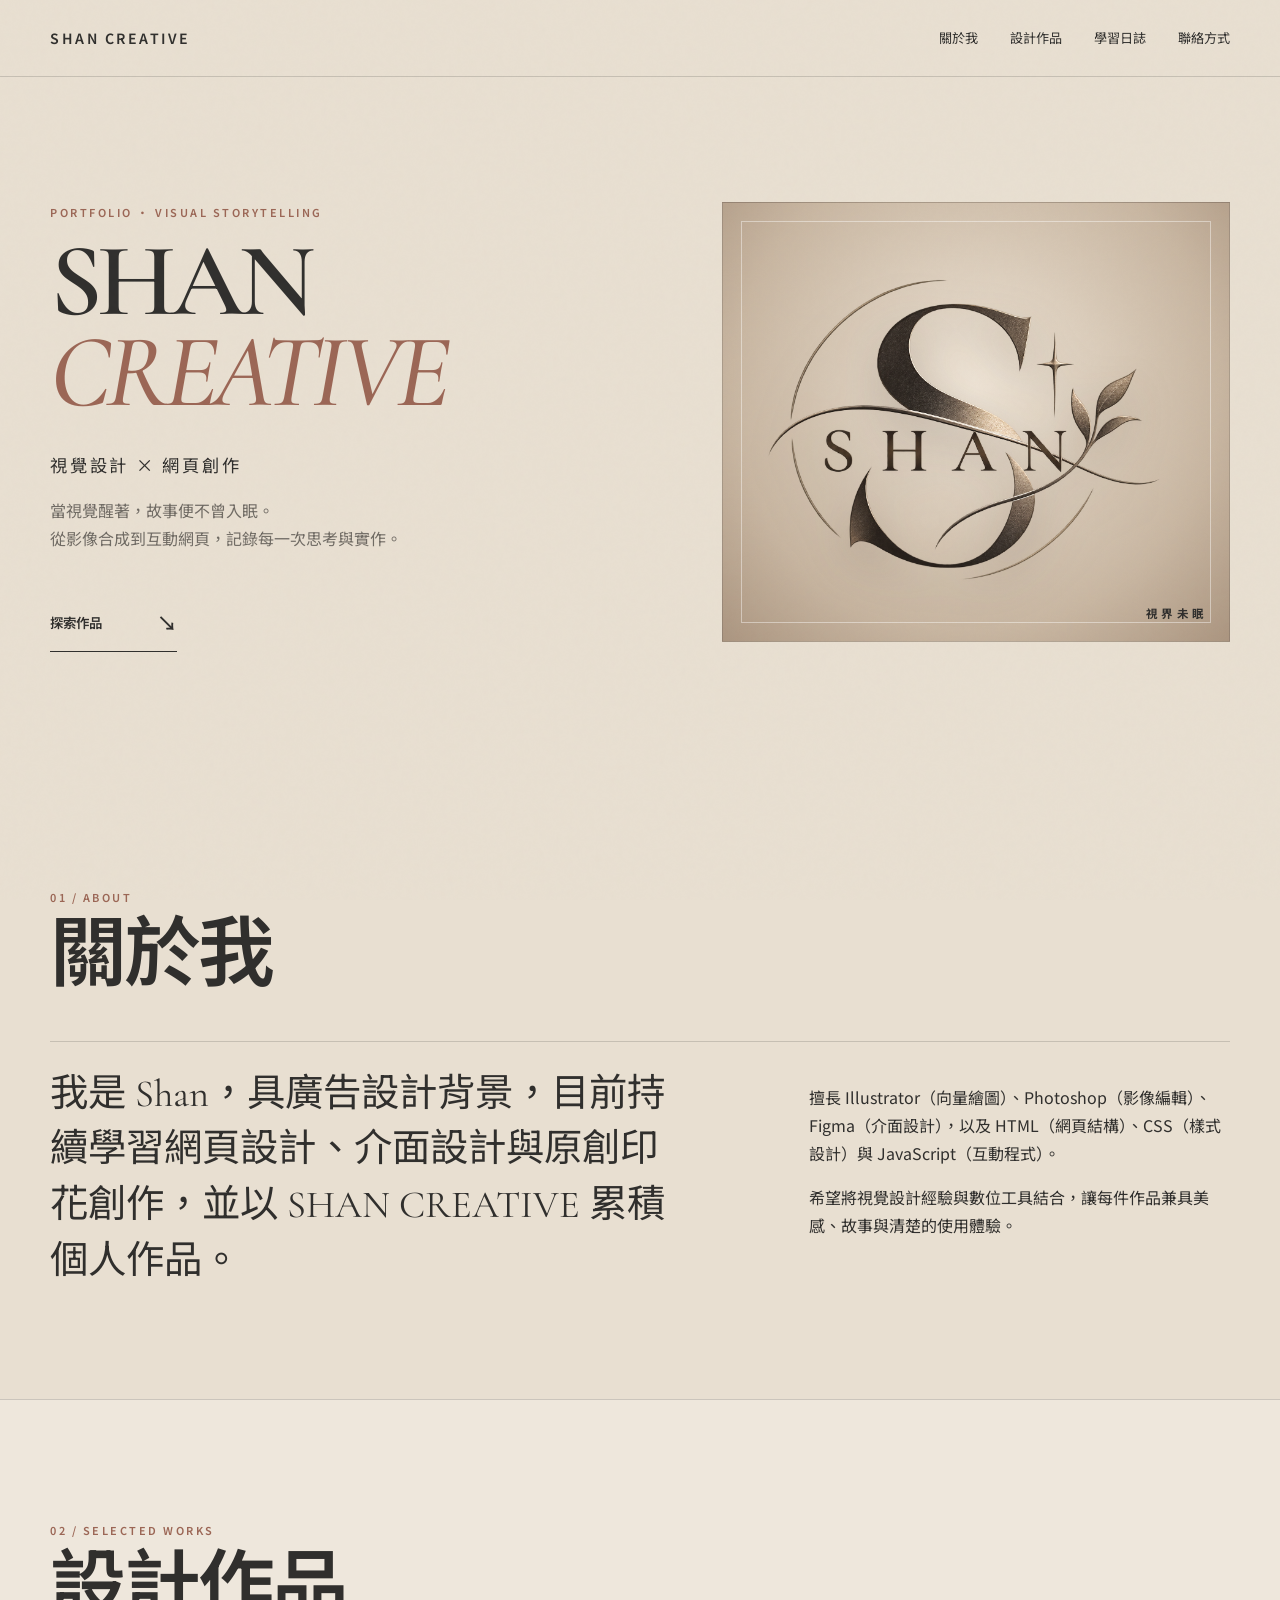
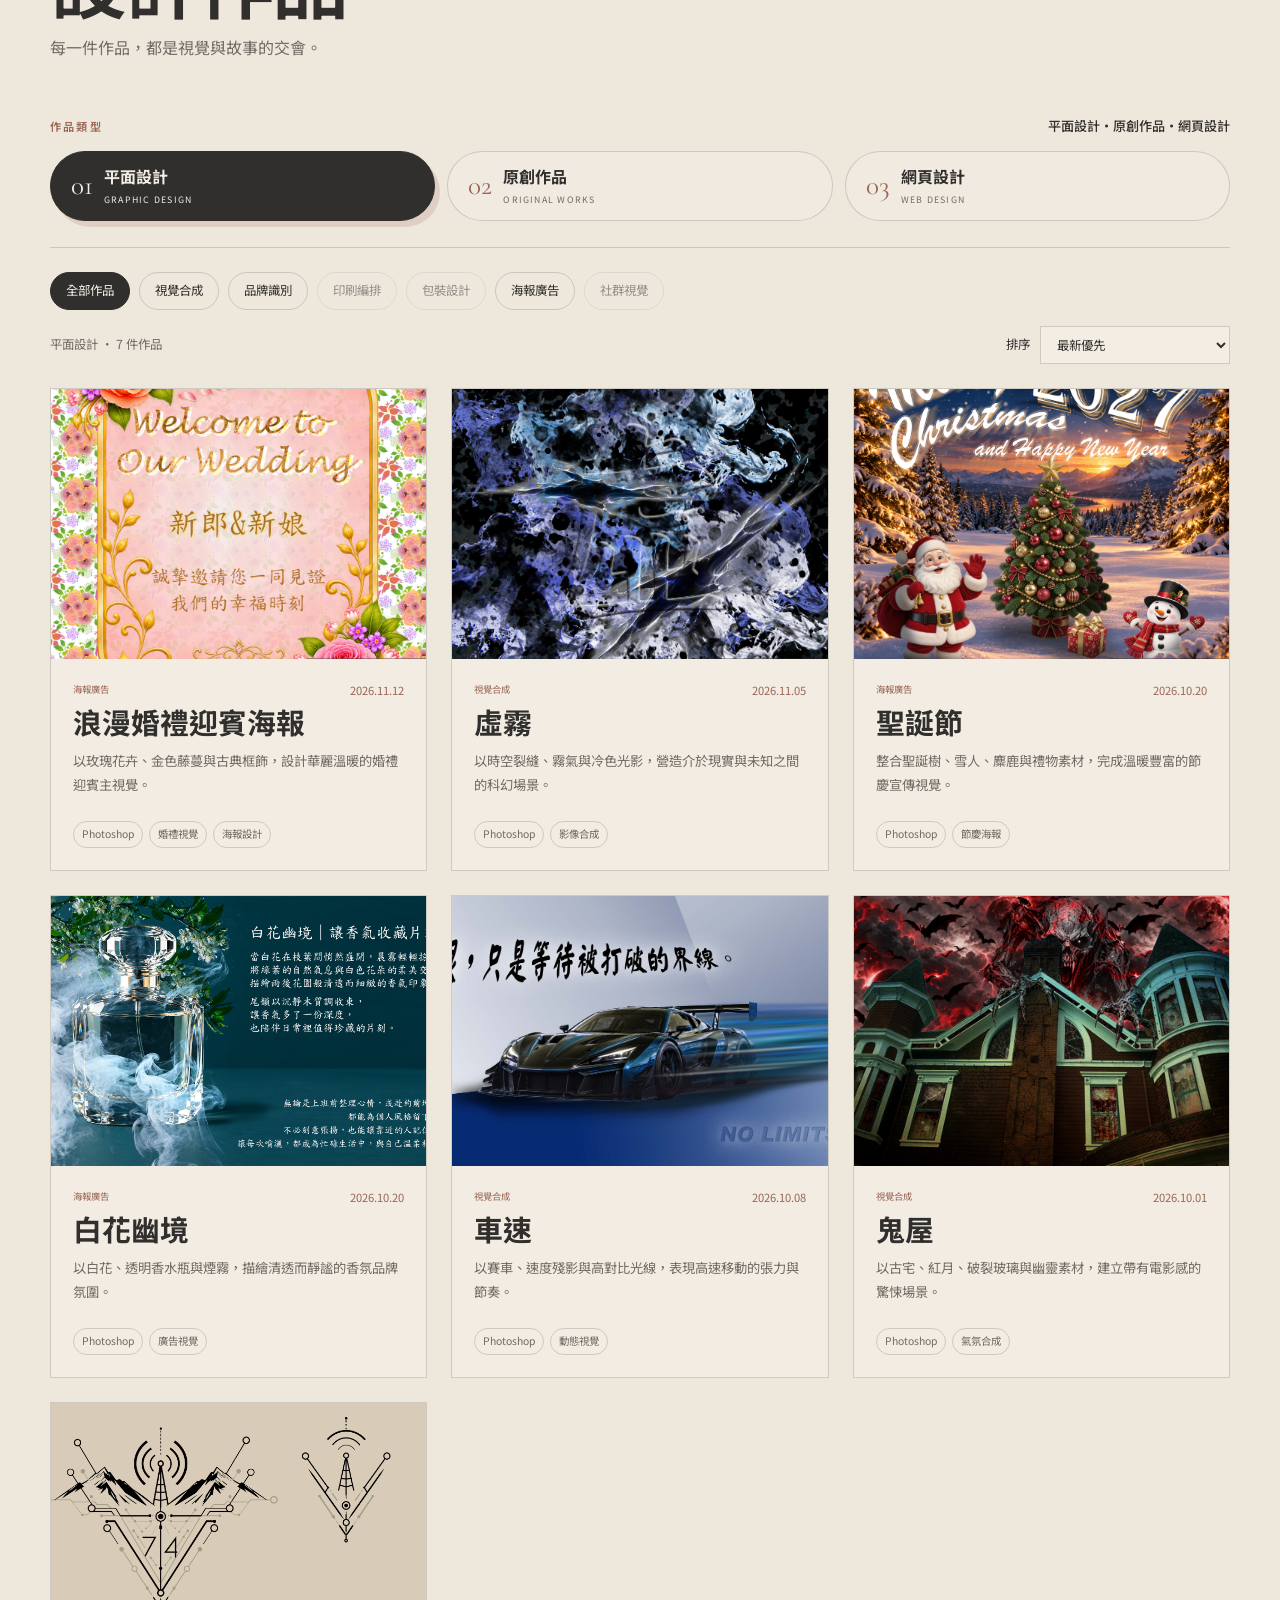
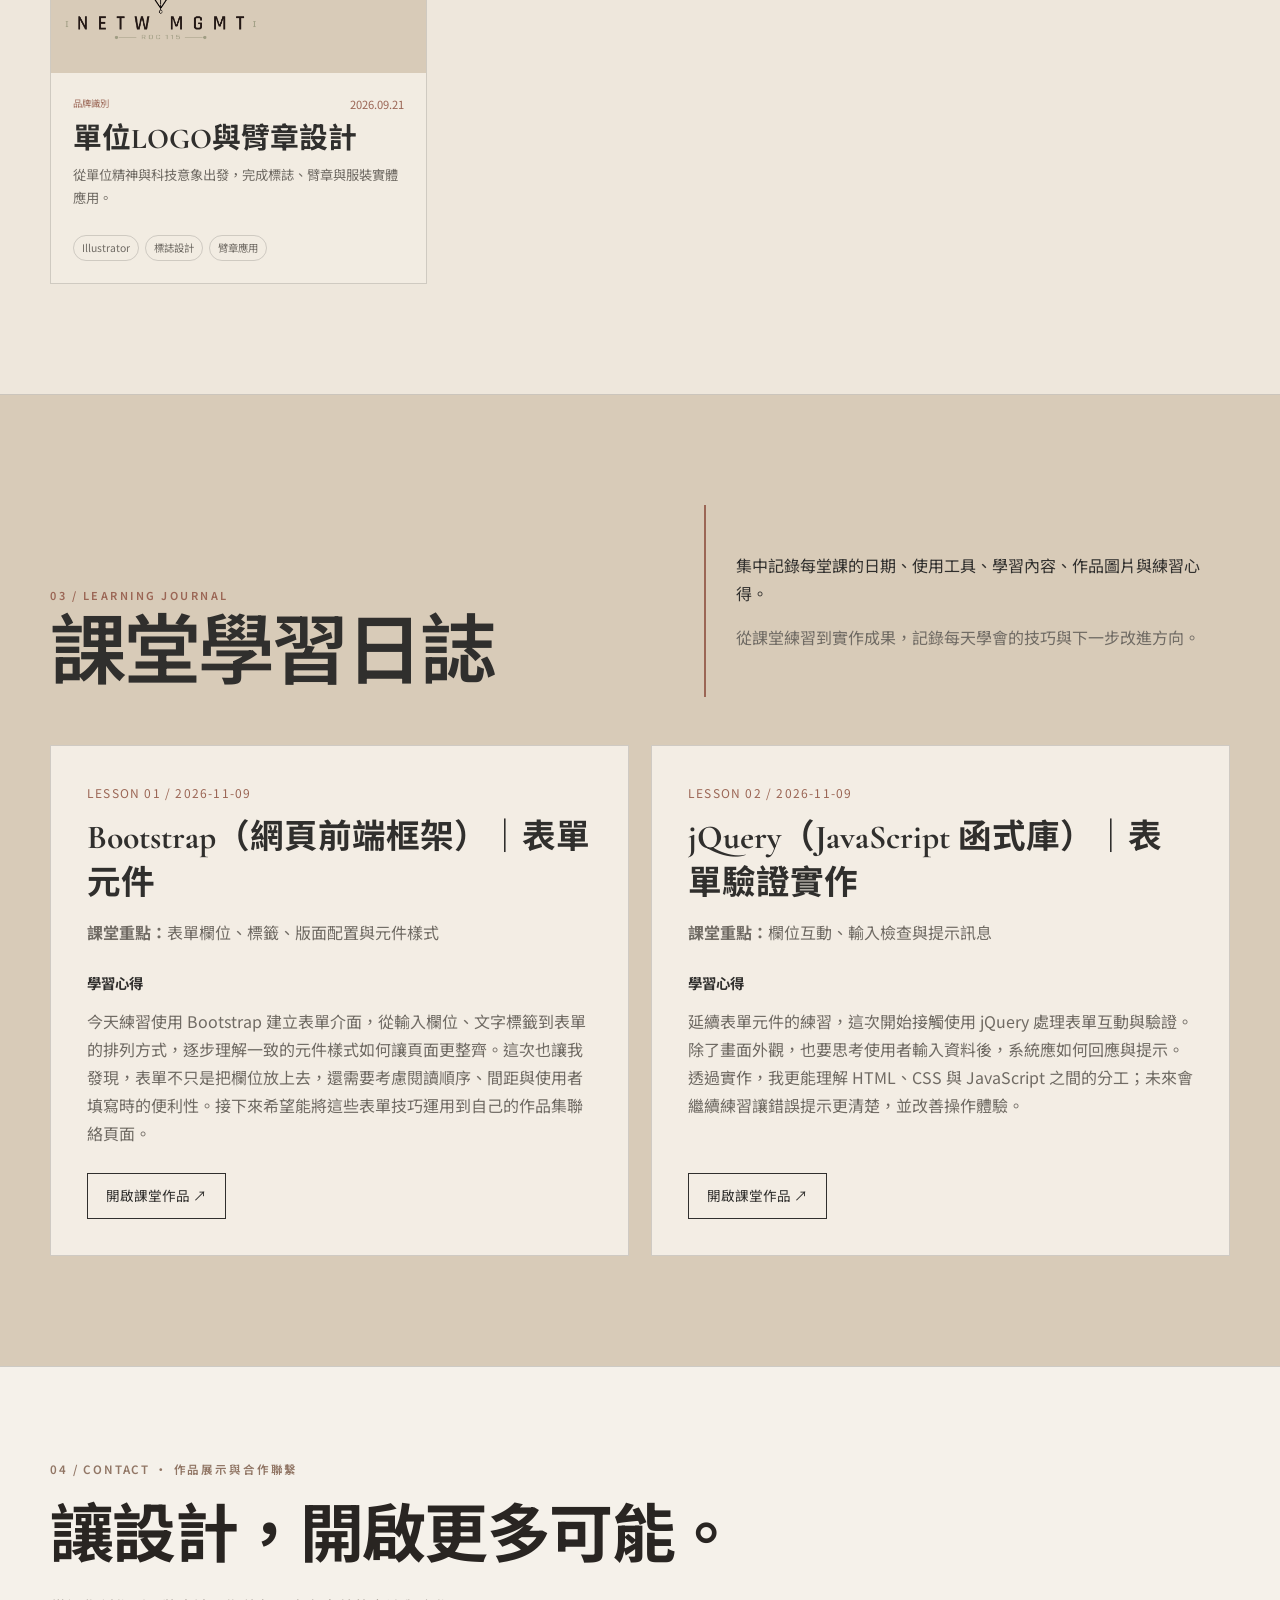
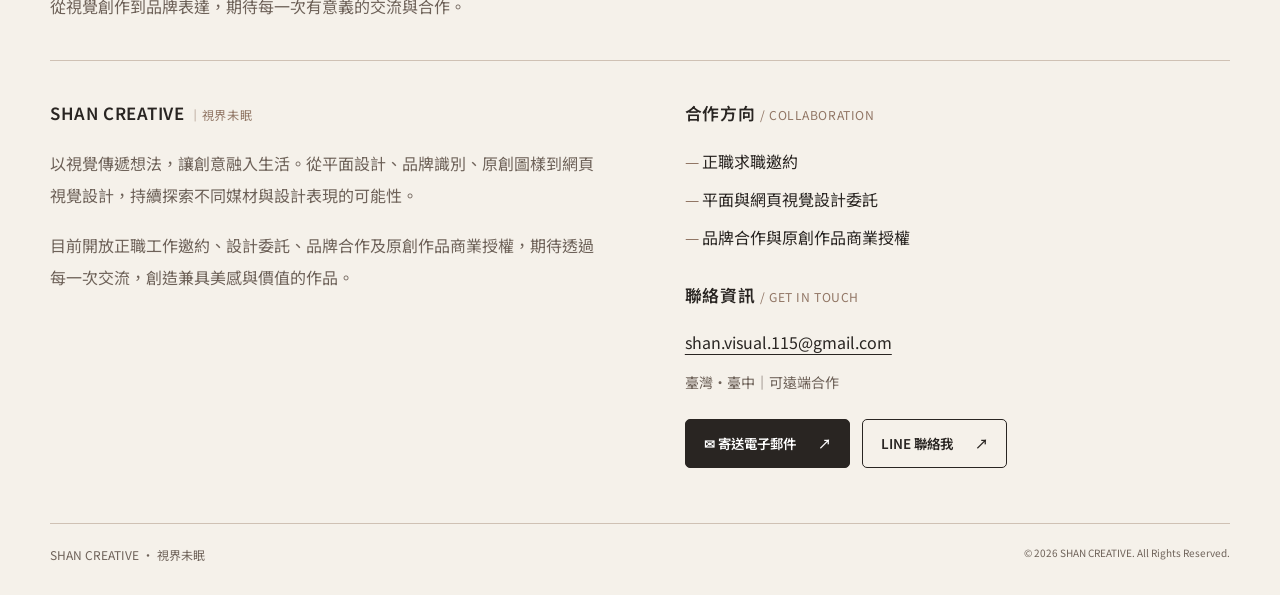
<file: index.html>
<!doctype html>
<html lang="zh-Hant">

<head>
  <meta charset="UTF-8">
  <meta name="viewport" content="width=device-width,initial-scale=1">
  <meta name="description" content="SHAN CREATIVE 平面設計、原創作品與網頁設計作品集。">
  <title>SHAN CREATIVE｜個人設計作品集</title>
  <link rel="stylesheet" href="css/style.css">
</head>

<body>
  <header class="site-header">
    <nav class="nav wrap" aria-label="主要導覽">
      <a class="brand" href="#home">SHAN CREATIVE</a>
      <button class="menu-toggle" type="button" aria-expanded="false" aria-controls="navLinks"
        aria-label="開啟導覽選單"><span></span><span></span></button>
      <div class="nav-links" id="navLinks"><a href="#about">關於我</a><a href="#works">設計作品</a><a
          href="#journal">學習日誌</a><a href="#contact">聯絡方式</a></div>
    </nav>
  </header>
  <main>
    <section class="hero" id="home">
      <div class="wrap hero-grid">
        <div class="hero-copy">
          <p class="eyebrow">PORTFOLIO · VISUAL STORYTELLING</p>
          <h1>SHAN<br><em>CREATIVE</em></h1>
          <p class="hero-role">視覺設計 × 網頁創作</p>
          <p class="lead">當視覺醒著，故事便不曾入眠。<br>從影像合成到互動網頁，記錄每一次思考與實作。</p><a class="primary-link" href="#works">探索作品
            <span>↘</span></a>
        </div>
        <div class="hero-art">
          <img src="../02_images/01_SHAN_LOGO.png" alt="SHAN CREATIVE 金屬質感品牌標誌">
          <b>視界未眠</b>
        </div>
      </div>
    </section>
    <section class="section wrap" id="about">
      <header class="section-head">
        <p>01 / ABOUT</p>
        <h2>關於我</h2>
      </header>
      <div class="about-grid">
        <p class="about-lead">我是 Shan，具廣告設計背景，目前持續學習網頁設計、介面設計與原創印花創作，並以 SHAN CREATIVE 累積個人作品。</p>
        <div>
          <p>擅長 Illustrator（向量繪圖）、Photoshop（影像編輯）、Figma（介面設計），以及 HTML（網頁結構）、CSS（樣式設計）與 JavaScript（互動程式）。</p>
          <p>希望將視覺設計經驗與數位工具結合，讓每件作品兼具美感、故事與清楚的使用體驗。</p>
        </div>
      </div>
    </section>
    <section class="section works-section" id="works">
      <div class="wrap">
        <header class="section-head">
          <p>02 / SELECTED WORKS</p>
          <h2>設計作品</h2><span>每一件作品，都是視覺與故事的交會。</span>
        </header>
        <div class="work-browser">
          <div class="category-guide">
            <span>作品類型</span>
            <strong>平面設計・原創作品・網頁設計</strong>
          </div>
          <div class="main-tabs" role="tablist" aria-label="作品主分類">
            <button type="button" role="tab" data-group="graphic" aria-selected="true">
              <span>01</span><strong>平面設計</strong><small>GRAPHIC DESIGN</small>
            </button>
            <button type="button" role="tab" data-group="original" aria-selected="false">
              <span>02</span><strong>原創作品</strong><small>ORIGINAL WORKS</small>
            </button>
            <button type="button" role="tab" data-group="web" aria-selected="false">
              <span>03</span><strong>網頁設計</strong><small>WEB DESIGN</small>
            </button>
          </div>
          <div class="work-controls">
            <div class="subfilters" id="subfilters" aria-label="作品細分類"></div>
            <div class="result-tools">
              <p id="resultCount" aria-live="polite"></p><label>排序<select id="sortSelect">
                  <option value="newest">最新優先</option>
                  <option value="oldest">最舊優先</option>
                  <option value="title">名稱排序</option>
                </select></label>
            </div>
          </div>
          <div class="works-grid" id="worksGrid"></div>
          <div class="empty-state" id="emptyState" hidden><span>⌑</span><strong>尚無作品</strong>
            <p>未來新增此類作品後，將自動顯示在這裡。</p>
          </div>
          <div class="load-wrap"><button class="load-more" id="loadMore" type="button">載入更多作品</button></div>
        </div>
      </div>
    </section>
    <section class="section journal" id="journal">
      <div class="wrap journal-grid">
        <header class="section-head">
          <p>03 / LEARNING JOURNAL</p>
          <h2>課堂學習日誌</h2>
        </header>
        <div class="journal-copy">
          <p>集中記錄每堂課的日期、使用工具、學習內容、作品圖片與練習心得。</p>
          <p class="muted">從課堂練習到實作成果，記錄每天學會的技巧與下一步改進方向。</p>
        </div>
      </div>
      <div class="wrap journal-list" id="journalList" aria-label="課堂學習作品"></div>
    </section>
  </main>
  <footer id="contact" class="contact-footer">
    <div class="wrap">
      <p class="contact-eyebrow">04 / CONTACT · 作品展示與合作聯繫</p>
      <h2 class="contact-title">讓設計，開啟更多可能。</h2>
      <p class="contact-intro">從視覺創作到品牌表達，期待每一次有意義的交流與合作。</p>
      <div class="contact-grid">
        <div class="contact-about">
          <h3>SHAN CREATIVE <span>｜視界未眠</span></h3>
          <p>以視覺傳遞想法，讓創意融入生活。從平面設計、品牌識別、原創圖樣到網頁視覺設計，持續探索不同媒材與設計表現的可能性。</p>
          <p>目前開放正職工作邀約、設計委託、品牌合作及原創作品商業授權，期待透過每一次交流，創造兼具美感與價值的作品。</p>
        </div>
        <div class="contact-details">
          <h3>合作方向 <span>/ COLLABORATION</span></h3>
          <ul>
            <li>正職求職邀約</li>
            <li>平面與網頁視覺設計委託</li>
            <li>品牌合作與原創作品商業授權</li>
          </ul>
          <h3>聯絡資訊 <span>/ GET IN TOUCH</span></h3>
          <a class="contact-email" href="mailto:shan.visual.115@gmail.com">shan.visual.115@gmail.com</a>
          <p class="contact-location">臺灣・臺中｜可遠端合作</p>
          <div class="contact-actions">
            <a href="mailto:shan.visual.115@gmail.com" class="contact-button contact-button-primary">✉ 寄送電子郵件 <span
                aria-hidden="true">↗</span></a>
            <a href="https://line.me/ti/p/cZGt4hqYcx" class="contact-button contact-button-secondary" target="_blank"
              rel="noopener noreferrer">LINE 聯絡我 <span aria-hidden="true">↗</span></a>
          </div>
        </div>
      </div>
      <div class="contact-bottom"><span>SHAN CREATIVE · 視界未眠</span><small>© <span id="year"></span> SHAN CREATIVE. All
          Rights Reserved.</small></div>
    </div>
  </footer>
  <dialog class="project-dialog" id="projectDialog" aria-labelledby="dialogTitle"><button class="dialog-close"
      type="button" aria-label="關閉作品視窗">×</button>
    <div id="dialogContent"></div>
  </dialog>
  <script src="js/app.js"></script>
</body>

</html>
</file>
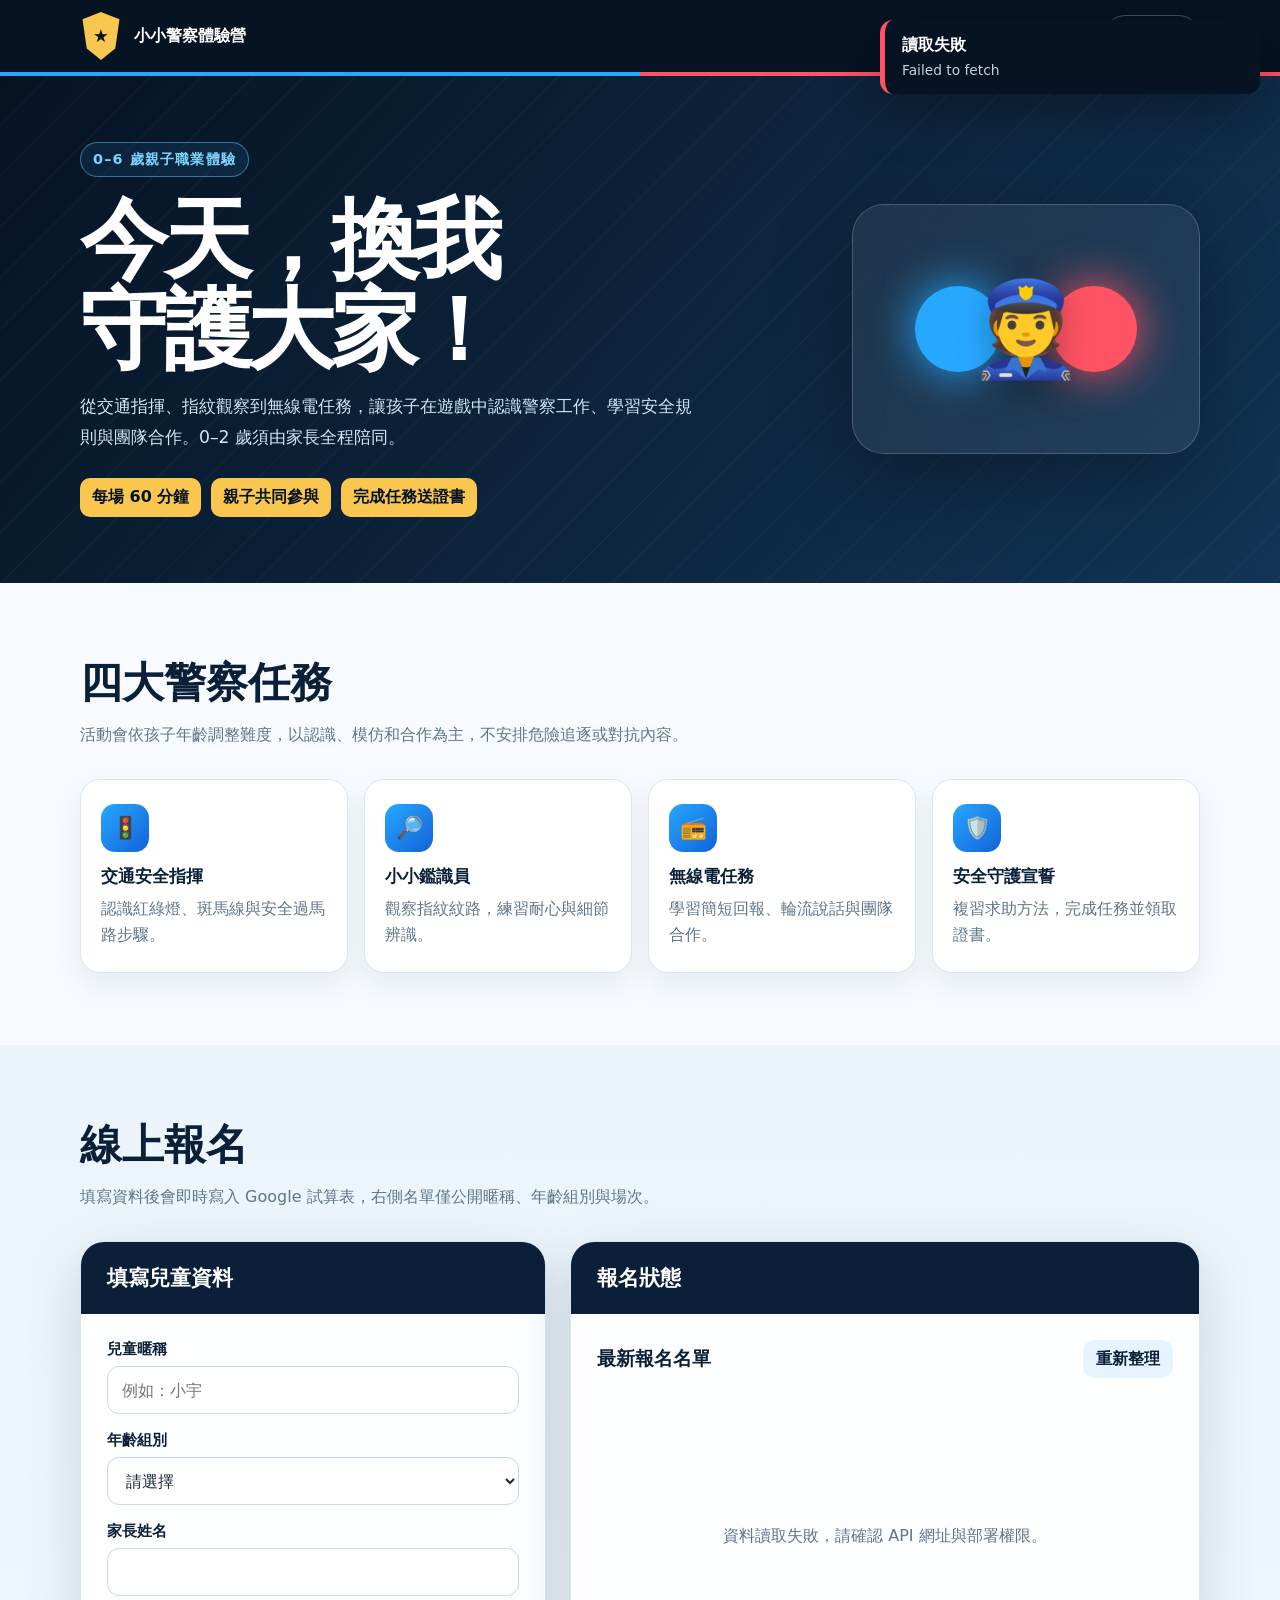
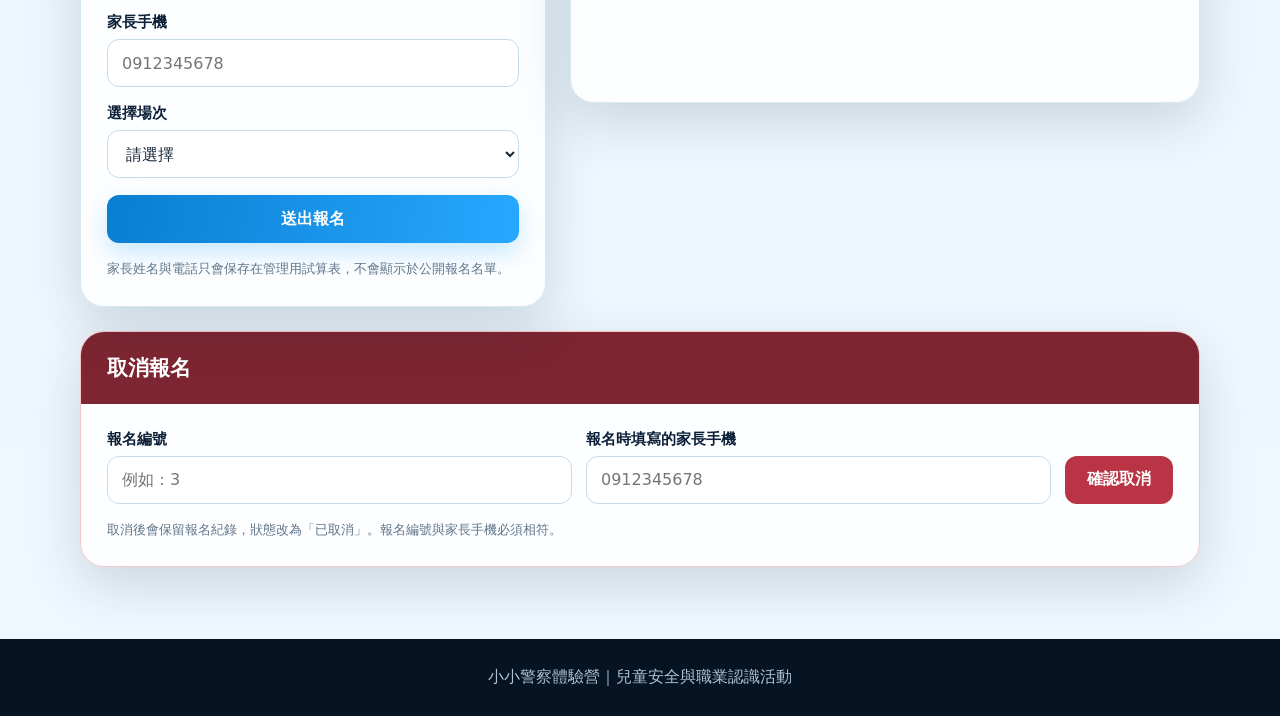
<file: 01_works/03_網頁設計/1150908_police_小小警察體驗營/police.html>
<!DOCTYPE html>
<html lang="zh-Hant-TW">
<head>
  <meta charset="UTF-8">
  <meta name="viewport" content="width=device-width, initial-scale=1.0">
  <meta name="description" content="0-6歲兒童小小警察體驗課線上報名">
  <title>小小警察體驗課｜線上報名</title>
  <style>
    :root {
      --navy-950: #061323;
      --navy-900: #0b2038;
      --navy-800: #123454;
      --police-blue: #27a8ff;
      --light-blue: #7dd3fc;
      --signal-red: #ff5364;
      --badge-gold: #f9c74f;
      --paper: #f7fbff;
      --ink: #17283a;
      --muted: #60758a;
      --white: #ffffff;
      --line: #d7e8f5;
      --success: #17a673;
      --shadow: 0 18px 55px rgba(7, 28, 52, .16);
    }

    * { box-sizing: border-box; }
    html { scroll-behavior: smooth; }

    body {
      margin: 0;
      color: var(--ink);
      font-family: "Noto Sans TC", "Microsoft JhengHei", system-ui, sans-serif;
      background:
        radial-gradient(circle at 12% 4%, rgba(39,168,255,.12), transparent 27rem),
        linear-gradient(180deg, #eef8ff 0%, var(--paper) 36rem);
    }

    button, input, select { font: inherit; }

    .topbar {
      color: var(--white);
      background: var(--navy-950);
      border-bottom: 4px solid;
      border-image: linear-gradient(90deg, var(--police-blue) 50%, var(--signal-red) 50%) 1;
    }

    .nav {
      display: flex;
      align-items: center;
      justify-content: space-between;
      width: min(1120px, calc(100% - 32px));
      min-height: 72px;
      margin: auto;
    }

    .brand { display: flex; align-items: center; gap: 12px; font-weight: 900; }

    .shield {
      display: grid;
      width: 42px;
      height: 48px;
      place-items: center;
      color: var(--navy-950);
      background: var(--badge-gold);
      clip-path: polygon(50% 0, 94% 15%, 84% 76%, 50% 100%, 16% 76%, 6% 15%);
      font-size: 1.1rem;
    }

    .nav a {
      padding: 10px 15px;
      border: 1px solid rgba(255,255,255,.24);
      border-radius: 999px;
      color: var(--white);
      text-decoration: none;
      font-weight: 800;
    }

    .hero {
      position: relative;
      overflow: hidden;
      color: var(--white);
      background: linear-gradient(128deg, var(--navy-950), var(--navy-800));
    }

    .hero::after {
      content: "";
      position: absolute;
      inset: 0;
      opacity: .22;
      background-image: repeating-linear-gradient(135deg, transparent 0 34px, rgba(255,255,255,.14) 35px 36px);
      pointer-events: none;
    }

    .hero-inner {
      position: relative;
      z-index: 1;
      display: grid;
      grid-template-columns: 1.35fr .65fr;
      align-items: center;
      gap: 48px;
      width: min(1120px, calc(100% - 32px));
      min-height: 460px;
      margin: auto;
      padding: 66px 0;
    }

    .kicker {
      display: inline-flex;
      padding: 7px 12px;
      border: 1px solid rgba(125,211,252,.45);
      border-radius: 999px;
      color: var(--light-blue);
      background: rgba(39,168,255,.1);
      font-size: .9rem;
      font-weight: 900;
      letter-spacing: .08em;
    }

    h1 { margin: 18px 0 16px; font-size: clamp(2.45rem, 7vw, 5.5rem); line-height: 1.02; letter-spacing: -.05em; }
    .hero p { max-width: 620px; margin: 0; color: #cfe8f8; font-size: 1.08rem; line-height: 1.8; }

    .hero-facts { display: flex; flex-wrap: wrap; gap: 10px; margin-top: 25px; }
    .hero-facts span { padding: 9px 12px; border-radius: 10px; color: var(--navy-950); background: var(--badge-gold); font-weight: 900; }

    .siren-card {
      position: relative;
      height: 250px;
      border: 1px solid rgba(255,255,255,.18);
      border-radius: 32px;
      background: rgba(255,255,255,.07);
      box-shadow: 0 26px 80px rgba(0,0,0,.3);
      backdrop-filter: blur(16px);
    }

    .siren-card::before, .siren-card::after {
      content: "";
      position: absolute;
      top: 50%;
      width: 86px;
      height: 86px;
      border-radius: 50%;
      transform: translateY(-50%);
      animation: pulse 1.8s ease-in-out infinite;
    }

    .siren-card::before { left: 18%; background: var(--police-blue); box-shadow: 0 0 46px var(--police-blue); }
    .siren-card::after { right: 18%; background: var(--signal-red); box-shadow: 0 0 46px var(--signal-red); animation-delay: -.9s; }
    .cap { position: absolute; z-index: 2; inset: 0; display: grid; place-items: center; font-size: 5.8rem; filter: drop-shadow(0 12px 16px rgba(0,0,0,.25)); }

    @keyframes pulse { 0%,100% { opacity: .32; transform: translateY(-50%) scale(.82); } 50% { opacity: .9; transform: translateY(-50%) scale(1.08); } }

    .section { width: min(1120px, calc(100% - 32px)); margin: auto; padding: 72px 0; }
    .section-title { margin: 0 0 10px; color: var(--navy-900); font-size: clamp(1.8rem, 4vw, 2.6rem); }
    .section-lead { margin: 0 0 30px; color: var(--muted); line-height: 1.75; }

    .missions { display: grid; grid-template-columns: repeat(4, 1fr); gap: 16px; }
    .mission { padding: 24px 20px; border: 1px solid var(--line); border-radius: 20px; background: var(--white); box-shadow: 0 12px 30px rgba(7,28,52,.07); }
    .mission b { display: block; margin: 13px 0 8px; color: var(--navy-900); font-size: 1.06rem; }
    .mission p { margin: 0; color: var(--muted); line-height: 1.65; }
    .mission-icon { display: grid; width: 48px; height: 48px; place-items: center; border-radius: 14px; color: var(--white); background: linear-gradient(135deg, var(--police-blue), #1262d8); font-size: 1.35rem; }

    .register-zone { background: linear-gradient(180deg, rgba(215,232,245,.34), rgba(238,248,255,.8)); }
    .register-grid { display: grid; grid-template-columns: .85fr 1.15fr; gap: 24px; align-items: start; }

    .card { border: 1px solid var(--line); border-radius: 24px; background: rgba(255,255,255,.88); box-shadow: var(--shadow); overflow: hidden; }
    .card-header { padding: 22px 26px; color: var(--white); background: var(--navy-900); }
    .card-header h2 { margin: 0; font-size: 1.3rem; }
    .card-body { padding: 26px; }

    .field { margin-bottom: 17px; }
    label { display: block; margin-bottom: 7px; color: var(--navy-900); font-size: .92rem; font-weight: 900; }
    input, select { width: 100%; min-height: 48px; padding: 0 14px; border: 1px solid #c9dae7; border-radius: 12px; outline: none; color: var(--ink); background: var(--white); transition: .2s; }
    input:focus, select:focus { border-color: var(--police-blue); box-shadow: 0 0 0 4px rgba(39,168,255,.14); transform: translateY(-1px); }

    .submit-btn, .refresh-btn {
      display: inline-flex;
      align-items: center;
      justify-content: center;
      gap: 8px;
      min-height: 48px;
      border: 0;
      border-radius: 12px;
      color: var(--white);
      background: linear-gradient(100deg, #087ed0, var(--police-blue));
      box-shadow: 0 10px 24px rgba(39,168,255,.25);
      font-weight: 900;
      cursor: pointer;
      transition: transform .2s, box-shadow .2s;
    }

    .submit-btn { width: 100%; }
    .submit-btn:hover:not(:disabled), .refresh-btn:hover { transform: translateY(-2px); box-shadow: 0 14px 30px rgba(39,168,255,.34); }
    .submit-btn:disabled { opacity: .62; cursor: wait; }
    .refresh-btn { min-height: 38px; padding: 0 13px; color: var(--navy-900); background: #e5f4ff; box-shadow: none; }

    .table-heading { display: flex; align-items: center; justify-content: space-between; gap: 14px; margin-bottom: 18px; }
    .table-heading h3 { margin: 0; color: var(--navy-900); }
    .table-wrap { overflow-x: auto; border: 1px solid var(--line); border-radius: 14px; }
    table { width: 100%; min-width: 660px; border-collapse: collapse; }
    th, td { padding: 14px 12px; border-bottom: 1px solid #e6eff6; text-align: left; }
    th { color: #426077; background: #eff8fe; font-size: .82rem; }
    td { font-size: .92rem; }
    tbody tr:hover { background: #f7fcff; }

    .status { display: inline-flex; padding: 5px 9px; border-radius: 999px; color: #087553; background: #dff8ee; font-size: .8rem; font-weight: 900; }
    .status.cancelled { color: #a52d3b; background: #ffe5e9; }
    .state { display: grid; min-height: 280px; place-items: center; color: var(--muted); text-align: center; }
    .spinner { width: 45px; height: 45px; margin: 0 auto 14px; border: 4px solid #dcecf7; border-top-color: var(--police-blue); border-right-color: var(--signal-red); border-radius: 50%; animation: spin .8s linear infinite; }
    @keyframes spin { to { transform: rotate(360deg); } }

    .toast-area { position: fixed; z-index: 20; top: 20px; right: 20px; display: grid; width: min(380px, calc(100% - 40px)); gap: 10px; }
    .toast { padding: 15px 17px; border-left: 5px solid var(--success); border-radius: 13px; color: var(--white); background: var(--navy-950); box-shadow: 0 20px 50px rgba(0,0,0,.3); animation: toast-in .3s ease; }
    .toast.error { border-left-color: var(--signal-red); }
    .toast strong { display: block; margin-bottom: 4px; }
    .toast small { color: #bfd4e3; font-size: .86rem; }
    @keyframes toast-in { from { opacity: 0; transform: translateY(-10px); } }

    .privacy-note { margin: 15px 0 0; color: var(--muted); font-size: .83rem; line-height: 1.6; }
    .cancel-card { margin-top: 24px; border-color: #f3c7cc; }
    .cancel-card .card-header { background: #7d2631; }
    .cancel-grid { display: grid; grid-template-columns: 1fr 1fr auto; gap: 14px; align-items: end; }
    .cancel-grid .field { margin: 0; }
    .cancel-btn { min-height: 48px; padding: 0 22px; border: 0; border-radius: 12px; color: var(--white); background: #b93445; font-weight: 900; cursor: pointer; }
    .cancel-btn:hover:not(:disabled) { background: #9e2939; }
    .cancel-btn:disabled { opacity: .62; cursor: wait; }
    footer { padding: 28px 16px; color: #abc2d4; background: var(--navy-950); text-align: center; }

    @media (max-width: 900px) {
      .hero-inner, .register-grid { grid-template-columns: 1fr; }
      .siren-card { display: none; }
      .missions { grid-template-columns: repeat(2, 1fr); }
    }

    @media (max-width: 560px) {
      .nav { min-height: 64px; }
      .nav a { display: none; }
      .hero-inner { min-height: 0; padding: 55px 0; }
      .missions { grid-template-columns: 1fr; }
      .section { padding: 54px 0; }
      .card-body { padding: 20px 16px; }
      .cancel-grid { grid-template-columns: 1fr; }
    }

    @media (prefers-reduced-motion: reduce) {
      *, *::before, *::after { scroll-behavior: auto !important; animation-duration: .01ms !important; animation-iteration-count: 1 !important; }
    }
  </style>
</head>
<body>
  <header class="topbar">
    <nav class="nav" aria-label="主要導覽">
      <div class="brand"><span class="shield">★</span><span>小小警察體驗營</span></div>
      <a href="#registration">立即報名</a>
    </nav>
  </header>

  <main>
    <section class="hero">
      <div class="hero-inner">
        <div>
          <span class="kicker">0–6 歲親子職業體驗</span>
          <h1>今天，換我<br>守護大家！</h1>
          <p>從交通指揮、指紋觀察到無線電任務，讓孩子在遊戲中認識警察工作、學習安全規則與團隊合作。0–2 歲須由家長全程陪同。</p>
          <div class="hero-facts">
            <span>每場 60 分鐘</span>
            <span>親子共同參與</span>
            <span>完成任務送證書</span>
          </div>
        </div>
        <div class="siren-card" aria-hidden="true"><div class="cap">👮</div></div>
      </div>
    </section>

    <section class="section" aria-labelledby="missions-title">
      <h2 id="missions-title" class="section-title">四大警察任務</h2>
      <p class="section-lead">活動會依孩子年齡調整難度，以認識、模仿和合作為主，不安排危險追逐或對抗內容。</p>
      <div class="missions">
        <article class="mission"><span class="mission-icon">🚦</span><b>交通安全指揮</b><p>認識紅綠燈、斑馬線與安全過馬路步驟。</p></article>
        <article class="mission"><span class="mission-icon">🔎</span><b>小小鑑識員</b><p>觀察指紋紋路，練習耐心與細節辨識。</p></article>
        <article class="mission"><span class="mission-icon">📻</span><b>無線電任務</b><p>學習簡短回報、輪流說話與團隊合作。</p></article>
        <article class="mission"><span class="mission-icon">🛡️</span><b>安全守護宣誓</b><p>複習求助方法，完成任務並領取證書。</p></article>
      </div>
    </section>

    <section id="registration" class="register-zone">
      <div class="section">
        <h2 class="section-title">線上報名</h2>
        <p class="section-lead">填寫資料後會即時寫入 Google 試算表，右側名單僅公開暱稱、年齡組別與場次。</p>

        <div class="register-grid">
          <article class="card">
            <header class="card-header"><h2>填寫兒童資料</h2></header>
            <div class="card-body">
              <form id="registrationForm">
                <div class="field"><label for="childNickname">兒童暱稱</label><input id="childNickname" name="childNickname" maxlength="30" placeholder="例如：小宇" required></div>
                <div class="field"><label for="ageGroup">年齡組別</label><select id="ageGroup" name="ageGroup" required><option value="">請選擇</option><option>0-2歲</option><option>3-4歲</option><option>5-6歲</option></select></div>
                <div class="field"><label for="guardianName">家長姓名</label><input id="guardianName" name="guardianName" maxlength="30" autocomplete="name" required></div>
                <div class="field"><label for="guardianPhone">家長手機</label><input id="guardianPhone" name="guardianPhone" type="tel" inputmode="numeric" pattern="09[0-9]{8}" maxlength="10" placeholder="0912345678" autocomplete="tel" required></div>
                <div class="field"><label for="session">選擇場次</label><select id="session" name="session" required><option value="">請選擇</option><option>10/17（六）09:30</option><option>10/17（六）14:00</option><option>10/18（日）09:30</option></select></div>
                <button id="submitButton" class="submit-btn" type="submit">送出報名</button>
              </form>
              <p class="privacy-note">家長姓名與電話只會保存在管理用試算表，不會顯示於公開報名名單。</p>
            </div>
          </article>

          <article class="card">
            <header class="card-header"><h2>報名狀態</h2></header>
            <div class="card-body">
              <div class="table-heading"><h3>最新報名名單</h3><button id="refreshButton" class="refresh-btn" type="button">重新整理</button></div>
              <div id="listRegion" aria-live="polite"></div>
            </div>
          </article>
        </div>

        <article class="card cancel-card">
          <header class="card-header"><h2>取消報名</h2></header>
          <div class="card-body">
            <form id="cancelForm" class="cancel-grid">
              <div class="field">
                <label for="cancelId">報名編號</label>
                <input id="cancelId" name="id" type="number" min="1" inputmode="numeric" placeholder="例如：3" required>
              </div>
              <div class="field">
                <label for="cancelPhone">報名時填寫的家長手機</label>
                <input id="cancelPhone" name="guardianPhone" type="tel" inputmode="numeric" pattern="09[0-9]{8}" maxlength="10" placeholder="0912345678" required>
              </div>
              <button id="cancelButton" class="cancel-btn" type="submit">確認取消</button>
            </form>
            <p class="privacy-note">取消後會保留報名紀錄，狀態改為「已取消」。報名編號與家長手機必須相符。</p>
          </div>
        </article>
      </div>
    </section>
  </main>

  <footer>小小警察體驗營｜兒童安全與職業認識活動</footer>
  <div id="toastArea" class="toast-area" aria-live="assertive"></div>

  <script>
    // 請替換成 Google Apps Script 部署後的網頁應用程式網址。
    const API_URL = 'https://script.google.com/macros/s/AKfycbx4mUBwqPym5X8KjtrMl8HXGtgxvkDzywi6h5o-GDGwvwAczdf4IjKMvzDMPuoRfEcXrg/exec';

    const form = document.getElementById('registrationForm');
    const cancelForm = document.getElementById('cancelForm');
    const submitButton = document.getElementById('submitButton');
    const cancelButton = document.getElementById('cancelButton');
    const refreshButton = document.getElementById('refreshButton');
    const listRegion = document.getElementById('listRegion');
    const toastArea = document.getElementById('toastArea');

    function apiIsReady() {
      return API_URL && !API_URL.includes('請貼上你的');
    }

    function showState(message, loading = false) {
      listRegion.replaceChildren();
      const state = document.createElement('div');
      state.className = 'state';
      const box = document.createElement('div');
      if (loading) {
        const spinner = document.createElement('div');
        spinner.className = 'spinner';
        spinner.setAttribute('aria-hidden', 'true');
        box.appendChild(spinner);
      }
      const text = document.createElement('p');
      text.textContent = message;
      box.appendChild(text);
      state.appendChild(box);
      listRegion.appendChild(state);
    }

    function renderRegistrations(items) {
      listRegion.replaceChildren();
      if (!items.length) {
        showState('目前還沒有報名資料。');
        return;
      }

      const wrapper = document.createElement('div');
      wrapper.className = 'table-wrap';
      const table = document.createElement('table');
      const thead = document.createElement('thead');
      const headRow = document.createElement('tr');

      ['編號', '兒童暱稱', '年齡', '場次', '狀態'].forEach(text => {
        const th = document.createElement('th');
        th.scope = 'col';
        th.textContent = text;
        headRow.appendChild(th);
      });

      thead.appendChild(headRow);
      const tbody = document.createElement('tbody');

      items.forEach(item => {
        const row = document.createElement('tr');
        [item.id, item.childNickname, item.ageGroup, item.session].forEach(value => {
          const td = document.createElement('td');
          td.textContent = value == null ? '' : String(value);
          row.appendChild(td);
        });
        const statusCell = document.createElement('td');
        const badge = document.createElement('span');
        badge.className = `status${item.status === '已取消' ? ' cancelled' : ''}`;
        badge.textContent = item.status || '報名成功';
        statusCell.appendChild(badge);
        row.appendChild(statusCell);
        tbody.appendChild(row);
      });

      table.append(thead, tbody);
      wrapper.appendChild(table);
      listRegion.appendChild(wrapper);
    }

    async function fetchRegistrations() {
      if (!apiIsReady()) {
        showState('請先在 index.html 內填入 API_URL。');
        return;
      }

      showState('正在讀取報名資料…', true);

      try {
        const response = await fetch(`${API_URL}?action=read`);
        if (!response.ok) throw new Error(`HTTP ${response.status}`);
        const result = await response.json();
        if (result.status !== 'success') throw new Error(result.message || '讀取失敗');
        renderRegistrations(Array.isArray(result.data) ? result.data : []);
      } catch (error) {
        showState('資料讀取失敗，請確認 API 網址與部署權限。');
        showToast('讀取失敗', error.message, true);
      }
    }

    function setSubmitting(isLoading) {
      submitButton.disabled = isLoading;
      submitButton.textContent = isLoading ? '報名資料送出中…' : '送出報名';
    }

    function showToast(title, message, isError = false) {
      const toast = document.createElement('div');
      toast.className = `toast${isError ? ' error' : ''}`;
      const strong = document.createElement('strong');
      strong.textContent = title;
      const small = document.createElement('small');
      small.textContent = message;
      toast.append(strong, small);
      toastArea.appendChild(toast);
      setTimeout(() => toast.remove(), 4500);
    }

    form.addEventListener('submit', async event => {
      event.preventDefault();
      if (!apiIsReady()) {
        showToast('尚未設定 API', '請先替換 index.html 裡的 API_URL。', true);
        return;
      }

      const data = new FormData(form);
      const payload = {
        childNickname: String(data.get('childNickname') || '').trim(),
        ageGroup: String(data.get('ageGroup') || ''),
        guardianName: String(data.get('guardianName') || '').trim(),
        guardianPhone: String(data.get('guardianPhone') || '').trim(),
        session: String(data.get('session') || '')
      };

      setSubmitting(true);

      try {
        const response = await fetch(API_URL, {
          method: 'POST',
          headers: { 'Content-Type': 'text/plain' },
          body: JSON.stringify(payload)
        });
        if (!response.ok) throw new Error(`HTTP ${response.status}`);
        const result = await response.json();
        if (result.status !== 'success') throw new Error(result.message || '報名失敗');
        showToast('報名成功', '資料已寫入，請留意後續活動通知。');
        form.reset();
        await fetchRegistrations();
      } catch (error) {
        showToast('報名失敗', error.message, true);
      } finally {
        setSubmitting(false);
      }
    });

    cancelForm.addEventListener('submit', async event => {
      event.preventDefault();

      if (!apiIsReady()) {
        showToast('尚未設定 API', '請先替換 index.html 裡的 API_URL。', true);
        return;
      }

      const data = new FormData(cancelForm);
      const payload = {
        action: 'cancel',
        id: Number(data.get('id')),
        guardianPhone: String(data.get('guardianPhone') || '').trim()
      };

      cancelButton.disabled = true;
      cancelButton.textContent = '取消處理中…';

      try {
        const response = await fetch(API_URL, {
          method: 'POST',
          headers: { 'Content-Type': 'text/plain' },
          body: JSON.stringify(payload)
        });
        if (!response.ok) throw new Error(`HTTP ${response.status}`);
        const result = await response.json();
        if (result.status !== 'success') throw new Error(result.message || '取消失敗');
        showToast('取消完成', result.message || '報名取消成功');
        cancelForm.reset();
        await fetchRegistrations();
      } catch (error) {
        showToast('取消失敗', error.message, true);
      } finally {
        cancelButton.disabled = false;
        cancelButton.textContent = '確認取消';
      }
    });

    refreshButton.addEventListener('click', fetchRegistrations);
    fetchRegistrations();
  </script>
</body>
</html>
</file>
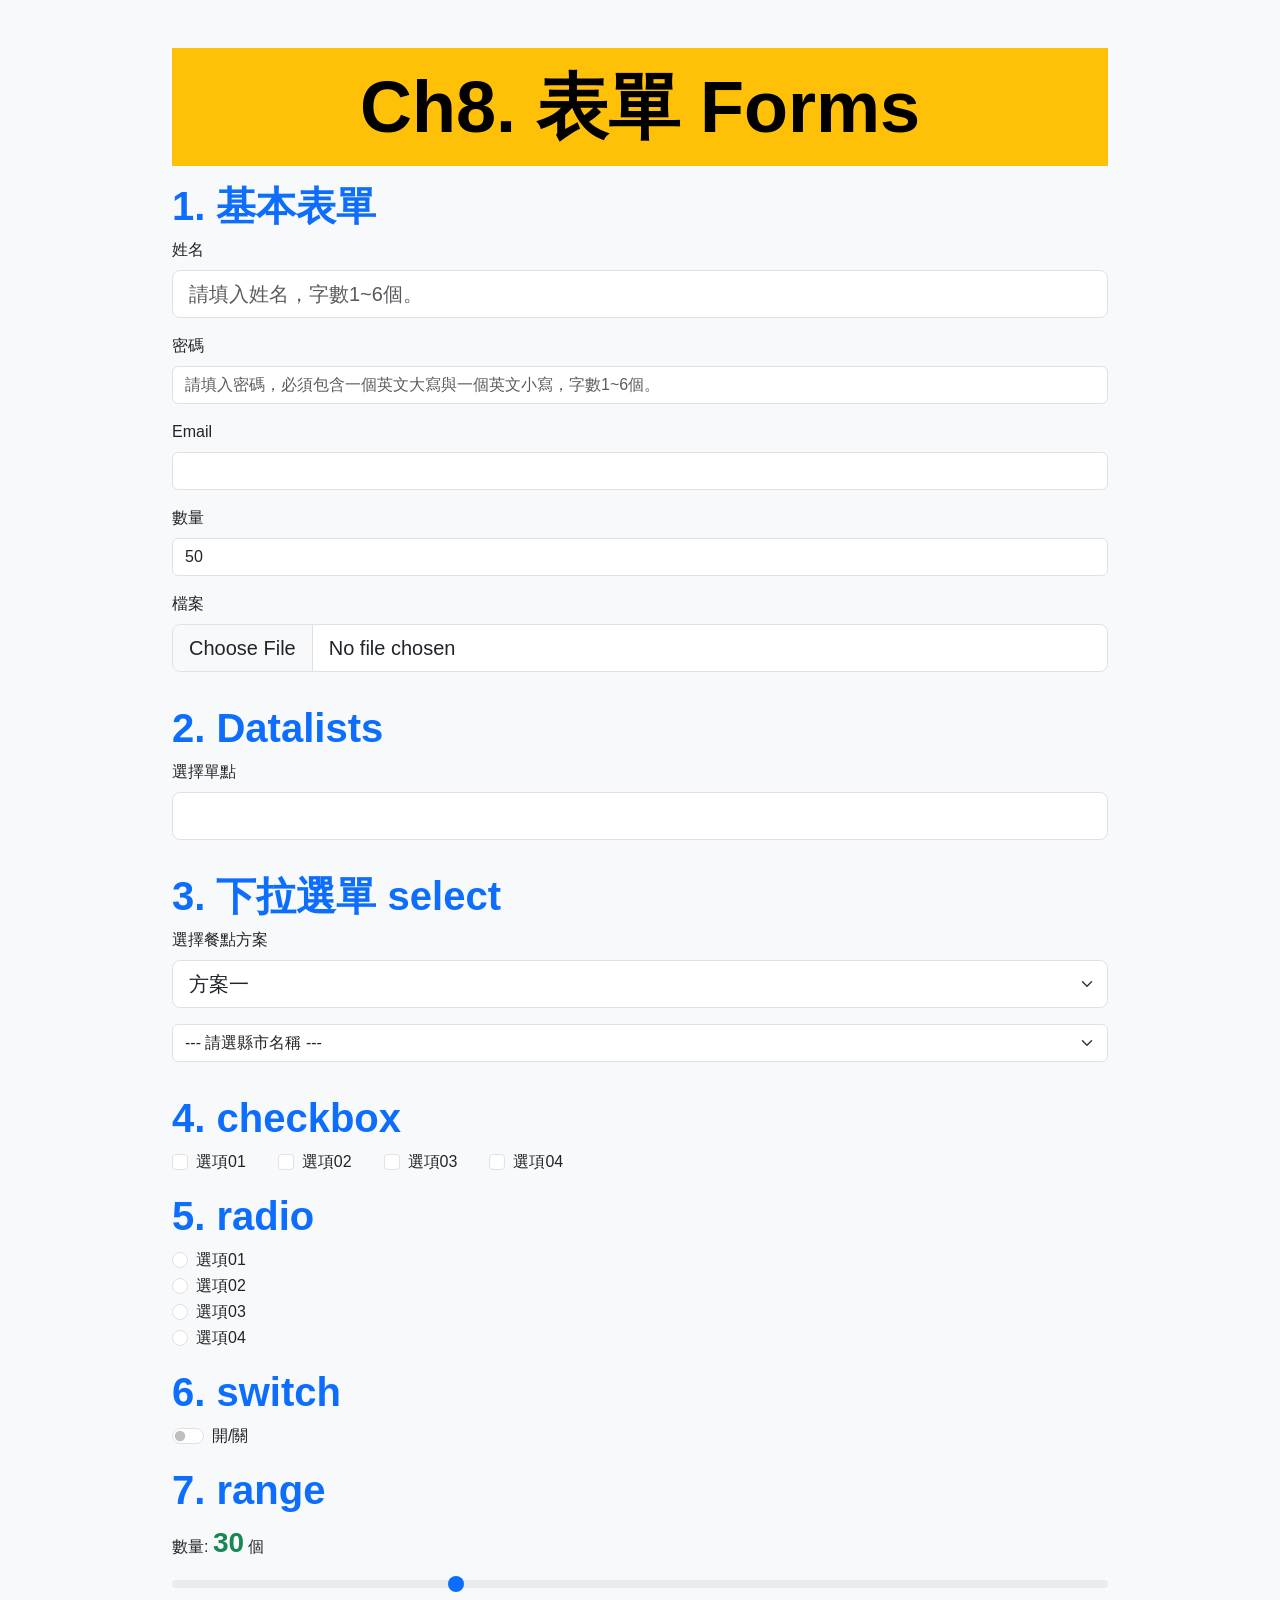
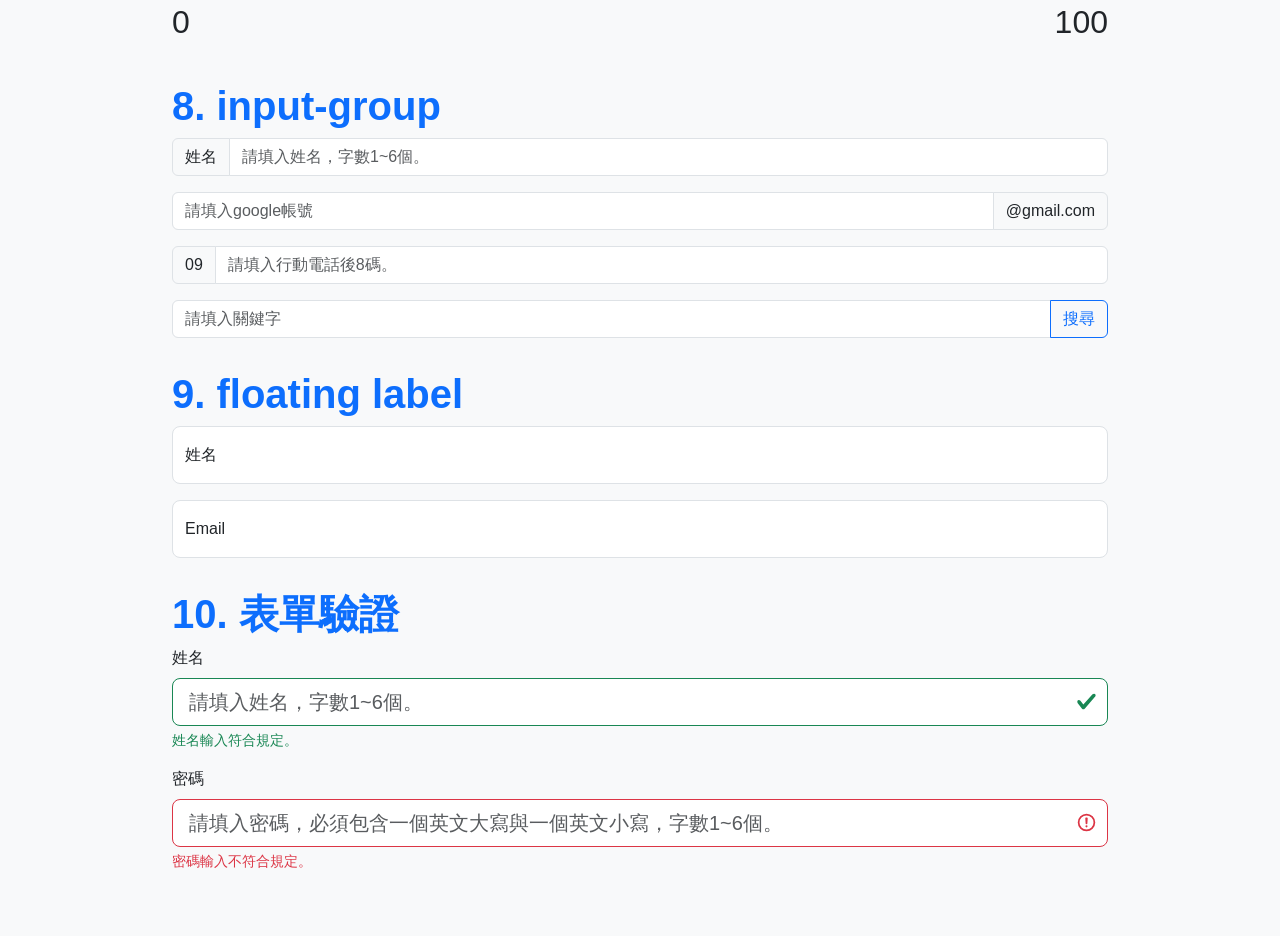
<file: 01_works/04_課堂學習日誌/20261109_01_Bootstrap（表單元件）/20261109-ch8-forms.html>
<!doctype html>
<html lang="zh-TW">

<head>
  <meta charset="UTF-8">
  <meta name="viewport" content="width=device-width, initial-scale=1.0">
  <title>Ch8. 表單 Forms｜11/09</title>
  <link href="https://cdn.jsdelivr.net/npm/bootstrap@5.3.3/dist/css/bootstrap.min.css" rel="stylesheet">
  <link rel="stylesheet" href="css/myall.css">
</head>

<body class="bg-light">
  <div class="container my-5">
    <div class="display-2 fw-900 text-center text-bg-warning py-3 my-3">Ch8. 表單 Forms</div>
    <div class="h1 fw-900 text-primary">1. 基本表單</div>
    <div class="row">
      <div class="col-12">
        <div class="mb-3"><label for="username" class="form-label">姓名</label><input type="text"
            class="form-control form-control-lg" id="username" placeholder="請填入姓名，字數1~6個。"></div>
      </div>
      <div class="col-12">
        <div class="mb-3"><label for="basicPassword" class="form-label">密碼</label><input type="password"
            class="form-control" id="basicPassword" placeholder="請填入密碼，必須包含一個英文大寫與一個英文小寫，字數1~6個。"></div>
      </div>
      <div class="col-12">
        <div class="mb-3"><label for="email" class="form-label">Email</label><input type="email" class="form-control"
            id="email"></div>
      </div>
      <div class="col-12">
        <div class="mb-3"><label for="number" class="form-label">數量</label><input type="number" class="form-control"
            id="number" min="0" max="100" step="1" value="50"></div>
      </div>
      <div class="col-12">
        <div class="mb-3"><label for="myfile" class="form-label">檔案</label><input type="file"
            class="form-control form-control-lg" id="myfile"></div>
      </div>
    </div>

    <div class="h1 fw-900 text-primary mt-3">2. Datalists</div>
    <div class="row">
      <div class="col-12">
        <div class="mb-3"><label for="exampleDatalists" class="form-label">選擇單點</label><input type="text"
            class="form-control form-control-lg" id="exampleDatalists" list="datalistOption"><datalist
            id="datalistOption">
            <option value="銷售排行1: 漢堡">
            <option value="銷售排行2: 薯條">
            <option value="銷售排行3: 雞塊">
            <option value="銷售排行4: 咖啡">
          </datalist></div>
      </div>
    </div>

    <div class="h1 fw-900 text-primary mt-3">3. 下拉選單 select</div>
    <div class="row">
      <div class="col-12"><label for="myselect" class="form-label">選擇餐點方案</label><select id="myselect"
          class="form-select form-select-lg mb-3">
          <option value="方案一">方案一</option>
          <option value="方案二">方案二</option>
          <option value="方案三">方案三</option>
        </select><select id="city" class="form-select mb-3" aria-label="縣市選擇">
          <option value="" selected>--- 請選縣市名稱 ---</option>
          <option value="臺北市">臺北市</option>
          <option value="臺中市">臺中市</option>
          <option value="高雄市">高雄市</option>
          <option value="其他">其他</option>
        </select></div>
    </div>

    <div class="h1 fw-900 text-primary mt-3">4. checkbox</div>
    <div class="row">
      <div class="col-12 d-flex flex-wrap gap-3">
        <div class="form-check form-check-inline"><input class="form-check-input" type="checkbox" id="check01"><label
            class="form-check-label" for="check01">選項01</label></div>
        <div class="form-check form-check-inline"><input class="form-check-input" type="checkbox" id="check02"><label
            class="form-check-label" for="check02">選項02</label></div>
        <div class="form-check form-check-inline"><input class="form-check-input" type="checkbox" id="check03"><label
            class="form-check-label" for="check03">選項03</label></div>
        <div class="form-check form-check-inline"><input class="form-check-input" type="checkbox" id="check04"><label
            class="form-check-label" for="check04">選項04</label></div>
      </div>
    </div>

    <div class="h1 fw-900 text-primary mt-3">5. radio</div>
    <div class="row">
      <div class="col-12">
        <div class="form-check"><input type="radio" class="form-check-input" id="radio01" name="myradio"><label
            for="radio01" class="form-check-label">選項01</label></div>
        <div class="form-check"><input type="radio" class="form-check-input" id="radio02" name="myradio"><label
            for="radio02" class="form-check-label">選項02</label></div>
        <div class="form-check"><input type="radio" class="form-check-input" id="radio03" name="myradio"><label
            for="radio03" class="form-check-label">選項03</label></div>
        <div class="form-check"><input type="radio" class="form-check-input" id="radio04" name="myradio"><label
            for="radio04" class="form-check-label">選項04</label></div>
      </div>
    </div>

    <div class="h1 fw-900 text-primary mt-3">6. switch</div>
    <div class="row">
      <div class="col-12">
        <div class="form-check form-switch"><input type="checkbox" class="form-check-input" id="switch01"
            role="switch"><label for="switch01" class="form-check-label">開/關</label></div>
      </div>
    </div>

    <div class="h1 fw-900 text-primary mt-3">7. range</div>
    <div class="row">
      <div class="col-12">
        <div class="mb-3"><label for="range01" class="form-label">數量: <span class="fs-3 text-success fw-bold"
              id="rangeValue">30</span> 個</label><input type="range" id="range01" class="form-range" min="0" max="100"
            step="1" value="30">
          <div class="d-flex justify-content-between">
            <div class="h2">0</div>
            <div class="h2">100</div>
          </div>
        </div>
      </div>
    </div>

    <div class="h1 fw-900 text-primary mt-3">8. input-group</div>
    <div class="row">
      <div class="col-12">
        <div class="input-group mb-3"><span class="input-group-text">姓名</span><input type="text" class="form-control"
            placeholder="請填入姓名，字數1~6個。" aria-label="姓名"></div>
        <div class="input-group mb-3"><input type="text" class="form-control" placeholder="請填入google帳號"
            aria-label="Google帳號"><span class="input-group-text">@gmail.com</span></div>
        <div class="input-group mb-3"><span class="input-group-text">09</span><input type="text" inputmode="numeric"
            maxlength="8" class="form-control" placeholder="請填入行動電話後8碼。" aria-label="行動電話後八碼"></div>
        <div class="input-group mb-3"><input type="search" class="form-control" id="searchText" placeholder="請填入關鍵字"
            aria-label="搜尋關鍵字"><button class="btn btn-outline-primary" type="button" id="searchButton">搜尋</button></div>
      </div>
    </div>

    <div class="h1 fw-900 text-primary mt-3">9. floating label</div>
    <div class="row">
      <div class="col-12">
        <div class="mb-3 form-floating"><input type="text" class="form-control form-control-lg" id="floatingName"
            placeholder="姓名"><label for="floatingName">姓名</label></div>
        <div class="mb-3 form-floating"><input type="email" class="form-control form-control-lg" id="floatingEmail"
            placeholder="Email"><label for="floatingEmail">Email</label></div>
      </div>
    </div>

    <div class="h1 fw-900 text-primary mt-3">10. 表單驗證</div>
    <div class="row">
      <div class="col-12">
        <div class="mb-3"><label for="validateName" class="form-label">姓名</label><input type="text"
            class="form-control form-control-lg is-valid" id="validateName" placeholder="請填入姓名，字數1~6個。">
          <div class="valid-feedback">姓名輸入符合規定。</div>
          <div class="invalid-feedback">姓名輸入不符合規定。</div>
        </div>
        <div class="mb-3"><label for="password" class="form-label">密碼</label><input type="password"
            class="form-control form-control-lg is-invalid" id="password" placeholder="請填入密碼，必須包含一個英文大寫與一個英文小寫，字數1~6個。">
          <div class="valid-feedback">密碼輸入符合規定。</div>
          <div class="invalid-feedback">密碼輸入不符合規定。</div>
        </div>
      </div>
    </div>
  </div>
  <script src="https://cdn.jsdelivr.net/npm/bootstrap@5.3.3/dist/js/bootstrap.bundle.min.js"></script>
  <script src="js/main.js"></script>
</body>

</html>
</file>
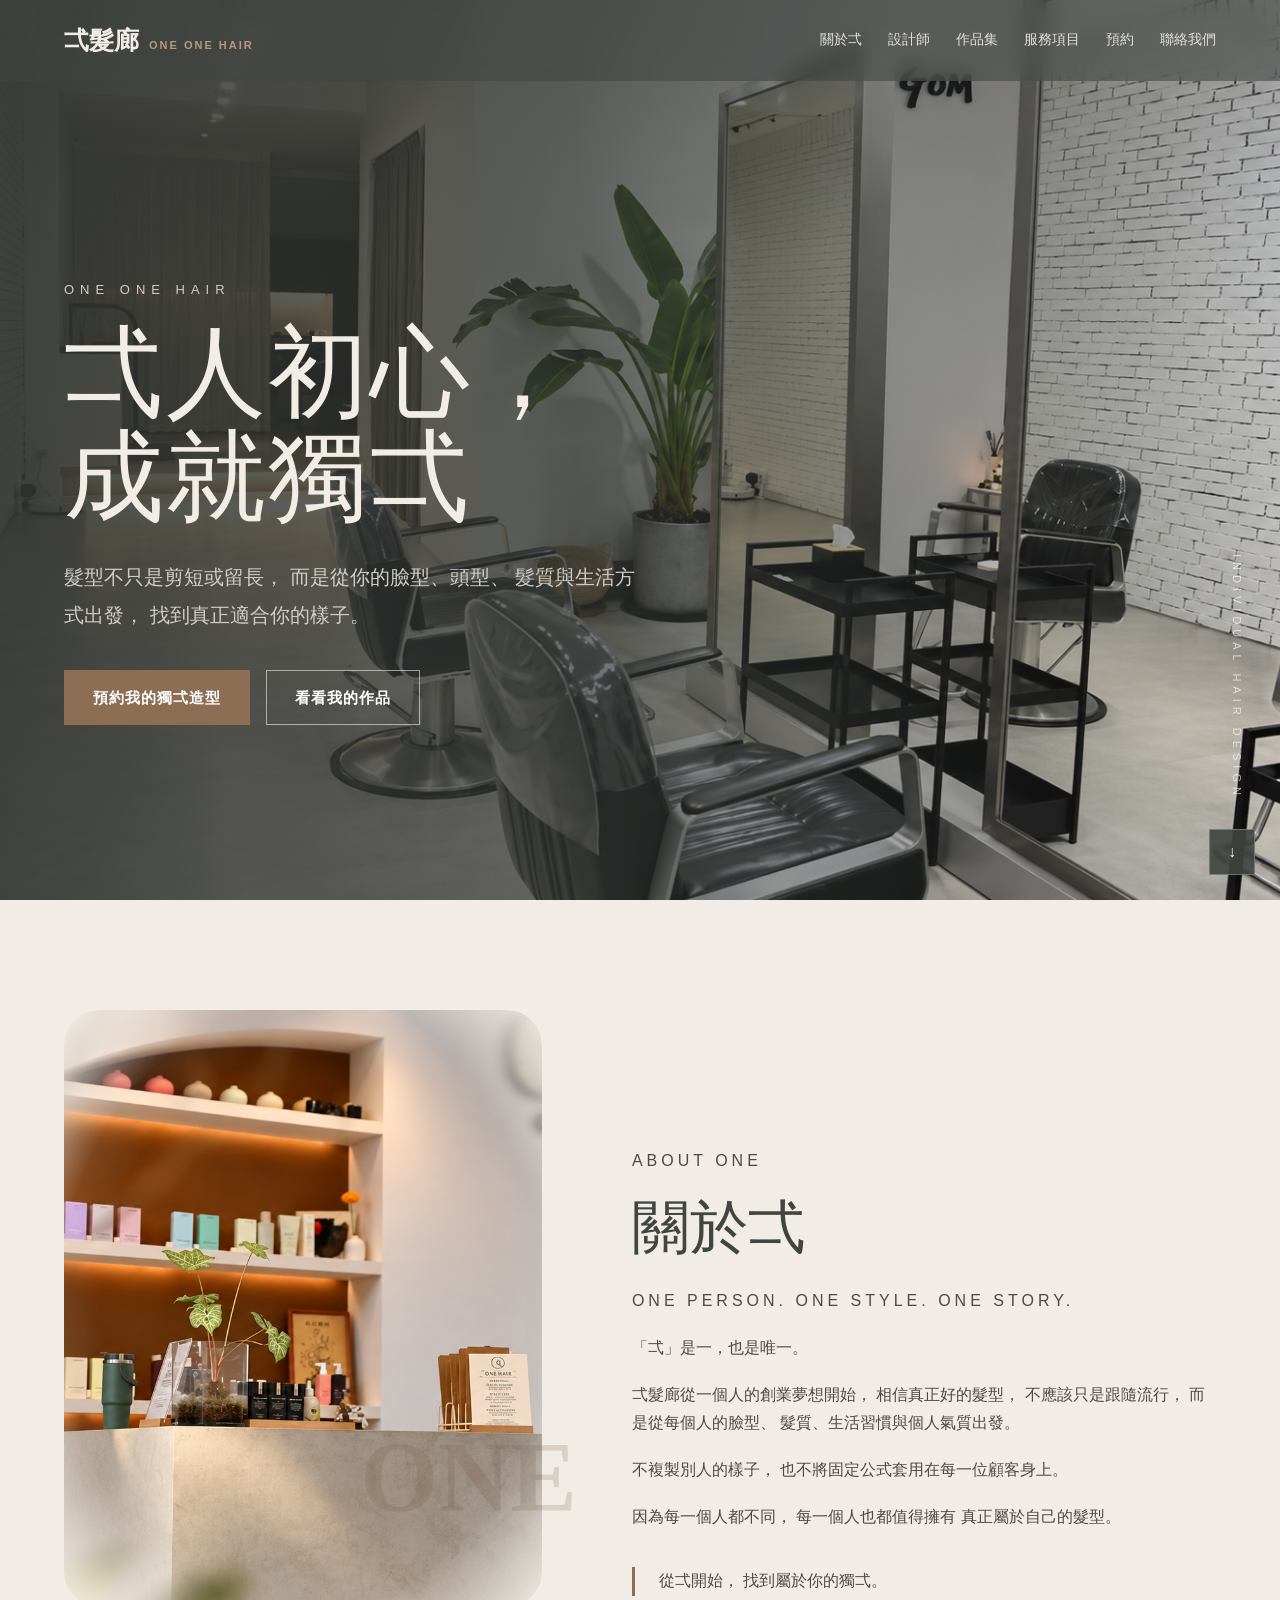
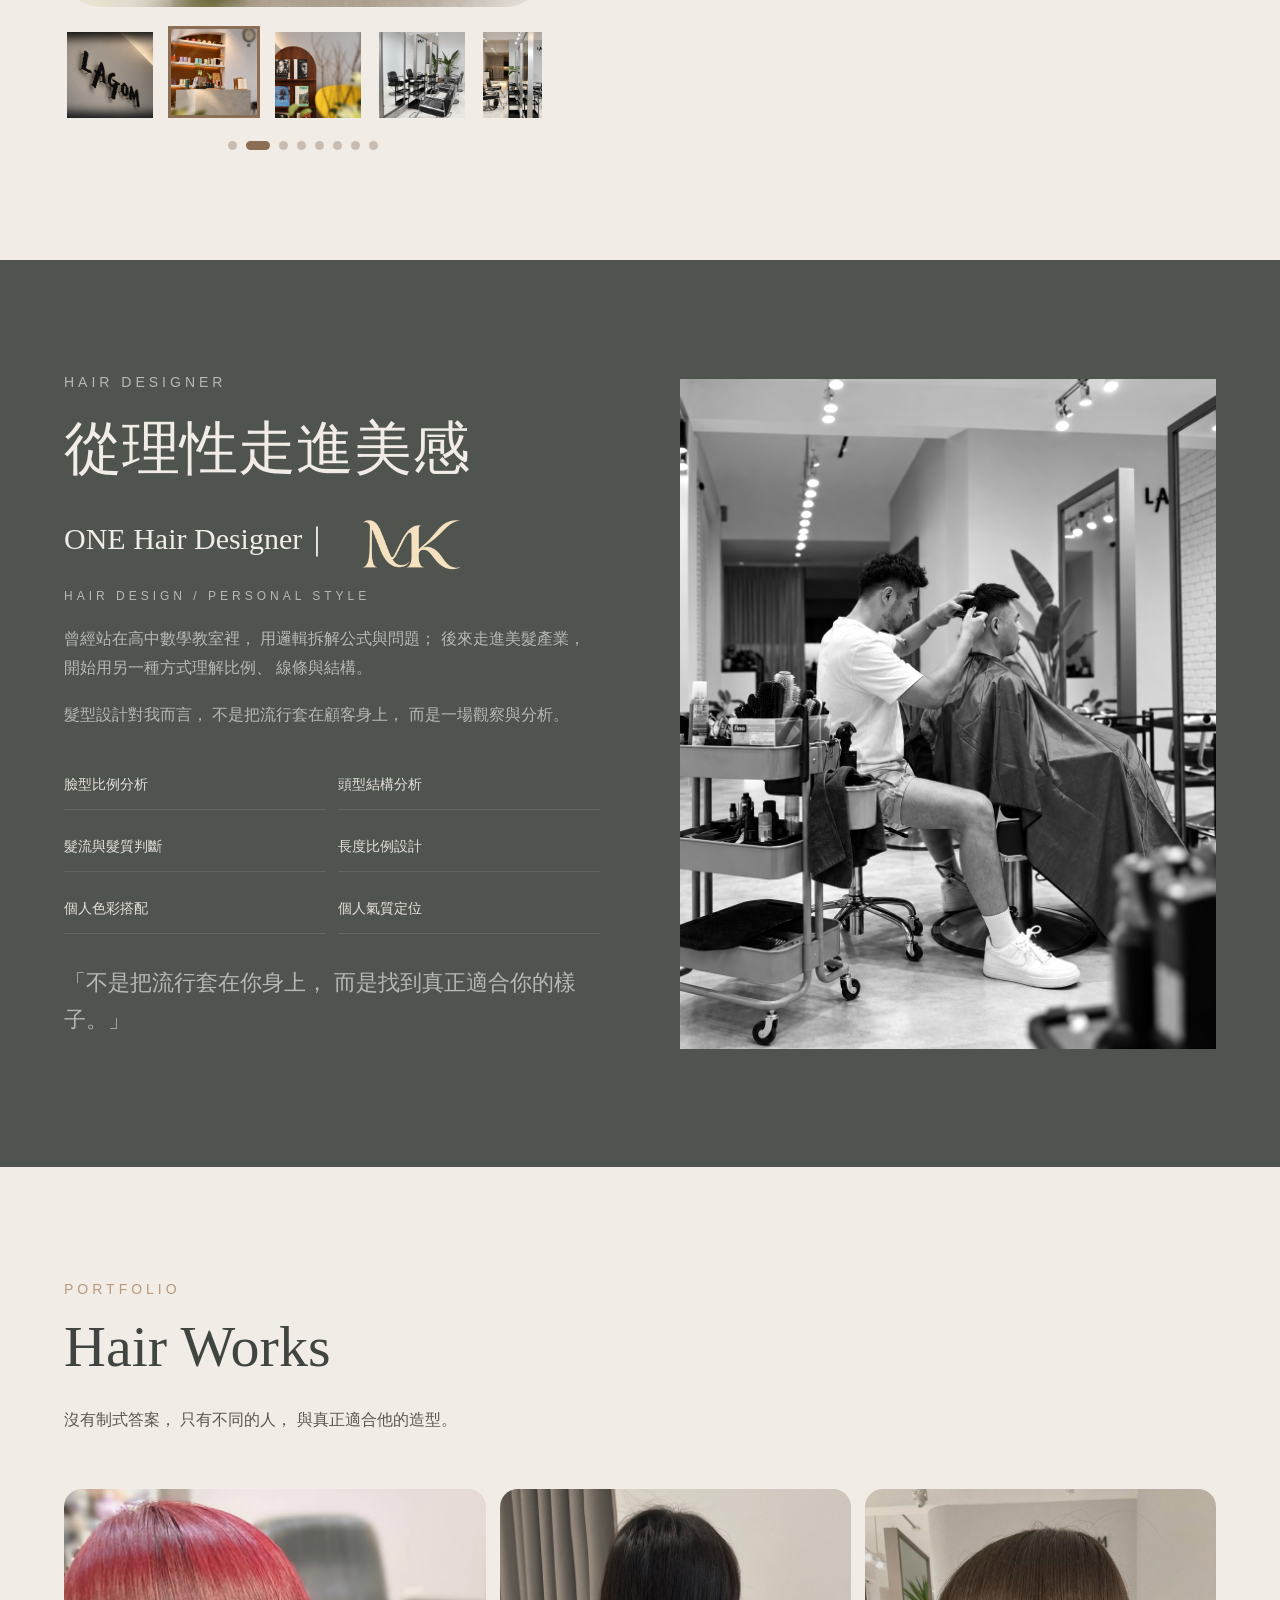
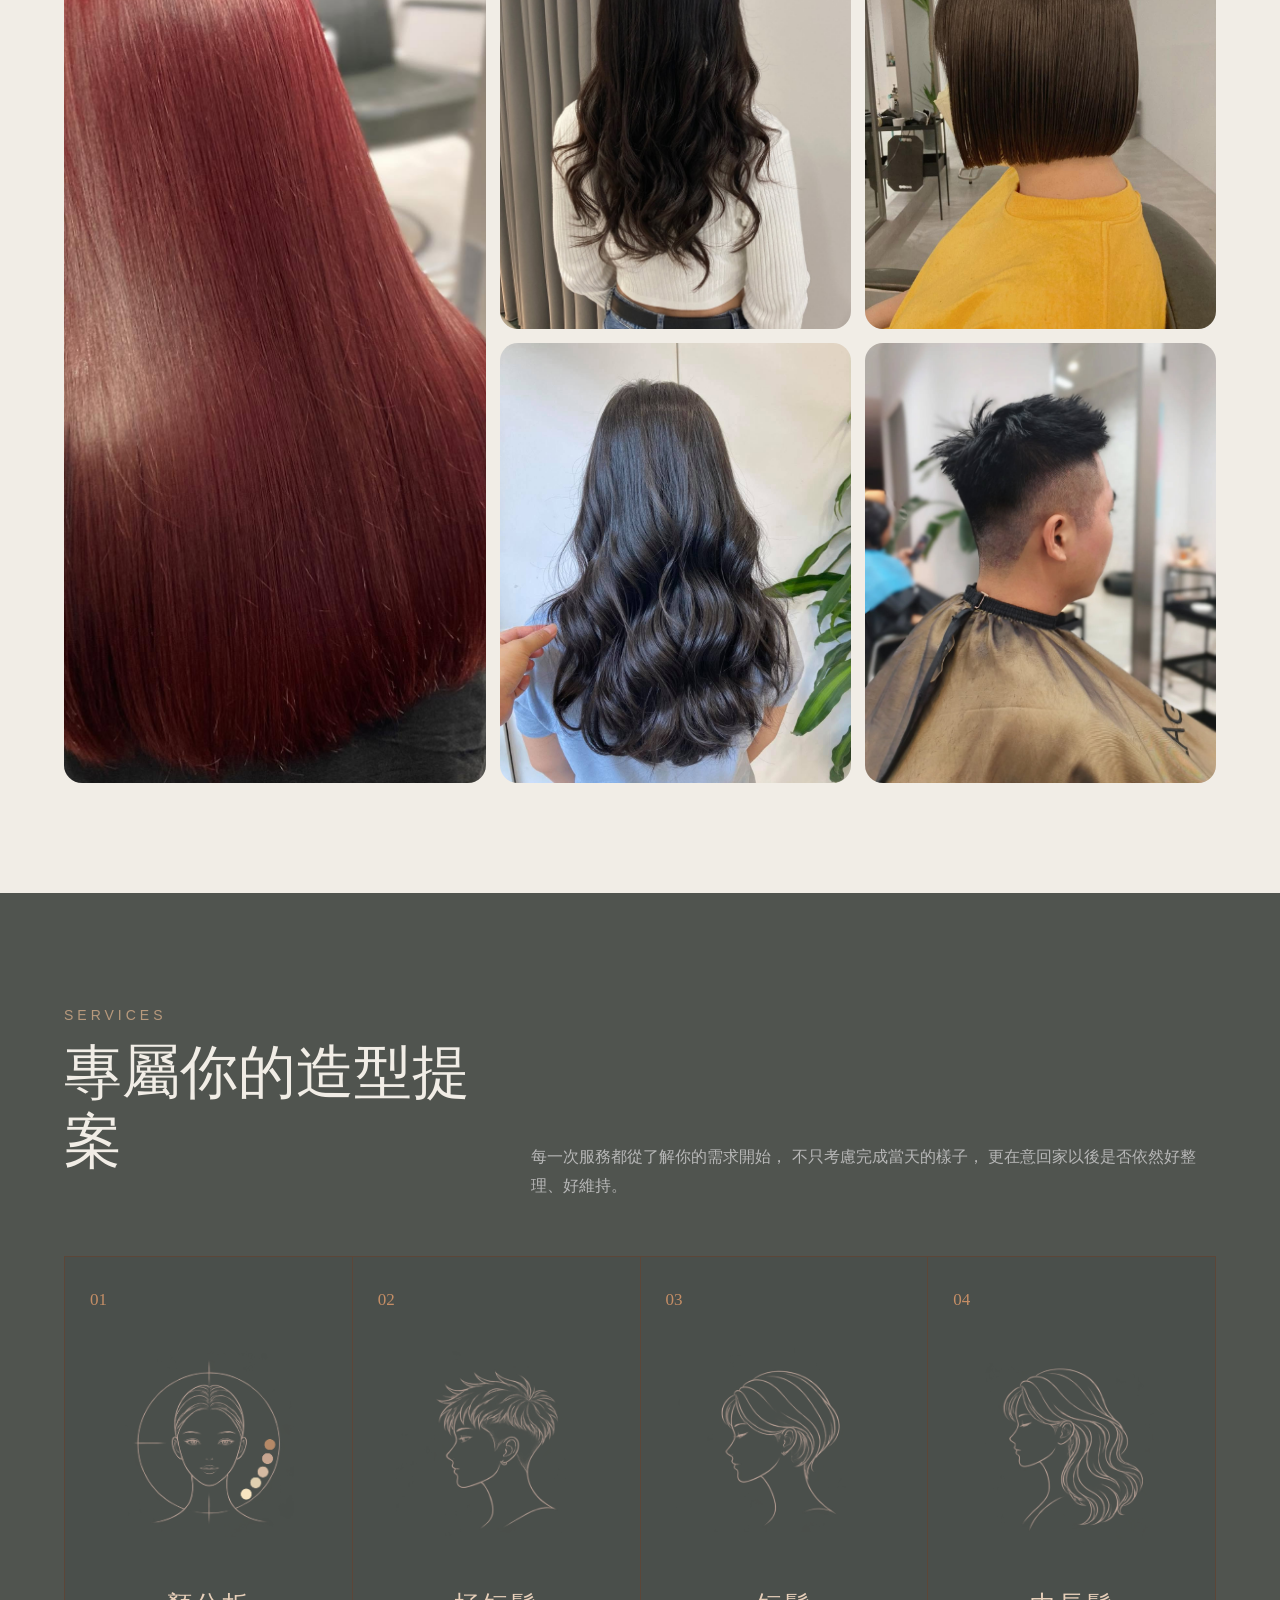
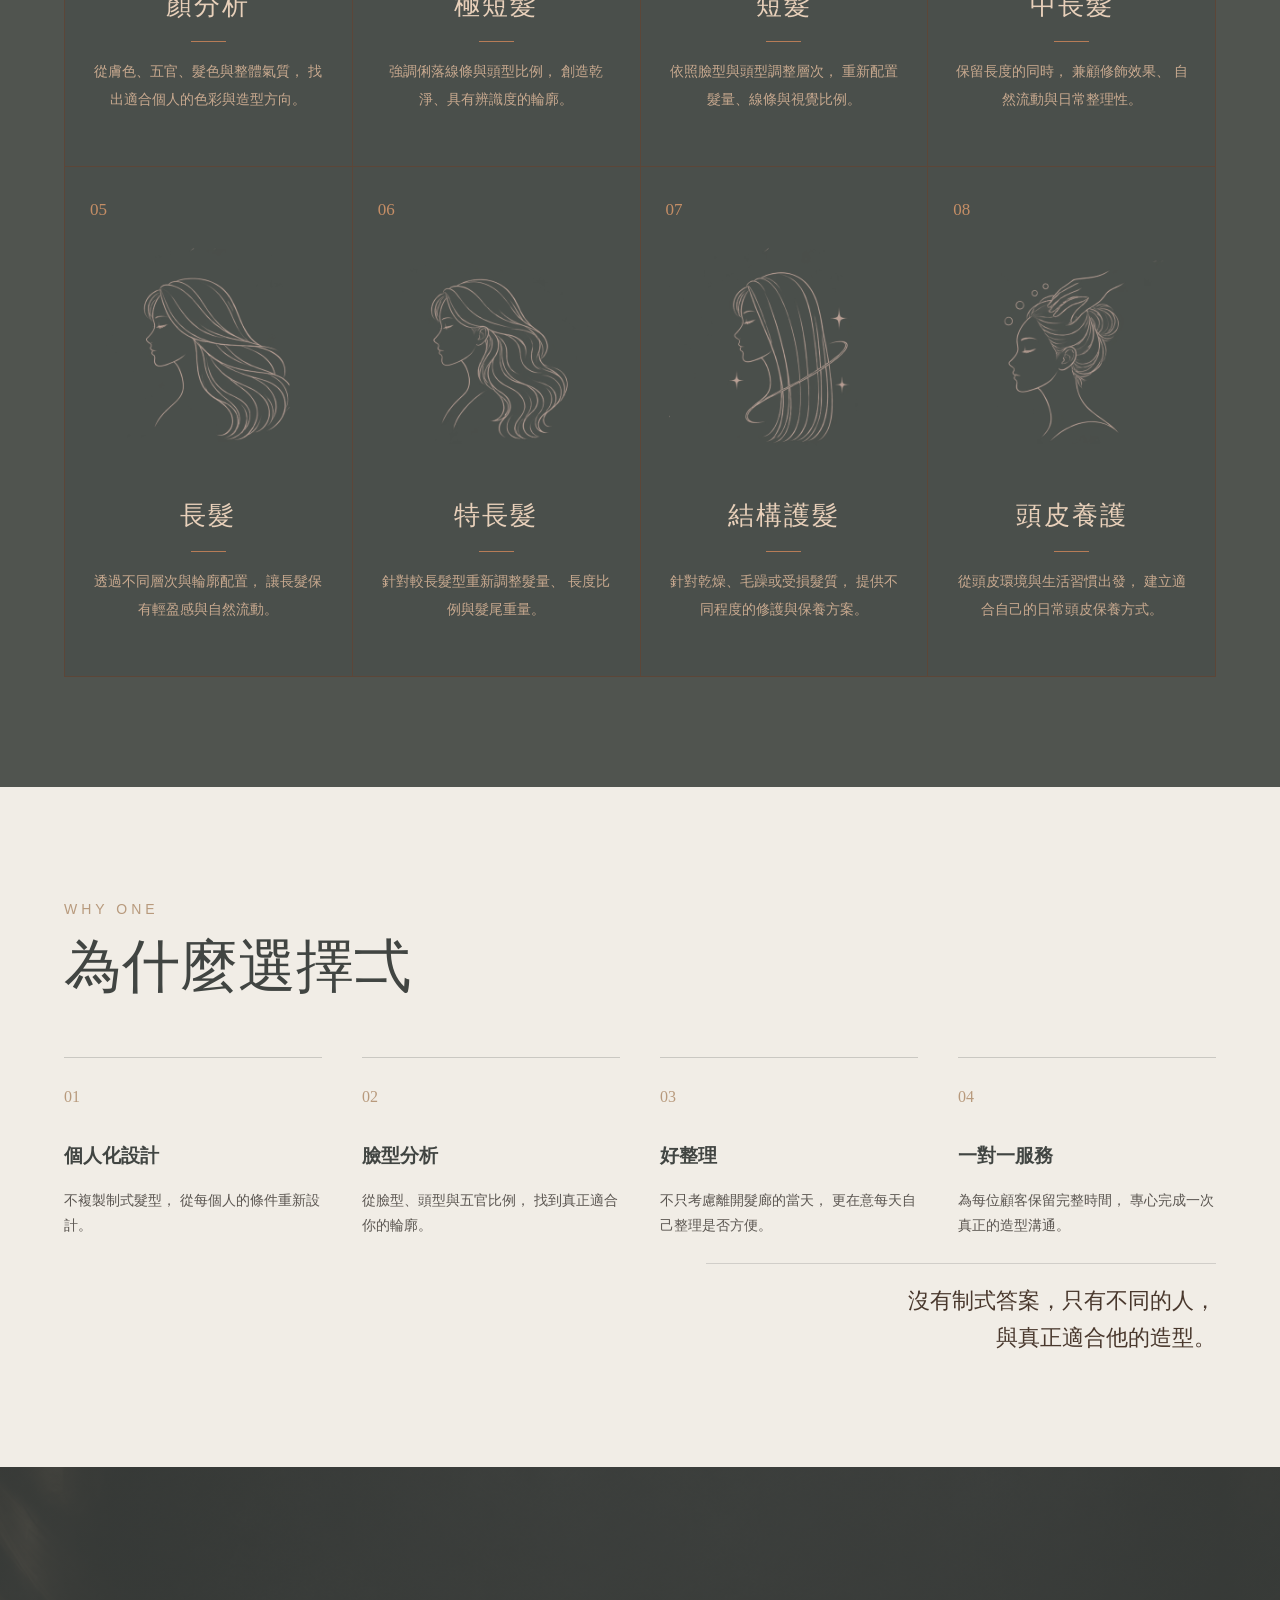
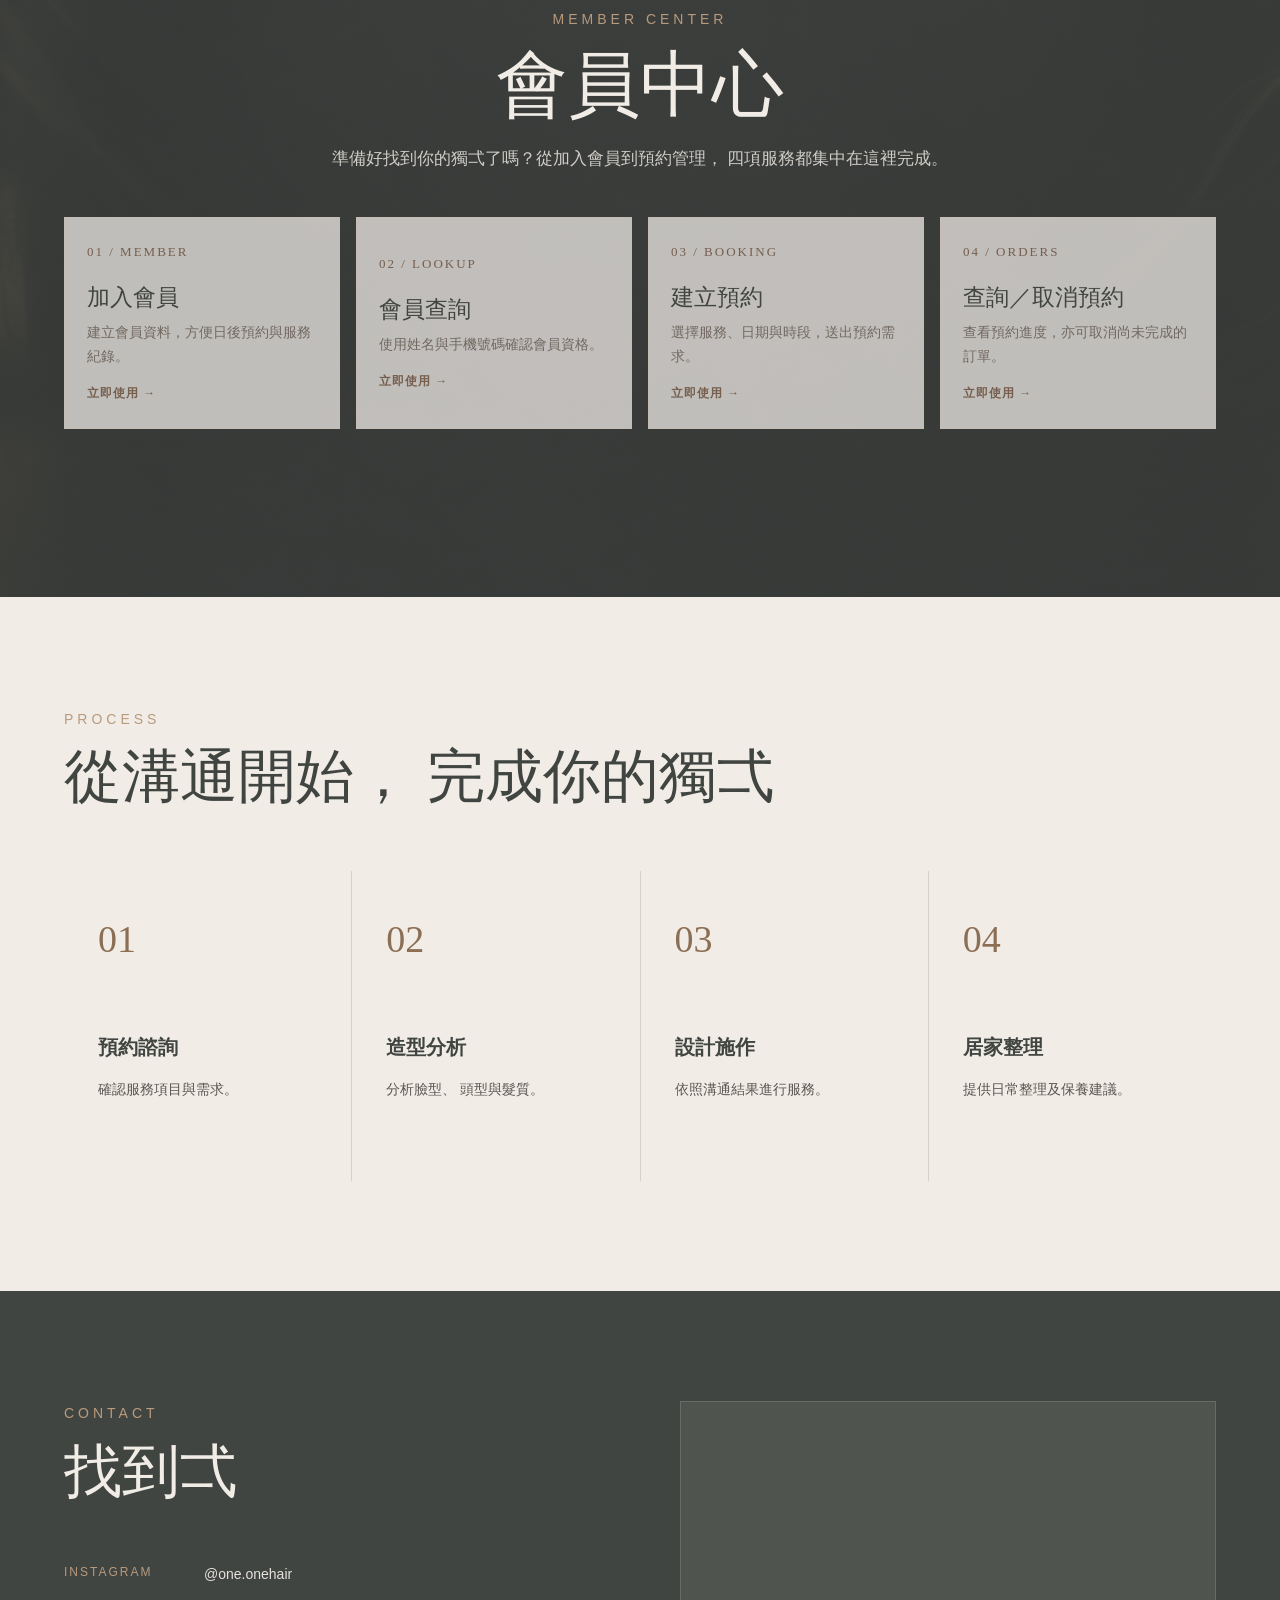
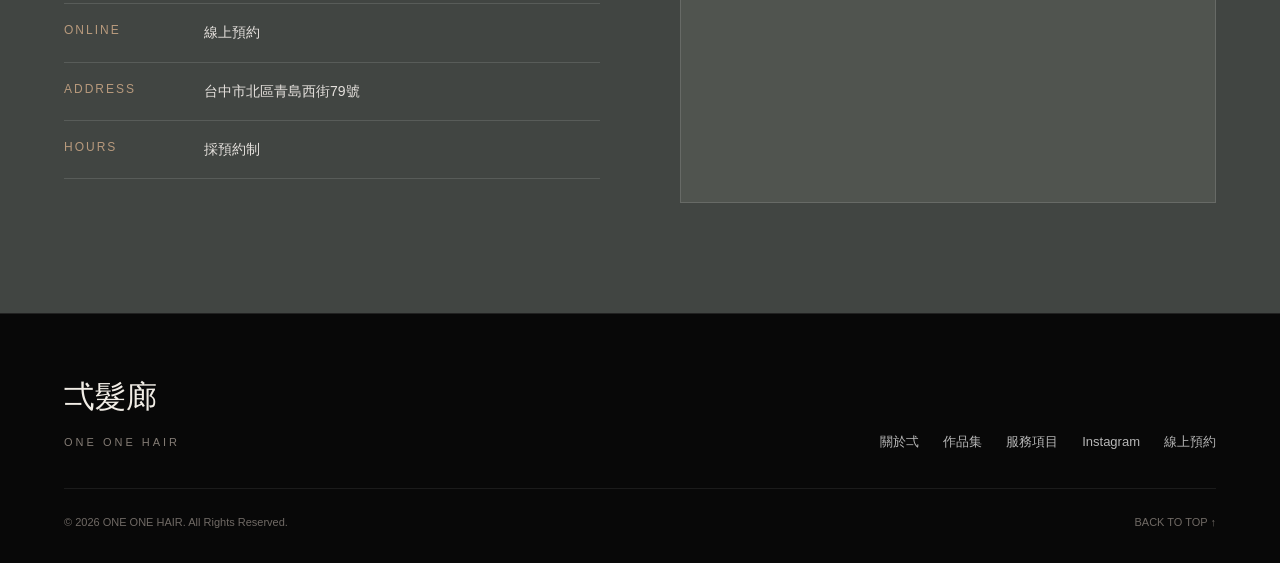
<file: 01_works/03_網頁設計/1151104_salon_髮廊/public/hair-salon.html>
<!DOCTYPE html>
<html lang="zh-TW">

<head>

    <meta charset="UTF-8">

    <meta name="viewport" content="width=device-width, initial-scale=1.0">

    <!-- SEO 網頁描述 -->
    <meta
        name="description"
        content="台中弌髮廊 ONE ONE HAIR，提供個人化剪髮、染髮、燙髮、護髮與髮型設計，依照臉型、頭型、髮質與個人氣質打造真正屬於你的獨弌造型。"
    >

    <meta name="robots" content="index,follow">

    <!-- Open Graph -->
    <meta property="og:title" content="弌髮廊 ONE ONE HAIR">

    <meta
        property="og:description"
        content="從弌開始，找到真正屬於你的獨弌造型。"
    >

    <meta property="og:type" content="website">

    <title>
        弌髮廊 ONE ONE HAIR｜台中個人化髮型設計・剪髮・染髮・燙髮
    </title>

    <link rel="stylesheet" href="css/style.css">

</head>

<body>

    <!-- =========================================
         Header
    ========================================== -->

    <header class="site-header">

        <nav
            class="navbar container"
            aria-label="主要導覽列"
        >

            <a
                href="#home"
                class="brand"
            >

                <span class="brand-zh">
                    弌髮廊
                </span>

                <span class="brand-en">
                    ONE ONE HAIR
                </span>

            </a>

            <button
                type="button"
                class="menu-toggle"
                aria-label="開啟導覽選單"
                aria-expanded="false"
            >

                <span></span>
                <span></span>
                <span></span>

            </button>

            <ul class="nav-list">

                <li>
                    <a
                        href="#about"
                        class="nav-link"
                    >
                        關於弌
                    </a>
                </li>

                <li>
                    <a
                        href="#designer"
                        class="nav-link"
                    >
                        設計師
                    </a>
                </li>

                <li>
                    <a
                        href="#portfolio"
                        class="nav-link"
                    >
                        作品集
                    </a>
                </li>

                <li>
                    <a
                        href="#services"
                        class="nav-link"
                    >
                        服務項目
                    </a>
                </li>

                <li>
                    <a
                        href="#reservation"
                        class="nav-link"
                    >
                        預約
                    </a>
                </li>

                <li>
                    <a
                        href="#contact"
                        class="nav-link"
                    >
                        聯絡我們
                    </a>
                </li>

            </ul>

        </nav>

    </header>

    <main>

        <!-- =========================================
             Hero
        ========================================== -->

        <section
            class="hero"
            id="home"
        >

            <div class="hero-content">

                <div class="hero-inner">

                    <span class="hero-kicker">
                        ONE ONE HAIR
                    </span>

                    <h1 class="hero-title">
                        弌人初心，<br>
                        成就獨弌
                    </h1>

                    <p class="hero-text">
                        髮型不只是剪短或留長，
                        而是從你的臉型、頭型、
                        髮質與生活方式出發，
                        找到真正適合你的樣子。
                    </p>

                    <div class="hero-actions">

                        <a
                            href="#reservation"
                            class="btn btn-primary"
                        >
                            預約我的獨弌造型
                        </a>

                        <a
                            href="#portfolio"
                            class="btn btn-outline"
                        >
                            看看我的作品
                        </a>

                    </div>

                </div>

            </div>

            <span class="hero-side-text">
                INDIVIDUAL HAIR DESIGN
            </span>

        </section>

        <!-- =========================================
             About
        ========================================== -->

        <section
            class="about section"
            id="about"
        >

            <div class="container about-grid">

                <div class="about-gallery" tabindex="0" aria-label="弌髮廊環境照片輪播，可使用左右方向鍵切換">

                <figure class="about-image">

                    <img
                        class="about-main-image"
                        id="about-main-image"
                        src="images/salon02.png"
                        alt="弌髮廊店內環境照片 02"
                        loading="lazy"
                    >

                </figure>

                <div class="about-thumbnails" aria-label="弌髮廊環境照片選擇區">

                    <button class="about-thumbnail is-active" type="button" data-image="images/salon02.png" data-alt="弌髮廊店內環境照片 02" aria-label="放大顯示環境照片 02">
                        <img src="images/salon02.png" alt="" loading="lazy">
                    </button>

                    <button class="about-thumbnail" type="button" data-image="images/salon03.png" data-alt="弌髮廊店內環境照片 03" aria-label="放大顯示環境照片 03">
                        <img src="images/salon03.png" alt="" loading="lazy">
                    </button>

                    <button class="about-thumbnail" type="button" data-image="images/salon04.png" data-alt="弌髮廊店內環境照片 04" aria-label="放大顯示環境照片 04">
                        <img src="images/salon04.png" alt="" loading="lazy">
                    </button>

                    <button class="about-thumbnail" type="button" data-image="images/salon05.png" data-alt="弌髮廊店內環境照片 05" aria-label="放大顯示環境照片 05">
                        <img src="images/salon05.png" alt="" loading="lazy">
                    </button>

                    <button class="about-thumbnail" type="button" data-image="images/salon06.png" data-alt="弌髮廊店內環境照片 06" aria-label="放大顯示環境照片 06">
                        <img src="images/salon06.png" alt="" loading="lazy">
                    </button>

                    <button class="about-thumbnail" type="button" data-image="images/salon07.png" data-alt="弌髮廊店內環境照片 07" aria-label="放大顯示環境照片 07">
                        <img src="images/salon07.png" alt="" loading="lazy">
                    </button>

                    <button class="about-thumbnail" type="button" data-image="images/salon08.png" data-alt="弌髮廊店內環境照片 08" aria-label="放大顯示環境照片 08">
                        <img src="images/salon08.png" alt="" loading="lazy">
                    </button>

                    <button class="about-thumbnail" type="button" data-image="images/salon09.png" data-alt="弌髮廊店內環境照片 09" aria-label="放大顯示環境照片 09">
                        <img src="images/salon09.png" alt="" loading="lazy">
                    </button>

                </div>

                <div class="about-dots" aria-label="目前顯示的照片">

                    <button class="about-dot is-active" type="button" data-index="0" aria-label="顯示照片 02"></button>
                    <button class="about-dot" type="button" data-index="1" aria-label="顯示照片 03"></button>
                    <button class="about-dot" type="button" data-index="2" aria-label="顯示照片 04"></button>
                    <button class="about-dot" type="button" data-index="3" aria-label="顯示照片 05"></button>
                    <button class="about-dot" type="button" data-index="4" aria-label="顯示照片 06"></button>
                    <button class="about-dot" type="button" data-index="5" aria-label="顯示照片 07"></button>
                    <button class="about-dot" type="button" data-index="6" aria-label="顯示照片 08"></button>
                    <button class="about-dot" type="button" data-index="7" aria-label="顯示照片 09"></button>

                </div>

                </div>

                <article class="about-copy">

                    <p class="section-kicker">
                        About One
                    </p>

                    <h2 class="section-title">
                        關於弌
                    </h2>

                    <p class="about-english">
                        ONE PERSON.
                        ONE STYLE.
                        ONE STORY.
                    </p>

                    <p>
                        「弌」是一，也是唯一。
                    </p>

                    <p>
                        弌髮廊從一個人的創業夢想開始，
                        相信真正好的髮型，
                        不應該只是跟隨流行，
                        而是從每個人的臉型、
                        髮質、生活習慣與個人氣質出發。
                    </p>

                    <p>
                        不複製別人的樣子，
                        也不將固定公式套用在每一位顧客身上。
                    </p>

                    <p>
                        因為每一個人都不同，
                        每一個人也都值得擁有
                        真正屬於自己的髮型。
                    </p>

                    <p class="about-quote">
                        從弌開始，
                        找到屬於你的獨弌。
                    </p>

                </article>

            </div>

        </section>

        <!-- =========================================
             Designer
        ========================================== -->

        <section
            class="designer section"
            id="designer"
        >

            <div class="container designer-grid">

                <article class="designer-content">

                    <p class="section-kicker">
                        Hair Designer
                    </p>

                    <h2 class="section-title">
                        從理性走進美感
                    </h2>

                    <h3 class="designer-name">
                        ONE Hair Designer｜<img class="designer-initials" src="images/MK-logo.png" alt="MK 設計師藝術字標誌">
                    </h3>

                    <p class="designer-role">
                        HAIR DESIGN /
                        PERSONAL STYLE
                    </p>

                    <p>
                        曾經站在高中數學教室裡，
                        用邏輯拆解公式與問題；
                        後來走進美髮產業，
                        開始用另一種方式理解比例、
                        線條與結構。
                    </p>

                    <p>
                        髮型設計對我而言，
                        不是把流行套在顧客身上，
                        而是一場觀察與分析。
                    </p>

                    <ul class="designer-skills">

                        <li>臉型比例分析</li>

                        <li>頭型結構分析</li>

                        <li>髮流與髮質判斷</li>

                        <li>長度比例設計</li>

                        <li>個人色彩搭配</li>

                        <li>個人氣質定位</li>

                    </ul>

                    <p class="designer-quote">
                        「不是把流行套在你身上，
                        而是找到真正適合你的樣子。」
                    </p>

                </article>

                <figure class="designer-photo">

                    <img
                        src="images/MK01.png"
                        alt="弌髮廊專業髮型設計師 MK 工作形象"
                        loading="lazy"
                    >

                </figure>

            </div>

        </section>

        <!-- portfolio -->
<section
            class="portfolio section"
            id="portfolio"
        >

            <div class="container">

                <header class="portfolio-header">

                    <p class="section-kicker">
                        Portfolio
                    </p>

                    <h2 class="section-title">
                        Hair Works
                    </h2>

                    <p class="section-description">
                        沒有制式答案，
                        只有不同的人，
                        與真正適合他的造型。
                    </p>

                </header>

                <!-- Hair Works：不對稱拼貼式作品牆 -->
                <div class="portfolio-grid portfolio-mosaic">

                    <figure class="portfolio-item portfolio-item-featured">
                        <img
                            src="images/hair01.jpg"
                            alt="弌髮廊空間與造型椅"
                            loading="lazy"
                        >
                        <figcaption class="portfolio-overlay">
                            <span class="portfolio-category">ONE ONE HAIR</span>
                            <strong class="portfolio-name">Salon Mood</strong>
                        </figcaption>
                    </figure>

                    <figure class="portfolio-item">
                        <img
                            src="images/hair02.jpg"
                            alt="女性短髮造型作品"
                            loading="lazy"
                        >
                        <figcaption class="portfolio-overlay">
                            <span class="portfolio-category">SHORT HAIR</span>
                            <strong class="portfolio-name">Short Bob</strong>
                        </figcaption>
                    </figure>

                    <figure class="portfolio-item">
                        <img
                            src="images/hair03.jpg"
                            alt="女性中長髮造型作品"
                            loading="lazy"
                        >
                        <figcaption class="portfolio-overlay">
                            <span class="portfolio-category">MEDIUM HAIR</span>
                            <strong class="portfolio-name">Layer Cut</strong>
                        </figcaption>
                    </figure>

                    <figure class="portfolio-item">
                        <img
                            src="images/hair04.jpg"
                            alt="髮型設計師造型工作作品"
                            loading="lazy"
                        >
                        <figcaption class="portfolio-overlay">
                            <span class="portfolio-category">HAIR DESIGN</span>
                            <strong class="portfolio-name">Styling</strong>
                        </figcaption>
                    </figure>

                    <figure class="portfolio-item">
                        <img
                            src="images/hair05.jpg"
                            alt="女性長髮造型作品"
                            loading="lazy"
                        >
                        <figcaption class="portfolio-overlay">
                            <span class="portfolio-category">LONG HAIR</span>
                            <strong class="portfolio-name">Long Layer</strong>
                        </figcaption>
                    </figure>

                </div>

            </div>

        </section>

        <!-- =========================================
             Services
        ========================================== -->

        <section
            class="services section"
            id="services"
        >

            <div class="container">

                <header class="services-header">

                    <div>

                        <p class="section-kicker">
                            Services
                        </p>

                        <h2 class="section-title">
                            專屬你的造型提案
                        </h2>

                    </div>

                    <p class="section-description">
                        每一次服務都從了解你的需求開始，
                        不只考慮完成當天的樣子，
                        更在意回家以後是否依然好整理、好維持。
                    </p>

                </header>

                <div class="service-grid">

                    <!-- 01 顏分析 -->

                    <article class="service-card">

                        <span class="service-number">
                            01
                        </span>

                        <div class="service-image-wrap" tabindex="0" aria-label="查看顏分析價目">
                            <img
                            class="service-image"
                            src="images/01.png"
                            alt="弌髮廊顏分析示意圖"
                            loading="lazy"
                        >
                            
                        <div class="service-price-popover" aria-label="顏分析價目">
                            <span class="popover-kicker">PRICE / 固定價</span>
                            <h4 class="popover-title">顏分析價目</h4>
                            <ul class="popover-price-list">
                                <li class="popover-price-row">
                    <span class="popover-price-name">修眉服務</span>
                    <strong class="popover-price-value">$150</strong>
                </li><li class="popover-price-row">
                    <span class="popover-price-name">3D霧眉（點霧）</span>
                    <strong class="popover-price-value">$8,000</strong>
                </li><li class="popover-price-row">
                    <span class="popover-price-name">舊客補色（一年內）</span>
                    <strong class="popover-price-value">$3,000</strong>
                </li><li class="popover-price-row">
                    <span class="popover-price-name">舊客補色（超過一年）</span>
                    <strong class="popover-price-value">$5,000</strong>
                </li><li class="popover-price-row">
                    <span class="popover-price-name">眉型設計</span>
                    <strong class="popover-price-value">$2,000</strong>
                </li>
                            </ul>
                            <p class="popover-note">
                                ※ 實際價格依髮量、髮況與現場評估為準。
                            </p>
                        </div>
                        </div>

                        <h3>
                            顏分析
                        </h3>

                        <p>
                            從膚色、五官、髮色與整體氣質，
                            找出適合個人的色彩與造型方向。
                        </p>

                    </article>

                    <!-- 02 極短髮 -->

                    <article class="service-card">

                        <span class="service-number">
                            02
                        </span>

                        <div class="service-image-wrap" tabindex="0" aria-label="查看XS｜極短髮價目">
                            <img
                            class="service-image"
                            src="images/02.png"
                            alt="弌髮廊極短髮造型示意圖"
                            loading="lazy"
                        >
                            
                        <div class="service-price-popover" aria-label="XS｜極短髮價目">
                            <span class="popover-kicker">PRICE / XS</span>
                            <h4 class="popover-title">XS｜極短髮價目</h4>
                            <ul class="popover-price-list">
                                <li class="popover-price-row">
                    <span class="popover-price-name">剪髮</span>
                    <strong class="popover-price-value">$800</strong>
                </li><li class="popover-price-row">
                    <span class="popover-price-name">小顏瀏海燙</span>
                    <strong class="popover-price-value">$1,000</strong>
                </li><li class="popover-price-row">
                    <span class="popover-price-name">一般燙髮</span>
                    <strong class="popover-price-value">$2,100</strong>
                </li><li class="popover-price-row">
                    <span class="popover-price-name">燙髮修護套餐<span class="popover-price-sub">贈髮質淨化＋頭皮淨化</span></span>
                    <strong class="popover-price-value">$2,500</strong>
                </li><li class="popover-price-row">
                    <span class="popover-price-name">一般染髮</span>
                    <strong class="popover-price-value">$2,300</strong>
                </li><li class="popover-price-row">
                    <span class="popover-price-name">染髮修護套餐<span class="popover-price-sub">贈隔離＋頭皮淨化</span></span>
                    <strong class="popover-price-value">$2,700</strong>
                </li><li class="popover-price-row">
                    <span class="popover-price-name">整頭漂色（一次）</span>
                    <strong class="popover-price-value">$1,900</strong>
                </li><li class="popover-price-row">
                    <span class="popover-price-name">縮毛矯正加價</span>
                    <strong class="popover-price-value">+$1,500</strong>
                </li>
                            </ul>
                            <p class="popover-note">
                                ※ 實際價格依髮量、髮況與現場評估為準。
                            </p>
                        </div>
                        </div>

                        <h3>
                            極短髮
                        </h3>

                        <p>
                            強調俐落線條與頭型比例，
                            創造乾淨、具有辨識度的輪廓。
                        </p>

                    </article>

                    <!-- 03 短髮 -->

                    <article class="service-card">

                        <span class="service-number">
                            03
                        </span>

                        <div class="service-image-wrap" tabindex="0" aria-label="查看S｜短髮價目">
                            <img
                            class="service-image"
                            src="images/03.png"
                            alt="弌髮廊短髮造型示意圖"
                            loading="lazy"
                        >
                            
                        <div class="service-price-popover" aria-label="S｜短髮價目">
                            <span class="popover-kicker">PRICE / S</span>
                            <h4 class="popover-title">S｜短髮價目</h4>
                            <ul class="popover-price-list">
                                <li class="popover-price-row">
                    <span class="popover-price-name">剪髮</span>
                    <strong class="popover-price-value">$800</strong>
                </li><li class="popover-price-row">
                    <span class="popover-price-name">小顏瀏海燙</span>
                    <strong class="popover-price-value">$1,000</strong>
                </li><li class="popover-price-row">
                    <span class="popover-price-name">一般燙髮</span>
                    <strong class="popover-price-value">$2,500</strong>
                </li><li class="popover-price-row">
                    <span class="popover-price-name">燙髮修護套餐<span class="popover-price-sub">贈髮質淨化＋頭皮淨化</span></span>
                    <strong class="popover-price-value">$2,900</strong>
                </li><li class="popover-price-row">
                    <span class="popover-price-name">一般染髮</span>
                    <strong class="popover-price-value">$2,600</strong>
                </li><li class="popover-price-row">
                    <span class="popover-price-name">染髮修護套餐<span class="popover-price-sub">贈隔離＋頭皮淨化</span></span>
                    <strong class="popover-price-value">$3,000</strong>
                </li><li class="popover-price-row">
                    <span class="popover-price-name">整頭漂色（一次）</span>
                    <strong class="popover-price-value">$2,200</strong>
                </li><li class="popover-price-row">
                    <span class="popover-price-name">縮毛矯正加價</span>
                    <strong class="popover-price-value">+$1,500</strong>
                </li>
                            </ul>
                            <p class="popover-note">
                                ※ 實際價格依髮量、髮況與現場評估為準。
                            </p>
                        </div>
                        </div>

                        <h3>
                            短髮
                        </h3>

                        <p>
                            依照臉型與頭型調整層次，
                            重新配置髮量、線條與視覺比例。
                        </p>

                    </article>

                    <!-- 04 中長髮 -->

                    <article class="service-card">

                        <span class="service-number">
                            04
                        </span>

                        <div class="service-image-wrap" tabindex="0" aria-label="查看M｜中長髮價目">
                            <img
                            class="service-image"
                            src="images/04.png"
                            alt="弌髮廊中長髮造型示意圖"
                            loading="lazy"
                        >
                            
                        <div class="service-price-popover" aria-label="M｜中長髮價目">
                            <span class="popover-kicker">PRICE / M</span>
                            <h4 class="popover-title">M｜中長髮價目</h4>
                            <ul class="popover-price-list">
                                <li class="popover-price-row">
                    <span class="popover-price-name">剪髮</span>
                    <strong class="popover-price-value">$800</strong>
                </li><li class="popover-price-row">
                    <span class="popover-price-name">小顏瀏海燙</span>
                    <strong class="popover-price-value">$1,000</strong>
                </li><li class="popover-price-row">
                    <span class="popover-price-name">一般燙髮</span>
                    <strong class="popover-price-value">$2,800</strong>
                </li><li class="popover-price-row">
                    <span class="popover-price-name">燙髮修護套餐<span class="popover-price-sub">贈髮質淨化＋頭皮淨化</span></span>
                    <strong class="popover-price-value">$3,200</strong>
                </li><li class="popover-price-row">
                    <span class="popover-price-name">一般染髮</span>
                    <strong class="popover-price-value">$2,900</strong>
                </li><li class="popover-price-row">
                    <span class="popover-price-name">染髮修護套餐<span class="popover-price-sub">贈隔離＋頭皮淨化</span></span>
                    <strong class="popover-price-value">$3,300</strong>
                </li><li class="popover-price-row">
                    <span class="popover-price-name">整頭漂色（一次）</span>
                    <strong class="popover-price-value">$2,500</strong>
                </li><li class="popover-price-row">
                    <span class="popover-price-name">縮毛矯正加價</span>
                    <strong class="popover-price-value">+$1,500</strong>
                </li>
                            </ul>
                            <p class="popover-note">
                                ※ 實際價格依髮量、髮況與現場評估為準。
                            </p>
                        </div>
                        </div>

                        <h3>
                            中長髮
                        </h3>

                        <p>
                            保留長度的同時，
                            兼顧修飾效果、
                            自然流動與日常整理性。
                        </p>

                    </article>

                    <!-- 05 長髮 -->

                    <article class="service-card">

                        <span class="service-number">
                            05
                        </span>

                        <div class="service-image-wrap" tabindex="0" aria-label="查看L｜長髮價目">
                            <img
                            class="service-image"
                            src="images/05.png"
                            alt="弌髮廊長髮造型示意圖"
                            loading="lazy"
                        >
                            
                        <div class="service-price-popover" aria-label="L｜長髮價目">
                            <span class="popover-kicker">PRICE / L</span>
                            <h4 class="popover-title">L｜長髮價目</h4>
                            <ul class="popover-price-list">
                                <li class="popover-price-row">
                    <span class="popover-price-name">剪髮</span>
                    <strong class="popover-price-value">$800</strong>
                </li><li class="popover-price-row">
                    <span class="popover-price-name">小顏瀏海燙</span>
                    <strong class="popover-price-value">$1,000</strong>
                </li><li class="popover-price-row">
                    <span class="popover-price-name">一般燙髮</span>
                    <strong class="popover-price-value">$3,100</strong>
                </li><li class="popover-price-row">
                    <span class="popover-price-name">燙髮修護套餐<span class="popover-price-sub">贈髮質淨化＋頭皮淨化</span></span>
                    <strong class="popover-price-value">$3,500</strong>
                </li><li class="popover-price-row">
                    <span class="popover-price-name">一般染髮</span>
                    <strong class="popover-price-value">$3,200</strong>
                </li><li class="popover-price-row">
                    <span class="popover-price-name">染髮修護套餐<span class="popover-price-sub">贈隔離＋頭皮淨化</span></span>
                    <strong class="popover-price-value">$3,600</strong>
                </li><li class="popover-price-row">
                    <span class="popover-price-name">整頭漂色（一次）</span>
                    <strong class="popover-price-value">$2,800</strong>
                </li><li class="popover-price-row">
                    <span class="popover-price-name">縮毛矯正加價</span>
                    <strong class="popover-price-value">+$1,500</strong>
                </li>
                            </ul>
                            <p class="popover-note">
                                ※ 實際價格依髮量、髮況與現場評估為準。
                            </p>
                        </div>
                        </div>

                        <h3>
                            長髮
                        </h3>

                        <p>
                            透過不同層次與輪廓配置，
                            讓長髮保有輕盈感與自然流動。
                        </p>

                    </article>

                    <!-- 06 特長髮 -->

                    <article class="service-card">

                        <span class="service-number">
                            06
                        </span>

                        <div class="service-image-wrap" tabindex="0" aria-label="查看XL｜特長髮價目">
                            <img
                            class="service-image"
                            src="images/06.png"
                            alt="弌髮廊特長髮造型示意圖"
                            loading="lazy"
                        >
                            
                        <div class="service-price-popover" aria-label="XL｜特長髮價目">
                            <span class="popover-kicker">PRICE / XL</span>
                            <h4 class="popover-title">XL｜特長髮價目</h4>
                            <ul class="popover-price-list">
                                <li class="popover-price-row">
                    <span class="popover-price-name">剪髮</span>
                    <strong class="popover-price-value">$800</strong>
                </li><li class="popover-price-row">
                    <span class="popover-price-name">小顏瀏海燙</span>
                    <strong class="popover-price-value">$1,000</strong>
                </li><li class="popover-price-row">
                    <span class="popover-price-name">一般燙髮</span>
                    <strong class="popover-price-value">$3,400</strong>
                </li><li class="popover-price-row">
                    <span class="popover-price-name">燙髮修護套餐<span class="popover-price-sub">贈髮質淨化＋頭皮淨化</span></span>
                    <strong class="popover-price-value">$3,800</strong>
                </li><li class="popover-price-row">
                    <span class="popover-price-name">一般染髮</span>
                    <strong class="popover-price-value">$3,500</strong>
                </li><li class="popover-price-row">
                    <span class="popover-price-name">染髮修護套餐<span class="popover-price-sub">贈隔離＋頭皮淨化</span></span>
                    <strong class="popover-price-value">$3,900</strong>
                </li><li class="popover-price-row">
                    <span class="popover-price-name">整頭漂色（一次）</span>
                    <strong class="popover-price-value">$3,100</strong>
                </li><li class="popover-price-row">
                    <span class="popover-price-name">縮毛矯正加價</span>
                    <strong class="popover-price-value">+$1,500</strong>
                </li>
                            </ul>
                            <p class="popover-note">
                                ※ 實際價格依髮量、髮況與現場評估為準。
                            </p>
                        </div>
                        </div>

                        <h3>
                            特長髮
                        </h3>

                        <p>
                            針對較長髮型重新調整髮量、
                            長度比例與髮尾重量。
                        </p>

                    </article>

                    <!-- 07 結構護髮 -->

                    <article class="service-card">

                        <span class="service-number">
                            07
                        </span>

                        <div class="service-image-wrap" tabindex="0" aria-label="查看結構護髮價目">
                            <img
                            class="service-image"
                            src="images/07.png"
                            alt="弌髮廊結構護髮示意圖"
                            loading="lazy"
                        >
                            
                        <div class="service-price-popover" aria-label="結構護髮價目">
                            <span class="popover-kicker">PRICE / 固定價</span>
                            <h4 class="popover-title">結構護髮價目</h4>
                            <ul class="popover-price-list">
                                <li class="popover-price-row">
                    <span class="popover-price-name">黑曜光全高效護髮</span>
                    <strong class="popover-price-value">$2,700</strong>
                </li><li class="popover-price-row">
                    <span class="popover-price-name">柔感光護髮</span>
                    <strong class="popover-price-value">$2,300</strong>
                </li><li class="popover-price-row">
                    <span class="popover-price-name">黑金賦活強韌護髮</span>
                    <strong class="popover-price-value">$2,000</strong>
                </li><li class="popover-price-row">
                    <span class="popover-price-name">去鹼修護護髮</span>
                    <strong class="popover-price-value">$1,000</strong>
                </li><li class="popover-price-row">
                    <span class="popover-price-name">角蛋白護髮</span>
                    <strong class="popover-price-value">$500</strong>
                </li>
                            </ul>
                            <p class="popover-note">
                                ※ 實際價格依髮量、髮況與現場評估為準。
                            </p>
                        </div>
                        </div>

                        <h3>
                            結構護髮
                        </h3>

                        <p>
                            針對乾燥、毛躁或受損髮質，
                            提供不同程度的修護與保養方案。
                        </p>

                    </article>

                    <!-- 08 頭皮養護 -->

                    <article class="service-card">

                        <span class="service-number">
                            08
                        </span>

                        <div class="service-image-wrap" tabindex="0" aria-label="查看頭皮養護價目">
                            <img
                            class="service-image"
                            src="images/08.png"
                            alt="弌髮廊頭皮養護示意圖"
                            loading="lazy"
                        >
                            
                        <div class="service-price-popover" aria-label="頭皮養護價目">
                            <span class="popover-kicker">PRICE / 固定價</span>
                            <h4 class="popover-title">頭皮養護價目</h4>
                            <ul class="popover-price-list">
                                <li class="popover-price-row">
                    <span class="popover-price-name">頭皮檢測</span>
                    <strong class="popover-price-value">$1,200</strong>
                </li><li class="popover-price-row">
                    <span class="popover-price-name">頭皮負離子科技 SPA</span>
                    <strong class="popover-price-value">$1,800</strong>
                </li><li class="popover-price-row">
                    <span class="popover-price-name">植萃抗敏頭皮隔離油</span>
                    <strong class="popover-price-value">$800</strong>
                </li><li class="popover-price-row">
                    <span class="popover-price-name">髮質淨化－去鹼</span>
                    <strong class="popover-price-value">$800</strong>
                </li><li class="popover-price-row">
                    <span class="popover-price-name">頭皮淨化－去雙氧</span>
                    <strong class="popover-price-value">$800</strong>
                </li><li class="popover-price-row">
                    <span class="popover-price-name">負離子頭皮洗髮</span>
                    <strong class="popover-price-value">$1,200</strong>
                </li>
                            </ul>
                            <p class="popover-note">
                                ※ 實際價格依髮量、髮況與現場評估為準。
                            </p>
                        </div>
                        </div>

                        <h3>
                            頭皮養護
                        </h3>

                        <p>
                            從頭皮環境與生活習慣出發，
                            建立適合自己的日常頭皮保養方式。
                        </p>

                    </article>

                </div>

            </div>

        </section>

        <!-- features -->
<section class="features section">

            <div class="container">

                <p class="section-kicker">
                    Why One
                </p>

                <h2 class="section-title">
                    為什麼選擇弌
                </h2>

                <div class="features-grid">

                    <article class="feature-card">

                        <span class="feature-index">
                            01
                        </span>

                        <h3>
                            個人化設計
                        </h3>

                        <p>
                            不複製制式髮型，
                            從每個人的條件重新設計。
                        </p>

                    </article>

                    <article class="feature-card">

                        <span class="feature-index">
                            02
                        </span>

                        <h3>
                            臉型分析
                        </h3>

                        <p>
                            從臉型、頭型與五官比例，
                            找到真正適合你的輪廓。
                        </p>

                    </article>

                    <article class="feature-card">

                        <span class="feature-index">
                            03
                        </span>

                        <h3>
                            好整理
                        </h3>

                        <p>
                            不只考慮離開髮廊的當天，
                            更在意每天自己整理是否方便。
                        </p>

                    </article>

                    <article class="feature-card">

                        <span class="feature-index">
                            04
                        </span>

                        <h3>
                            一對一服務
                        </h3>

                        <p>
                            為每位顧客保留完整時間，
                            專心完成一次真正的造型溝通。
                        </p>

                    </article>

                </div>

                <p class="features-closing">
                    沒有制式答案，只有不同的人，<br>
                    與真正適合他的造型。
                </p>

            </div>

        </section>

        <!-- =========================================
             Reservation API
        ========================================== -->

        <section
            class="reservation"
            id="reservation"
        >

            <div class="container reservation-content">

                <div class="reservation-layout">

                <article class="member-center-heading">

                    <p class="section-kicker">Member Center</p>

                    <h2 class="reservation-title">會員中心</h2>

                    <p class="reservation-text">
                        準備好找到你的獨弌了嗎？從加入會員到預約管理，
                        四項服務都集中在這裡完成。
                    </p>

                </article>

                <nav class="member-center-nav" aria-label="會員中心功能">

                    <button type="button" class="member-center-card" id="open-member-dialog">
                        <span class="member-center-number">01 / MEMBER</span>
                        <strong>加入會員</strong>
                        <small>建立會員資料，方便日後預約與服務紀錄。</small>
                        <span class="member-center-action">立即使用 →</span>
                    </button>

                    <button type="button" class="member-center-card" id="open-member-query">
                        <span class="member-center-number">02 / LOOKUP</span>
                        <strong>會員查詢</strong>
                        <small>使用姓名與手機號碼確認會員資格。</small>
                        <span class="member-center-action">立即使用 →</span>
                    </button>

                    <button type="button" class="member-center-card" id="open-reservation-form">
                        <span class="member-center-number">03 / BOOKING</span>
                        <strong>建立預約</strong>
                        <small>選擇服務、日期與時段，送出預約需求。</small>
                        <span class="member-center-action">立即使用 →</span>
                    </button>

                    <button type="button" class="member-center-card" id="open-query-dialog">
                        <span class="member-center-number">04 / ORDERS</span>
                        <strong>查詢／取消預約</strong>
                        <small>查看預約進度，亦可取消尚未完成的訂單。</small>
                        <span class="member-center-action">立即使用 →</span>
                    </button>

                </nav>

                <dialog class="member-center-dialog" id="member-center-dialog" aria-label="會員中心功能視窗">

                <div class="member-center-workspace">

                    <button type="button" class="member-center-dialog-close" id="close-member-center-dialog" aria-label="關閉會員中心視窗">×</button>

                    <div class="member-center-tabs" role="tablist" aria-label="切換會員中心功能">
                        <button type="button" class="member-center-tab" role="tab" aria-controls="member-register-panel" data-member-action="open-member-dialog">加入會員</button>
                        <button type="button" class="member-center-tab" role="tab" aria-controls="member-lookup-panel" data-member-action="open-member-query">會員查詢</button>
                        <button type="button" class="member-center-tab" role="tab" aria-controls="reservation-order-panel" data-member-action="open-reservation-form">建立預約</button>
                        <button type="button" class="member-center-tab" role="tab" aria-controls="reservation-lookup-panel" data-member-action="open-query-dialog">查詢／取消預約</button>
                    </div>

                    <section class="member-center-panel" id="member-register-panel" role="tabpanel" aria-labelledby="open-member-dialog" hidden>
                        <div class="member-center-panel-heading">
                            <span>01</span>
                            <div><p>MEMBERSHIP</p><h3>加入會員</h3></div>
                        </div>
                        <p class="member-center-panel-description">只要填寫姓名與手機號碼即可建立會員；信箱與生日可自由選填。</p>

                        <form class="salon-form" id="member-form">
                            <div class="form-group">
                                <label for="member-name">姓名 <span class="required-mark">*</span></label>
                                <input type="text" id="member-name" name="name" autocomplete="name" required>
                            </div>
                            <div class="form-group">
                                <label for="member-phone">手機號碼 <span class="required-mark">*</span></label>
                                <input type="tel" id="member-phone" name="phone" autocomplete="tel" inputmode="numeric" placeholder="0912345678" minlength="10" maxlength="10" pattern="09[0-9]{8}" title="請輸入09開頭的10碼手機號碼" required>
                            </div>
                            <div class="form-group">
                                <label for="member-email">電子信箱（選填）</label>
                                <input type="email" id="member-email" name="email" autocomplete="email">
                            </div>
                            <div class="form-group">
                                <label for="member-birthday">生日（選填）</label>
                                <input type="date" id="member-birthday" name="birthday">
                            </div>
                            <div class="form-group full-width checkbox-group">
                                <input type="checkbox" id="member-consent" name="consent" required>
                                <label for="member-consent">我同意提供以上資料，作為會員及預約服務聯繫使用。 <span class="required-mark">*</span></label>
                            </div>
                            <div class="form-actions">
                                <button type="submit" class="btn btn-primary">確認加入會員</button>
                                <button type="button" class="btn btn-secondary member-next-action" id="member-to-reservation" hidden>立即建立預約</button>
                            </div>
                            <p class="form-status" id="member-status" role="status" aria-live="polite"></p>
                        </form>
                    </section>

                    <section class="member-center-panel" id="member-lookup-panel" role="tabpanel" aria-labelledby="open-member-query" hidden>
                        <div class="member-center-panel-heading">
                            <span>02</span>
                            <div><p>MEMBER LOOKUP</p><h3>會員查詢</h3></div>
                        </div>
                        <p class="member-center-panel-description">輸入加入會員時使用的姓名與手機號碼，即可確認會員資料。</p>
                        <section class="member-query-panel" id="member-query-panel" aria-labelledby="member-query-heading">
                            <h3 class="member-query-heading" id="member-query-heading">會員查詢</h3>
                            <form class="member-query-form" id="member-query-form">
                                <div class="form-group">
                                    <label for="member-query-name">姓名 <span class="required-mark">*</span></label>
                                    <input type="text" id="member-query-name" name="name" autocomplete="name" required>
                                </div>
                                <div class="form-group">
                                    <label for="member-query-phone">手機號碼 <span class="required-mark">*</span></label>
                                    <input type="tel" id="member-query-phone" name="phone" autocomplete="tel" inputmode="numeric" placeholder="0912345678" minlength="10" maxlength="10" pattern="09[0-9]{8}" title="請輸入09開頭的10碼手機號碼" required>
                                </div>
                                <button type="submit" class="btn btn-primary">查詢會員</button>
                            </form>
                            <p class="member-query-result" id="member-query-result" role="status" aria-live="polite"></p>
                            <div class="member-query-actions" id="member-query-actions" hidden>
                                <button type="button" class="btn btn-primary" id="query-member-to-reservation">立即建立預約</button>
                                <button type="button" class="btn btn-secondary" id="query-member-to-register">加入會員</button>
                            </div>
                        </section>
                    </section>

                    <section class="member-center-panel is-active" id="reservation-order-panel" role="tabpanel" aria-labelledby="open-reservation-form">

                <div class="reservation-panels">

                <form class="salon-form" id="reservation-form">

                    <header class="reservation-form-heading" id="reservation-form-heading">
                        <h3>建立預約</h3>
                        <p>請填寫會員資料與希望服務時段，送出後由髮廊確認。</p>
                    </header>

                    <div class="form-group">
                        <label for="reservation-name">預約姓名 <span class="required-mark">*</span></label>
                        <input type="text" id="reservation-name" name="name" autocomplete="name" required>
                    </div>

                    <div class="form-group">
                        <label for="reservation-phone">手機號碼 <span class="required-mark">*</span></label>
                        <input
                            type="tel"
                            id="reservation-phone"
                            name="phone"
                            autocomplete="tel"
                            inputmode="numeric"
                            placeholder="0912345678"
                            minlength="10"
                            maxlength="10"
                            pattern="09[0-9]{8}"
                            title="請輸入09開頭的10碼手機號碼"
                            required
                        >
                    </div>

                    <div class="form-group">
                        <label for="reservation-email">電子信箱（選填）</label>
                        <input type="email" id="reservation-email" name="email" autocomplete="email" placeholder="方便接收預約聯繫">
                    </div>

                    <div class="form-group">
                        <label for="reservation-service">服務項目 <span class="required-mark">*</span></label>
                        <select id="reservation-service" name="service" required>
                            <option value="">請選擇服務項目</option>
                            <option value="剪髮">剪髮</option>
                            <option value="瀏海燙">小顏瀏海燙</option>
                            <option value="一般燙髮">一般燙髮</option>
                            <option value="燙髮修護套餐">燙髮修護套餐</option>
                            <option value="一般染髮">一般染髮</option>
                            <option value="染髮修護套餐">染髮修護套餐</option>
                            <option value="結構護髮">結構護髮</option>
                            <option value="頭皮養護">頭皮養護</option>
                            <option value="再生醫學美容">再生醫學美容</option>
                            <option value="其他諮詢">其他／先諮詢</option>
                        </select>
                    </div>

                    <div class="form-group">
                        <label for="reservation-date">希望日期 <span class="required-mark">*</span></label>
                        <input type="date" id="reservation-date" name="date" required>
                    </div>

                    <div class="form-group">
                        <label for="reservation-time">希望時段 <span class="required-mark">*</span></label>
                        <select id="reservation-time" name="time" required>
                            <option value="">請選擇時段</option>
                            <option value="10:00">10:00</option>
                            <option value="11:00">11:00</option>
                            <option value="13:00">13:00</option>
                            <option value="14:00">14:00</option>
                            <option value="15:00">15:00</option>
                            <option value="16:00">16:00</option>
                            <option value="17:00">17:00</option>
                            <option value="18:00">18:00</option>
                        </select>
                    </div>

                    <div class="form-group full-width">
                        <label for="reservation-note">髮況或需求說明</label>
                        <textarea id="reservation-note" name="note" maxlength="300" placeholder="例如：目前髮長、想染的顏色、是否曾漂髮等"></textarea>
                    </div>

                    <details class="reservation-notice full-width">
                        <summary>預約前注意事項</summary>
                        <div class="reservation-notice-content" id="reservation-faq-list">
                            <div class="faq-list">
                                <article class="faq-item">
                                    <h3>
                                        <button type="button" class="faq-question" aria-expanded="false">
                                            第一次來需要先預約嗎？
                                            <span class="faq-icon">＋</span>
                                        </button>
                                    </h3>
                                    <div class="faq-answer">
                                        <p>建議先透過網站線上預約，方便設計師保留完整服務時間。</p>
                                    </div>
                                </article>
                                <article class="faq-item">
                                    <h3>
                                        <button type="button" class="faq-question" aria-expanded="false">
                                            可以帶參考照片嗎？
                                            <span class="faq-icon">＋</span>
                                        </button>
                                    </h3>
                                    <div class="faq-answer">
                                        <p>可以，設計師會再依照你的實際條件調整適合的版本。</p>
                                    </div>
                                </article>
                            </div>
                        </div>
                    </details>

                    <div class="form-actions reservation-actions">

                        <div class="reservation-submit-group">
                            <button type="submit" class="btn btn-primary">送出預約</button>
                            <p class="form-status" id="reservation-status" role="status" aria-live="polite"></p>
                        </div>

                        <span class="reservation-submit-note">
                            送出不代表預約完成，需等待髮廊確認。
                        </span>

                    </div>

                </form>

                </div>

                    </section>

                    <section class="member-center-panel" id="reservation-lookup-panel" role="tabpanel" aria-labelledby="open-query-dialog" hidden>
                        <div class="member-center-panel-heading">
                            <span>04</span>
                            <div><p>RESERVATION LOOKUP</p><h3>查詢／取消預約</h3></div>
                        </div>
                        <p class="member-center-panel-description">輸入預約時使用的姓名與手機號碼，可查看進度或取消尚未完成的預約。</p>

                        <div class="query-panel">
                            <form class="query-form" id="reservation-query-form">
                                <div class="form-group">
                                    <label for="query-name">預約姓名 <span class="required-mark">*</span></label>
                                    <input type="text" id="query-name" name="name" autocomplete="name" required>
                                </div>
                                <div class="form-group">
                                    <label for="query-phone">手機號碼 <span class="required-mark">*</span></label>
                                    <input type="tel" id="query-phone" name="phone" autocomplete="tel" inputmode="numeric" placeholder="0912345678" minlength="10" maxlength="10" pattern="09[0-9]{8}" title="請輸入09開頭的10碼手機號碼" required>
                                </div>
                                <button type="submit" class="btn btn-primary">查詢預約</button>
                            </form>
                            <p class="form-status" id="query-status" role="status" aria-live="polite"></p>
                            <div class="query-results" id="query-results" aria-live="polite">
                                <p class="query-empty">尚未查詢預約資料。</p>
                            </div>
                        </div>
                    </section>

                    <div class="cancel-confirm-layer" id="cancel-confirm-layer" hidden>
                        <div class="cancel-confirm-box" role="alertdialog" aria-modal="true" aria-labelledby="cancel-confirm-title" aria-describedby="cancel-confirm-text">
                            <p class="section-kicker">Confirm cancellation</p>
                            <h3 id="cancel-confirm-title">確定取消預約嗎？</h3>
                            <p id="cancel-confirm-text">取消後如需服務，必須重新建立預約。</p>
                            <div class="cancel-confirm-actions">
                                <button type="button" class="btn btn-secondary" id="cancel-confirm-back">返回</button>
                                <button type="button" class="btn btn-danger" id="cancel-confirm-submit">確認取消</button>
                            </div>
                        </div>
                    </div>

                </div>

                </dialog>

                </div>

            </div>

        </section>

        <!-- process -->
<section class="process section">

            <div class="container">

                <p class="section-kicker">
                    Process
                </p>

                <h2 class="section-title">
                    從溝通開始，
                    完成你的獨弌
                </h2>

                <div class="process-grid">

                    <article class="process-card">

                        <span class="process-number">
                            01
                        </span>

                        <h3>
                            預約諮詢
                        </h3>

                        <p>
                            確認服務項目與需求。
                        </p>

                    </article>

                    <article class="process-card">

                        <span class="process-number">
                            02
                        </span>

                        <h3>
                            造型分析
                        </h3>

                        <p>
                            分析臉型、
                            頭型與髮質。
                        </p>

                    </article>

                    <article class="process-card">

                        <span class="process-number">
                            03
                        </span>

                        <h3>
                            設計施作
                        </h3>

                        <p>
                            依照溝通結果進行服務。
                        </p>

                    </article>

                    <article class="process-card">

                        <span class="process-number">
                            04
                        </span>

                        <h3>
                            居家整理
                        </h3>

                        <p>
                            提供日常整理及保養建議。
                        </p>

                    </article>

                </div>

            </div>

        </section>

        <!-- =========================================
             Contact
        ========================================== -->

        <section
            class="contact section"
            id="contact"
        >

            <div class="container contact-grid">

                <article>

                    <p class="section-kicker">
                        Contact
                    </p>

                    <h2 class="section-title">
                        找到弌
                    </h2>

                    <ul class="contact-list">

                        <li>

                            <span class="contact-label">
                                INSTAGRAM
                            </span>

                            <span class="contact-value">

                                <a
                                    href="https://www.instagram.com/one.onehair/"
                                    target="_blank"
                                >
                                    @one.onehair
                                </a>

                            </span>

                        </li>

                        <li>

                            <span class="contact-label">
                                ONLINE
                            </span>

                            <span class="contact-value">

                                <a href="#reservation">
                                    線上預約
                                </a>

                            </span>

                        </li>

                        <li>

                            <span class="contact-label">
                                ADDRESS
                            </span>

                            <span class="contact-value">
                                台中市北區青島西街79號
                            </span>

                        </li>

                        <li>

                            <span class="contact-label">
                                HOURS
                            </span>

                            <span class="contact-value">
                                採預約制
                            </span>

                        </li>

                    </ul>

                </article>

                <aside class="map-placeholder">
                    <iframe
                        src="https://www.google.com/maps?q=%E5%8F%B0%E4%B8%AD%E5%B8%82%E5%8C%97%E5%8D%80%E9%9D%92%E5%B3%B6%E8%A5%BF%E8%A1%9779%E8%99%9F&output=embed"
                        allowfullscreen=""
                        loading="lazy"
                        referrerpolicy="no-referrer-when-downgrade"
                        title="弌髮廊 Google Map｜台中市北區青島西街79號">
                    </iframe>
                </aside>

            </div>

        </section>

    </main>

    <!-- =========================================
         Footer
    ========================================== -->

    <footer class="site-footer" id="page-bottom">

        <div class="container">

            <div class="footer-main">

                <div>

                    <p class="footer-brand">
                        弌髮廊
                    </p>

                    <p class="footer-sub">
                        ONE ONE HAIR
                    </p>

                </div>

                <nav class="footer-links">

                    <a href="#about">
                        關於弌
                    </a>

                    <a href="#portfolio">
                        作品集
                    </a>

                    <a href="#services">
                        服務項目
                    </a>

                    <a
                        href="https://www.instagram.com/one.onehair/"
                        target="_blank"
                    >
                        Instagram
                    </a>

                    <a href="#reservation">
                        線上預約
                    </a>

                </nav>

            </div>

            <div class="footer-bottom">

                <p>
                    &copy; 2026
                    ONE ONE HAIR.
                    All Rights Reserved.
                </p>

                <a href="#home">
                    BACK TO TOP ↑
                </a>

            </div>

        </div>

    </footer>

    <a
        href="#home"
        class="back-to-top"
        aria-label="返回頂端"
    >
        ↑
    </a>

    <a
        href="#page-bottom"
        class="back-to-bottom is-visible"
        aria-label="前往頁面最下方"
    >
        ↓
    </a>

    <script src="js/app.js"></script>

</body>

</html>
</file>
<file: css/style.css>
@import url('https://fonts.googleapis.com/css2?family=Cormorant+Garamond:ital,wght@0,500;0,600;1,600&family=Noto+Sans+TC:wght@400;500;600&display=swap');
:root{--ink:#302f2d;--muted:#706b64;--linen:#e8dfd1;--paper:#f3ede4;--oat:#d8cbb8;--clay:#9b6655;--blue:#66757b;--line:rgba(48,47,45,.18)}
*{box-sizing:border-box}html{scroll-behavior:smooth;scroll-padding-top:80px}body{margin:0;color:var(--ink);background:var(--linen);font-family:'Noto Sans TC',sans-serif;line-height:1.75}button,select{font:inherit;color:inherit}a{color:inherit;text-decoration:none}.wrap{width:min(1180px,calc(100% - 40px));margin:auto}.muted{color:var(--muted)}
body:before{content:'';position:fixed;inset:0;z-index:20;pointer-events:none;opacity:.13;background-image:url("data:image/svg+xml,%3Csvg viewBox='0 0 160 160' xmlns='http://www.w3.org/2000/svg'%3E%3Cfilter id='n'%3E%3CfeTurbulence type='fractalNoise' baseFrequency='.8' numOctaves='3'/%3E%3C/filter%3E%3Crect width='100%25' height='100%25' filter='url(%23n)' opacity='.14'/%3E%3C/svg%3E")}
.site-header{position:sticky;top:0;z-index:15;border-bottom:1px solid var(--line);background:rgba(232,223,209,.9);backdrop-filter:blur(14px)}.nav{height:76px;display:flex;align-items:center;justify-content:space-between}.brand{font-size:.88rem;font-weight:600;letter-spacing:.18em}.nav-links{display:flex;gap:32px;font-size:.82rem}.nav-links a:hover{color:var(--clay)}.menu-toggle{display:none;border:0;background:none}.menu-toggle span{display:block;width:24px;height:1px;margin:6px;background:var(--ink)}
.hero{min-height:690px;display:grid;align-items:center;overflow:hidden}.hero-grid{display:grid;grid-template-columns:1.25fr .75fr;align-items:center;gap:8vw}.eyebrow,.section-head>p,.dialog-label{color:var(--clay);font-size:.68rem;font-weight:600;letter-spacing:.23em}.hero h1,.section-head h2,.work-card h3,#dialogContent h2,#dialogContent h3{font-family:'Cormorant Garamond','Noto Sans TC',serif}.hero h1{margin:14px 0 8px;font-size:clamp(5rem,10vw,9rem);font-weight:600;line-height:.72;letter-spacing:-.06em}.hero h1 em{color:var(--clay);font-weight:500}.hero-role{margin:32px 0 14px;font-size:1.08rem;letter-spacing:.16em}.lead{color:var(--muted)}.primary-link{display:inline-flex;gap:55px;align-items:center;margin-top:26px;padding:11px 0;border-bottom:1px solid var(--ink);font-size:.84rem;font-weight:600}.primary-link span{font-size:1.25rem}
.hero-art{height:440px;position:relative;display:grid;place-items:center;overflow:hidden;border:1px solid var(--line);background:radial-gradient(circle at 50% 42%,#eee4d6 0,#c8b6a1 68%,#ab9580 100%);transform:rotate(1deg)}.hero-art:before{content:'';position:absolute;inset:18px;border:1px solid rgba(255,255,255,.42)}.hero-art img{position:relative;z-index:1;width:88%;height:88%;object-fit:contain;filter:drop-shadow(0 18px 22px rgba(48,35,27,.2))}.hero-art b{position:absolute;z-index:2;right:22px;bottom:18px;font-size:.72rem;letter-spacing:.28em}
.section{padding:110px 0}.section-head{margin-bottom:46px}.section-head h2{margin:5px 0;font-size:clamp(3rem,6vw,5rem);line-height:1;font-weight:600;letter-spacing:-.04em}.section-head>span{color:var(--muted)}.about-grid{display:grid;grid-template-columns:1.2fr .8fr;gap:10vw;padding-top:25px;border-top:1px solid var(--line)}.about-lead{margin:0;font-family:'Cormorant Garamond','Noto Sans TC',serif;font-size:clamp(1.7rem,3vw,2.5rem);line-height:1.45}
.works-section{border-block:1px solid var(--line);background:rgba(243,237,228,.6)}.work-browser{padding-top:8px}.category-guide{display:flex;align-items:center;justify-content:space-between;gap:16px;margin-bottom:13px}.category-guide span{color:var(--clay);font-size:.7rem;font-weight:600;letter-spacing:.2em}.category-guide strong{font-size:.82rem;font-weight:500}.main-tabs{display:grid;grid-template-columns:repeat(3,1fr);gap:12px;padding-bottom:26px;border-bottom:1px solid var(--line)}.main-tabs button{min-height:70px;display:grid;grid-template-columns:auto 1fr;grid-template-rows:auto auto;align-content:center;column-gap:11px;padding:10px 20px;border:1px solid var(--line);border-radius:999px;background:rgba(243,237,228,.5);color:var(--muted);text-align:left;cursor:pointer;transition:.25s}.main-tabs button>span{grid-row:1/3;color:var(--clay);font-family:'Cormorant Garamond',serif;font-size:1.7rem}.main-tabs button strong{color:var(--ink);font-size:1rem}.main-tabs button small{font-size:.55rem;letter-spacing:.14em}.main-tabs button:hover{border-color:var(--clay);transform:translateY(-2px)}.main-tabs button[aria-selected=true]{border-color:var(--ink);background:var(--ink);color:var(--paper);box-shadow:5px 6px 0 rgba(155,102,85,.18)}.main-tabs button[aria-selected=true]>span,.main-tabs button[aria-selected=true] strong{color:var(--paper)}.work-controls{padding:24px 0}.subfilters{display:flex;flex-wrap:wrap;gap:9px}.subfilters button{padding:7px 15px;border:1px solid var(--line);border-radius:999px;background:transparent;font-size:.78rem;cursor:pointer}.subfilters button.active{border-color:var(--ink);background:var(--ink);color:var(--paper)}.subfilters button.no-items{opacity:.48}.result-tools{display:flex;align-items:center;justify-content:space-between;margin-top:16px}.result-tools p{margin:0;color:var(--muted);font-size:.78rem}.result-tools label{display:flex;align-items:center;gap:10px;font-size:.78rem}.result-tools select{min-width:190px;padding:8px 36px 8px 12px;border:1px solid var(--line);border-radius:0;background:var(--paper)}
.works-grid{display:grid;grid-template-columns:repeat(3,1fr);gap:24px}.card-hit{display:block;height:100%;padding:0;border:0;background:none;text-align:left;cursor:pointer}.work-card{height:100%;border:1px solid var(--line);background:rgba(243,237,228,.83);transition:.3s}.card-hit:hover .work-card,.card-hit:focus-visible .work-card{transform:translateY(-7px);box-shadow:12px 14px 0 rgba(155,102,85,.11)}.card-hit:focus-visible{outline:3px solid var(--clay);outline-offset:4px}.card-visual{height:270px;position:relative;overflow:hidden;background:var(--oat)}.card-visual>img{width:100%;height:100%;object-fit:cover;transition:.45s}.card-hit:hover .card-visual>img{transform:scale(1.035)}.view-cue{position:absolute;right:0;bottom:0;padding:9px 13px;background:var(--ink);color:var(--paper);font-size:.63rem;letter-spacing:.1em;transform:translateY(100%);transition:.25s}.card-hit:hover .view-cue{transform:none}.card-copy{padding:22px}.card-copy>div:first-child{display:flex;justify-content:space-between;gap:12px;color:var(--clay);font-size:.7rem}.card-copy h3{margin:8px 0;font-size:1.8rem;line-height:1.15}.card-copy p{min-height:56px;margin:0;color:var(--muted);font-size:.83rem}.tags{display:flex;flex-wrap:wrap;gap:6px;margin-top:16px}.tags span{padding:3px 8px;border:1px solid var(--line);border-radius:999px;color:var(--muted);font-size:.65rem}.web-visual{width:100%;height:100%;display:flex;align-items:flex-end;padding:20px;color:#fff}.web-visual span{position:relative;z-index:2;font-size:.73rem;letter-spacing:.1em}.hair{background:linear-gradient(145deg,#66716f,#aea394)}.hair:before{content:'弌';position:absolute;right:20px;top:-22px;color:rgba(255,255,255,.17);font:600 13rem/1 'Cormorant Garamond',serif}.police{background:linear-gradient(145deg,#385873,#d7a23d)}.police:before{content:'POLICE';position:absolute;right:-18px;top:35px;color:rgba(255,255,255,.14);font:bold 4.4rem/1 sans-serif;transform:rotate(-8deg)}.pastry{background:linear-gradient(135deg,#a78f81,#d4c6b3)}.pastry:before{content:'';position:absolute;width:135px;height:135px;left:50%;top:50%;border:2px solid rgba(48,47,45,.32);border-radius:50%;transform:translate(-50%,-50%);box-shadow:0 0 0 25px rgba(255,255,255,.17)}
.empty-state{padding:70px 20px;border:1px dashed var(--line);text-align:center;color:var(--muted)}.empty-state span{display:block;font-size:2rem}.empty-state strong{display:block;color:var(--ink);font-weight:500}.empty-state p{margin:4px}.load-wrap{text-align:center}.load-more{margin-top:35px;padding:10px 25px;border:1px solid var(--ink);background:transparent;cursor:pointer}.load-more:hover{background:var(--ink);color:var(--paper)}.load-more[hidden]{display:none}
.journal{background:var(--oat)}.journal-grid{display:grid;grid-template-columns:1fr 1fr;align-items:end;gap:10vw}.journal .section-head{margin:0}.journal-copy{padding:30px;border-left:2px solid var(--clay)}footer{padding:48px 0;background:#5d5a55;color:var(--paper)}.footer-grid{display:grid;grid-template-columns:1fr 1fr auto;align-items:end;gap:30px}.footer-grid p{margin:5px 0;color:rgba(243,237,228,.72)}.footer-grid a{border-bottom:1px solid rgba(243,237,228,.4)}
.project-dialog{width:min(1080px,calc(100% - 32px));max-height:92vh;padding:0;border:0;background:var(--paper);color:var(--ink);overscroll-behavior:contain}.project-dialog::backdrop{background:rgba(34,32,29,.78);backdrop-filter:blur(5px)}body.dialog-open{position:fixed;left:0;right:0;width:100%;overflow:hidden}.dialog-close{position:sticky;z-index:3;top:16px;float:right;margin:16px 18px 0 0;width:40px;height:40px;border:1px solid var(--line);border-radius:50%;background:var(--paper);font-size:1.5rem;cursor:pointer}#dialogContent{padding:55px clamp(24px,6vw,75px) 75px}#dialogContent header{max-width:750px}#dialogContent header>p{color:var(--clay);font-size:.7rem;letter-spacing:.15em}#dialogContent h2{margin:5px 0;font-size:clamp(3rem,7vw,6rem);line-height:1}#dialogContent header>span{color:var(--muted)}#dialogContent section{padding-top:65px}#dialogContent h3{margin:5px 0 22px;font-size:2.2rem}.final-work,.evidence{display:block;width:100%;max-height:750px;object-fit:contain;background:#d8d0c5}.materials{display:grid;grid-template-columns:repeat(3,1fr);gap:15px}.materials figure{margin:0;border:1px solid var(--line)}.materials img{width:100%;height:210px;object-fit:contain;background:#d8d0c5}.materials figcaption{padding:10px 14px;font-size:.76rem}.dialog-notes{max-width:760px;color:var(--muted);font-size:1rem;line-height:2}
@media(max-width:900px){.hero-grid{grid-template-columns:1fr}.hero{padding:80px 0}.hero-art{height:360px}.about-grid,.journal-grid{grid-template-columns:1fr;gap:40px}.works-grid{grid-template-columns:repeat(2,1fr)}.footer-grid{grid-template-columns:1fr 1fr}.footer-grid small{grid-column:1/-1}.materials{grid-template-columns:repeat(2,1fr)}}
@media(max-width:650px){.wrap{width:min(100% - 28px,1180px)}.menu-toggle{display:block}.nav-links{display:none;position:absolute;top:76px;left:0;right:0;padding:25px;background:var(--paper);border-bottom:1px solid var(--line);flex-direction:column}.nav-links.open{display:flex}.hero h1{font-size:19vw}.section{padding:78px 0}.category-guide{align-items:flex-start;flex-direction:column;gap:3px}.main-tabs{grid-template-columns:1fr;gap:8px}.main-tabs button{min-height:64px;padding:8px 15px}.main-tabs button>span{font-size:1.5rem}.result-tools{align-items:flex-start;gap:12px;flex-direction:column}.result-tools label,.result-tools select{width:100%}.works-grid{grid-template-columns:1fr}.card-visual{height:260px}.footer-grid{grid-template-columns:1fr}.materials{grid-template-columns:1fr}.project-dialog{width:calc(100% - 16px)}#dialogContent{padding-inline:20px}}
@media(prefers-reduced-motion:reduce){html{scroll-behavior:auto}*{transition:none!important}}

/* V5: responsive hero fixes */
.hero-grid{min-width:0;grid-template-columns:minmax(0,1.1fr) minmax(0,.9fr);gap:clamp(22px,4vw,70px)}
.hero-copy,.hero-art{min-width:0}.hero h1{font-size:clamp(3.2rem,8.1vw,8.2rem);line-height:.88;overflow-wrap:normal;letter-spacing:-.055em}
.hero-art{width:100%;max-width:100%;transform:none}.hero-art img{max-width:100%;object-fit:contain}
@media(max-width:1100px){.hero-grid{grid-template-columns:1fr}.hero{padding:70px 0}.hero h1{font-size:clamp(3.4rem,12vw,7rem)}.hero-art{height:clamp(250px,46vw,430px)}}
@media(max-width:650px){.hero h1{font-size:clamp(3.1rem,16vw,6.5rem)}.hero-art{height:260px}.hero{padding:48px 0}}
.journal-list{display:grid;grid-template-columns:repeat(2,minmax(0,1fr));gap:22px;margin-top:48px}
.journal-entry{background:var(--paper);border:1px solid var(--line);padding:clamp(22px,3vw,36px);display:flex;flex-direction:column;gap:12px}
.journal-entry time,.journal-entry .journal-index{font-size:.75rem;color:var(--clay);letter-spacing:.1em}.journal-entry h3{font-family:'Cormorant Garamond','Noto Sans TC',serif;font-size:clamp(1.5rem,3vw,2.1rem);line-height:1.35;margin:0}
.journal-entry p{margin:0;color:var(--muted)}.journal-entry h4{margin:12px 0 0;font-size:.9rem}.journal-entry .journal-actions{margin-top:auto;padding-top:14px}
.journal-entry a{display:inline-block;padding:10px 18px;border:1px solid var(--ink);font-size:.85rem}.journal-entry a:hover{background:var(--ink);color:var(--paper)}
@media(max-width:720px){.journal-list{grid-template-columns:1fr}}

/* V6 聯絡與合作區塊：雙欄、手機版響應式 */
.contact-footer{background:#f5f1ea;color:#292522;padding:92px 0 30px;border-top:1px solid rgba(48,47,45,.2)}
.contact-eyebrow{font-size:.72rem;letter-spacing:.16em;color:#917665;font-weight:600;margin:0 0 18px}
.contact-title{font-family:'Cormorant Garamond','Noto Sans TC',serif;font-size:clamp(2.4rem,5vw,4.5rem);line-height:1.25;letter-spacing:-.025em;margin:0 0 15px}
.contact-intro{color:#6e6259;margin:0 0 40px}
.contact-grid{display:grid;grid-template-columns:minmax(0,1fr) minmax(0,1fr);gap:clamp(35px,7vw,110px);border-top:1px solid #cfc1b4;padding:38px 0 55px}
.contact-grid>*{min-width:0}.contact-grid h3{font-size:1.05rem;font-weight:600;letter-spacing:.035em;margin:0 0 18px}.contact-grid h3 span{font-size:.76rem;color:#917665;font-weight:400}
.contact-about p{color:#6e6259;line-height:2;margin:0 0 18px}.contact-details ul{list-style:none;margin:0 0 30px;padding:0}.contact-details li{margin:0 0 10px;padding-left:17px;position:relative}.contact-details li:before{content:'—';position:absolute;left:0;color:#917665}
.contact-email{display:inline-block;max-width:100%;overflow-wrap:anywhere;text-decoration:underline;text-underline-offset:5px}.contact-location{color:#6e6259;font-size:.88rem;margin:14px 0 24px}
.contact-actions{display:flex;flex-wrap:wrap;gap:12px}.contact-button{display:inline-flex;align-items:center;justify-content:space-between;gap:22px;min-height:48px;padding:12px 18px;border:1px solid #292522;border-radius:5px;font-size:.84rem;font-weight:600;transition:background .2s,color .2s,transform .2s}.contact-button:hover{transform:translateY(-2px)}.contact-button-primary{background:#292522;color:#fff}.contact-button-primary:hover{background:#917665;border-color:#917665}.contact-button-secondary{background:transparent;color:#292522}.contact-button-secondary:hover{background:#e8dfd1}
.contact-bottom{border-top:1px solid #cfc1b4;padding-top:20px;display:flex;justify-content:space-between;gap:14px;flex-wrap:wrap;font-size:.75rem;color:#6e6259}
@media(max-width:760px){.contact-footer{padding:65px 0 25px}.contact-grid{grid-template-columns:1fr;gap:22px;padding:30px 0 40px}.contact-intro{margin-bottom:30px}.contact-actions{flex-direction:column;align-items:stretch}.contact-button{width:100%}}
@media(max-width:400px){.contact-title{font-size:2.2rem}.contact-grid h3 span{display:block;margin-top:4px}.contact-bottom{flex-direction:column}}
</file>
<file: 01_works/03_網頁設計/1151104_salon_髮廊/public/css/style.css>
/* =========================================
           01 全站基本設定
        ========================================= */

        * {
            margin: 0;
            padding: 0;
            box-sizing: border-box;
        }

        html {
            scroll-behavior: smooth;
        }

        body {
            font-family:
                "Noto Sans TC",
                "Microsoft JhengHei",
                Arial,
                sans-serif;

            background-color: #414542;
            color: #F1EDE6;

            line-height: 1.8;

            overflow-x: hidden;
        }

        img {
            display: block;
            width: 100%;
        }

        a {
            color: inherit;
            text-decoration: none;
        }

        button {
            font-family: inherit;
        }

        section {
            scroll-margin-top: 90px;
        }

        .container {
            width: min(1180px, 90%);
            margin: 0 auto;
        }

        .section {
            padding: 110px 0;
        }

        /* 區塊英文小標 */

        .section-kicker {
            margin-bottom: 10px;

            color: #B89A7D;

            font-size: 14px;

            letter-spacing: 4px;

            text-transform: uppercase;
        }

        /* 區塊主標題 */

        .section-title {
            margin-bottom: 24px;

            color: #F1EDE6;

            font-family:
                Georgia,
                "Times New Roman",
                serif;

            font-size:
                clamp(34px, 5vw, 58px);

            font-weight: 500;

            line-height: 1.2;
        }

        /* 區塊介紹 */

        .section-description {
            max-width: 700px;

            color: #B7B7B7;

            font-size: 16px;
        }

        /* =========================================
           共用按鈕
        ========================================= */

        .btn {
            display: inline-flex;

            justify-content: center;
            align-items: center;

            min-height: 52px;

            padding: 13px 28px;

            border:
                1px solid transparent;

            font-size: 15px;
            font-weight: 700;

            letter-spacing: 1px;

            transition:
                background-color 0.3s ease,
                color 0.3s ease,
                border-color 0.3s ease,
                transform 0.3s ease;
        }

        .btn-primary {
            background-color: #8B6E54;
            color: #FFFFFF;
        }

        .btn-primary:hover {
            background-color: #D9CBBE;
            color: #414542;

            transform:
                translateY(-3px);
        }

        .btn-outline {
            border-color:
                rgba(255, 255, 255, 0.55);

            color: #FFFFFF;
        }

        .btn-outline:hover {
            background-color: #F1EDE6;

            color: #414542;

            transform:
                translateY(-3px);
        }

        /* =========================================
           02 Header 導覽列
        ========================================= */

        .site-header {
            position: fixed;

            top: 0;
            left: 0;

            width: 100%;

            z-index: 1000;

            background-color:
                rgba(65, 69, 66, 0.55);

            backdrop-filter:
                blur(10px);

            border-bottom:
                1px solid transparent;

            transition:
                background-color 0.3s ease,
                border-color 0.3s ease;
        }

        .site-header.is-scrolled {
            background-color:
                rgba(65, 69, 66, 0.95);

            border-bottom-color:
                rgba(255, 255, 255, 0.08);
        }

        .navbar {
            min-height: 80px;

            display: flex;

            justify-content:
                space-between;

            align-items: center;

            gap: 30px;
        }

        .brand {
            display: flex;

            align-items: baseline;

            gap: 10px;

            font-weight: 700;

            white-space: nowrap;
        }

        .brand-zh {
            font-family: Georgia, serif;

            font-size: 25px;
        }

        .brand-en {
            color: #B89A7D;

            font-size: 11px;

            letter-spacing: 2px;
        }

        .nav-list {
            display: flex;

            align-items: center;

            gap: 26px;

            list-style-type: none;
        }

        .nav-link {
            position: relative;

            display: block;

            padding: 8px 0;

            color: #E4E0DB;

            font-size: 14px;

            transition:
                color 0.3s ease;
        }

        .nav-link::after {
            content: "";

            position: absolute;

            left: 0;
            bottom: 2px;

            width: 0;
            height: 1px;

            background-color:
                #B89A7D;

            transition:
                width 0.3s ease;
        }

        .nav-link:hover {
            color: #FFFFFF;
        }

        .nav-link:hover::after {
            width: 100%;
        }

        /* 手機漢堡選單 */

        .menu-toggle {
            display: none;

            width: 46px;
            height: 46px;

            border:
                1px solid
                rgba(255, 255, 255, 0.2);

            background: transparent;

            cursor: pointer;
        }

        .menu-toggle span {
            display: block;

            width: 20px;
            height: 1px;

            margin: 5px auto;

            background-color:
                #FFFFFF;
        }

        /* =========================================
           03 Hero 首頁
        ========================================= */

        .hero {
            min-height: 100vh;

            position: relative;

            display: flex;

            align-items: center;

            background:

                linear-gradient(
                    90deg,
                    rgba(49, 53, 50, 0.90),
                    rgba(49, 53, 50, 0.70) 45%,
                    rgba(49, 53, 50, 0.15)
                ),

                url("../images/salon01.png")

                center / cover
                no-repeat;
        }

        .hero-content {
            width:
                min(1180px, 90%);

            margin: 0 auto;

            padding-top: 100px;
        }

        .hero-inner {
            max-width: 760px;
        }

        .hero-kicker {
            display: inline-block;

            margin-bottom: 20px;

            color: #D9CBBE;

            font-size: 13px;

            letter-spacing: 6px;
        }

        .hero-title {
            max-width: 720px;

            margin-bottom: 28px;

            font-family: Georgia, serif;

            font-size:
                clamp(54px, 8vw, 100px);

            font-weight: 500;

            line-height: 1.04;

            letter-spacing: 2px;
        }

        .hero-text {
            max-width: 580px;

            margin-bottom: 36px;

            color: #D0CCC7;

            font-size:
                clamp(16px, 2vw, 20px);

            line-height: 1.9;
        }

        .hero-actions {
            display: flex;

            flex-wrap: wrap;

            gap: 16px;
        }

        .hero-side-text {
            position: absolute;

            right: 34px;
            bottom: 100px;

            writing-mode:
                vertical-rl;

            color:
                rgba(255, 255, 255, 0.65);

            font-size: 11px;

            letter-spacing: 5px;
        }

        /* =========================================
           04 About 品牌理念
        ========================================= */

        .about {
            background-color: #F1EDE6;

            color: #414542;
        }

        .about .section-title {
            color: #414542;
        }

        .about-grid {
            display: grid;

            grid-template-columns:
                minmax(0, 0.9fr)
                minmax(0, 1.1fr);

            gap: 90px;

            align-items: center;
        }

        .about-image {
            position: relative;
        }

        .about-main-image {
            aspect-ratio: 4 / 5;

            object-fit: cover;

            border-radius: 35px;

            -webkit-mask-image:
                radial-gradient(
                    ellipse at center,
                    #393E3A 60%,
                    rgba(49, 53, 50, 0.90) 72%,
                    rgba(49, 53, 50, 0.40) 86%,
                    transparent 100%
                );

            mask-image:
                radial-gradient(
                    ellipse at center,
                    #393E3A 60%,
                    rgba(49, 53, 50, 0.90) 72%,
                    rgba(49, 53, 50, 0.40) 86%,
                    transparent 100%
                );

            transition:
                opacity 0.25s ease;
        }

        .about-main-image.is-changing {
            opacity: 0.35;
        }

        .about-image::after {
            content: "ONE";

            position: absolute;

            right: -35px;
            bottom: 40px;

            color:
                rgba(122, 92, 69, 0.20);

            font-family:
                Georgia,
                serif;

            font-size: 100px;

            font-weight: bold;
        }

        .about-thumbnails {
            display: flex;

            gap: 12px;

            margin-top: 18px;

            padding: 4px 2px 12px;

            overflow-x: auto;

            scroll-snap-type: x mandatory;

            scrollbar-width: none;
        }

        .about-thumbnails::-webkit-scrollbar {
            display: none;
        }

        .about-thumbnail {
            flex: 0 0 92px;

            padding: 0;

            border: 3px solid transparent;

            background: none;

            cursor: pointer;

            scroll-snap-align: start;

            transition:
                border-color 0.25s ease,
                transform 0.25s ease;
        }

        .about-thumbnail:hover,
        .about-thumbnail:focus-visible,
        .about-thumbnail.is-active {
            border-color: #8B6E54;

            transform: translateY(-3px);
        }

        .about-thumbnail img {
            width: 100%;

            aspect-ratio: 1 / 1;

            object-fit: cover;
        }

        .about-dots {
            display: flex;

            justify-content: center;

            gap: 9px;

            margin-top: 8px;
        }

        .about-dot {
            width: 9px;

            height: 9px;

            padding: 0;

            border: 0;

            border-radius: 50%;

            background-color: #C9BDB2;

            cursor: pointer;

            transition:
                width 0.25s ease,
                background-color 0.25s ease;
        }

        .about-dot.is-active {
            width: 24px;

            border-radius: 999px;

            background-color: #8B6E54;
        }

        .about-english {
            margin-bottom: 24px;

            color: #8B6E54;

            font-size: 13px;

            letter-spacing: 4px;
        }

        .about-copy p {
            margin-bottom: 18px;

            color: #4D4945;

            font-size: 16px;
        }

        .about-quote {
            margin-top: 35px;

            padding-left: 24px;

            border-left:
                3px solid #8B6E54;

            color: #414542;

            font-family:
                Georgia,
                serif;

            font-size: 24px;
        }

        /* =========================================
           05 Designer 設計師
        ========================================= */

        .designer {
            background-color: #50544F;
        }

        .designer-grid {
            display: grid;

            grid-template-columns:
                1fr 1fr;

            gap: 80px;

            align-items: center;
        }

        .designer-photo img {
            aspect-ratio: 4 / 5;

            object-fit: cover;

            filter:
                grayscale(100%)
                contrast(1.05);
        }

        .designer-name {
            margin-bottom: 8px;

            font-family:
                Georgia,
                serif;

            font-size: 30px;

            font-weight: 500;
        }

        .designer-initials {
            display: inline-block;
            width: clamp(100px, 11vw, 150px);
            height: auto;
            margin-left: 10px;
            object-fit: contain;
            vertical-align: middle;
        }

        .designer-role {
            margin-bottom: 28px;

            color: #B89A7D;

            font-size: 12px;

            letter-spacing: 4px;
        }

        .designer-content p {
            margin-bottom: 18px;

            color: #B7B7B7;
        }

        .designer-skills {
            display: grid;

            grid-template-columns:
                repeat(2, 1fr);

            gap: 12px;

            margin: 30px 0;

            list-style-type: none;
        }

        .designer-skills li {
            padding: 12px 0;

            border-bottom:
                1px solid
                rgba(255, 255, 255, 0.1);

            color: #E6E0DA;

            font-size: 14px;
        }

        .designer-quote {
            margin-top: 30px;

            color: #F1EDE6;

            font-family:
                Georgia,
                serif;

            font-size: 22px;

            line-height: 1.7;
        }

        /* =========================================
           06 Services 專屬你的造型提案
        ========================================= */

        .services {
            background: #50544F;
        }

        .services-header {
            display: flex;

            justify-content:
                space-between;

            align-items: flex-end;

            gap: 50px;

            margin-bottom: 55px;
        }

        /* 4 欄排列 */

        .service-grid {
            display: grid;

            grid-template-columns:
                repeat(
                    4,
                    minmax(0, 1fr)
                );

            border-top:
                1px solid #5C4638;

            border-left:
                1px solid #5C4638;
        }

        /* 每一個服務卡片 */

        .service-card {
            position: relative;

            min-height: 510px;

            display: flex;

            flex-direction: column;

            align-items: center;

            padding:
                28px 25px
                38px;

            border-right:
                1px solid #5C4638;

            border-bottom:
                1px solid #5C4638;

            background-color:
                rgba(65, 69, 66, 0.35);

            transition:
                background-color 0.35s ease;
        }

        .service-card:hover {
            background-color:
                rgba(73, 56, 45, 0.28);
        }

        /* 01 ～ 08 */

        .service-number {
            width: 100%;

            display: block;

            margin-bottom: 12px;

            color: #C58E66;

            font-family:
                Georgia,
                serif;

            font-size: 17px;
        }

        /* =========================================
           服務項目圖片
        ========================================= */

        .service-image {
            width: 100%;

            max-width: 230px;

            aspect-ratio: 1 / 1;

            margin:
                0 auto 25px;

            object-fit: cover;

            object-position: center;

            transition:
                transform 0.4s ease,
                filter 0.4s ease;
        }

        .service-card:hover
        .service-image {

            transform:
                scale(1.035);

            filter:
                brightness(1.08);
        }

        /* 服務名稱 */

        .service-card h3 {
            margin-bottom: 15px;

            color: #E8D0BA;

            font-family:
                Georgia,
                "Noto Serif TC",
                serif;

            font-size: 26px;

            font-weight: 500;

            letter-spacing: 2px;

            text-align: center;
        }

        /* 標題下方裝飾線 */

        .service-card h3::after {
            content: "";

            display: block;

            width: 35px;
            height: 1px;

            margin:
                12px auto 0;

            background-color:
                #B77C57;
        }

        /* 服務說明 */

        .service-card p {
            max-width: 270px;

            color: #C8A98F;

            font-size: 14px;

            line-height: 2;

            text-align: center;
        }

        /* =========================================
           08 Portfolio
        ========================================= */

        .portfolio {
            background-color: #F1EDE6;
            color: #414542;
        }

        .portfolio .section-title {
            color: #414542;
        }

        .portfolio .section-description {
            color: #5B5651;
        }

        .portfolio-header {
            margin-bottom: 55px;
        }

        .portfolio-grid {
            display: grid;

            grid-template-columns:
                repeat(3, 1fr);

            gap: 20px;
        }

        .portfolio-item {
            position: relative;

            overflow: hidden;
        }

        .portfolio-item img {
            aspect-ratio: 4 / 5;

            object-fit: cover;

            transition:
                transform 0.6s ease,
                filter 0.4s ease;
        }

        .portfolio-overlay {
            position: absolute;

            inset: 0;

            display: flex;

            flex-direction: column;

            justify-content: flex-end;

            padding: 28px;

            background:
                linear-gradient(
                    transparent,
                    rgba(49, 53, 50, 0.75)
                );

            opacity: 0;

            transition:
                opacity 0.35s ease;
        }

        .portfolio-item:hover img {
            transform:
                scale(1.06);

            filter:
                brightness(0.75);
        }

        .portfolio-item:hover
        .portfolio-overlay {

            opacity: 1;
        }

        .portfolio-category {
            color: #D9CBBE;

            font-size: 11px;

            letter-spacing: 3px;
        }

        .portfolio-name {
            margin-top: 5px;

            font-family:
                Georgia,
                serif;

            font-size: 24px;
        }

        /* =========================================
           09 Features
        ========================================= */

        .features {
            background-color: #F1EDE6;
            color: #414542;
        }

        .features .section-title,
        .features .feature-card h3 {
            color: #414542;
        }

        .features-grid {
            display: grid;

            grid-template-columns:
                repeat(4, 1fr);

            gap: 40px;

            margin-top: 55px;
        }

        .feature-card {
            padding-top: 25px;

            border-top:
                1px solid
                rgba(65, 69, 66, 0.22);
        }

        .feature-index {
            display: inline-block;

            margin-bottom: 28px;

            color: #B89A7D;

            font-family:
                Georgia,
                serif;
        }

        .feature-card h3 {
            margin-bottom: 14px;

            font-size: 19px;
        }

        .feature-card p {
            color: #5B5651;

            font-size: 14px;
        }

        /* =========================================
           10 Process
        ========================================= */

        .process {
            background-color: #F1EDE6;
            color: #414542;
        }

        .process .section-title,
        .process .process-card h3 {
            color: #414542;
        }

        .process-grid {
            display: grid;

            grid-template-columns:
                repeat(4, 1fr);

            gap: 1px;

            margin-top: 60px;

            background-color:
                rgba(65, 69, 66, 0.16);
        }

        .process-card {
            min-height: 310px;

            padding: 34px;

            background-color: #F1EDE6;
        }

        .process-number {
            display: block;

            margin-bottom: 55px;

            color: #8B6E54;

            font-family:
                Georgia,
                serif;

            font-size: 38px;
        }

        .process-card h3 {
            margin-bottom: 12px;

            font-size: 20px;
        }

        .process-card p {
            color: #5B5651;

            font-size: 14px;
        }

        /* =========================================
           11 FAQ
        ========================================= */

        .faq-list {
            border-top:
                1px solid
                rgba(49, 53, 50, 0.2);
        }

        .faq-item {
            border-bottom:
                1px solid
                rgba(49, 53, 50, 0.2);
        }

        .faq-question {
            width: 100%;

            display: flex;

            justify-content:
                space-between;

            align-items: center;

            gap: 20px;

            padding: 23px 0;

            border: 0;

            background: transparent;

            color: #414542;

            font-size: 16px;

            font-weight: 700;

            text-align: left;

            cursor: pointer;
        }

        .faq-icon {
            font-size: 25px;

            font-weight: 300;

            transition:
                transform 0.3s ease;
        }

        .faq-question[aria-expanded="true"]
        .faq-icon {

            transform:
                rotate(45deg);
        }

        .faq-answer {
            max-height: 0;

            overflow: hidden;

            transition:
                max-height 0.35s ease;
        }

        .faq-answer p {
            padding:
                0 40px 24px 0;

            color: #66605A;

            font-size: 14px;
        }

        /* =========================================
           12 Reservation
        ========================================= */

        .reservation {
            position: relative;

            padding: 140px 0;

            text-align: center;

            background:
                linear-gradient(rgba(65, 69, 66, 0.8), rgba(65, 69, 66, 0.8)),
                url("../images/backdrop01.png") center / cover no-repeat;
        }

        .reservation-content {
            max-width: 800px;

            margin: 0 auto;
        }

        .reservation-title {
            margin-bottom: 25px;

            font-family:
                Georgia,
                serif;

            font-size:
                clamp(40px, 6vw, 72px);

            font-weight: 500;

            line-height: 1.2;
        }

        .reservation-text {
            margin-bottom: 35px;

            color: #D0CCC7;

            font-size: 17px;
        }

        /* =========================================
           13 Contact
        ========================================= */

        .contact {
            background-color:
                #414542;
        }

        .contact-grid {
            display: grid;

            grid-template-columns:
                1fr 1fr;

            gap: 80px;
        }

        .contact-list {
            margin-top: 40px;

            list-style-type: none;
        }

        .contact-list li {
            display: grid;

            grid-template-columns:
                120px 1fr;

            gap: 20px;

            padding: 16px 0;

            border-bottom:
                1px solid
                rgba(255, 255, 255, 0.12);
        }

        .contact-label {
            color: #B89A7D;

            font-size: 12px;

            letter-spacing: 2px;
        }

        .contact-value {
            color: #E5E1DD;

            font-size: 14px;
        }

        .contact-value a:hover {
            color: #D9CBBE;
        }

        .map-placeholder {
            min-height: 400px;

            display: flex;

            justify-content: center;

            align-items: center;

            padding: 0;
            overflow: hidden;

            border:
                1px solid
                rgba(255, 255, 255, 0.13);

            background-color:
                #50544F;

            text-align: center;
        }

        /* =========================================
           14 Footer
        ========================================= */

        .site-footer {
            padding: 55px 0 30px;

            background-color:
                #080808;

            border-top:
                1px solid
                rgba(255, 255, 255, 0.1);
        }

        .footer-main {
            display: flex;

            justify-content:
                space-between;

            align-items: flex-end;

            gap: 30px;

            padding-bottom: 35px;
        }

        .footer-brand {
            margin-bottom: 8px;

            font-family:
                Georgia,
                serif;

            font-size: 31px;
        }

        .footer-sub {
            color: #847C75;

            font-size: 11px;

            letter-spacing: 3px;
        }

        .footer-links {
            display: flex;

            flex-wrap: wrap;

            gap: 24px;
        }

        .footer-links a {
            color: #B7B7B7;

            font-size: 13px;
        }

        .footer-links a:hover {
            color: #FFFFFF;
        }

        .footer-bottom {
            display: flex;

            justify-content:
                space-between;

            align-items: center;

            gap: 20px;

            padding-top: 24px;

            border-top:
                1px solid
                rgba(255, 255, 255, 0.08);

            color: #706A65;

            font-size: 11px;
        }

        /* 返回頂部 */

        .back-to-top,
        .back-to-bottom {
            position: fixed;

            right: 25px;
            width: 46px;
            height: 46px;

            display: flex;

            justify-content: center;

            align-items: center;

            border:
                1px solid
                rgba(255, 255, 255, 0.25);

            background-color:
                rgba(65, 69, 66, 0.9);

            color: #FFFFFF;

            opacity: 0;

            pointer-events: none;

            transition:
                opacity 0.3s ease;

            z-index: 900;
        }

        .back-to-top {
            bottom: 81px;
        }

        .back-to-bottom {
            bottom: 25px;
        }

        .back-to-top.is-visible,
        .back-to-bottom.is-visible {
            opacity: 1;

            pointer-events: auto;
        }

        /* =========================================
           15 平板 RWD
        ========================================= */

        @media (max-width: 1000px) {

            .service-grid {
                grid-template-columns:
                    repeat(2, 1fr);
            }

            .features-grid {
                grid-template-columns:
                    repeat(2, 1fr);
            }

            .process-grid {
                grid-template-columns:
                    repeat(2, 1fr);
            }

            .portfolio-grid {
                grid-template-columns:
                    repeat(2, 1fr);
            }

        }

        /* =========================================
           16 手機 RWD
        ========================================= */

        @media (max-width: 768px) {

            .section {
                padding: 80px 0;
            }

            .navbar {
                min-height: 70px;
            }

            .menu-toggle {
                display: block;
            }

            .nav-list {
                position: absolute;

                top: 70px;
                left: 0;

                width: 100%;

                max-height: 0;

                display: block;

                overflow: hidden;

                background-color:
                    rgba(65, 69, 66, 0.98);

                transition:
                    max-height 0.35s ease;
            }

            .nav-list.is-open {
                max-height: 500px;
            }

            .nav-list li {
                width: 90%;

                margin: 0 auto;

                border-bottom:
                    1px solid
                    rgba(255, 255, 255, 0.08);
            }

            .nav-link {
                padding: 16px 0;
            }

            .hero {
                min-height: 850px;

                align-items: flex-end;

                padding-bottom: 100px;
            }

            .hero-side-text {
                display: none;
            }

            .hero-actions {
                flex-direction: column;
            }

            .btn {
                width: 100%;
            }

            .about-grid,
            .designer-grid,
            .contact-grid,

            .designer-skills {
                grid-template-columns: 1fr;
            }

            .services-header {
                display: block;
            }

            .service-grid {
                grid-template-columns: 1fr;
            }

            .service-card {
                min-height: auto;
            }

            .service-image {
                max-width: 250px;
            }

            .portfolio-grid {
                grid-template-columns:
                    repeat(2, 1fr);
            }

            .features-grid,
            .process-grid {

                grid-template-columns: 1fr;
            }

            .footer-main,
            .footer-bottom {

                flex-direction: column;

                align-items: flex-start;
            }

        }

        @media (max-width: 480px) {

            .portfolio-grid {
                grid-template-columns: 1fr;
            }

            .brand-en {
                display: none;
            }

        }

        /* =========================================
           17 服務圖片懸浮價目卡
           桌機：滑鼠移到服務圖片顯示
           手機：點一下圖片顯示，再點其他地方關閉
        ========================================= */

        .service-card {
            overflow: visible;
        }

        .service-image-wrap {
            position: relative;
            width: 100%;
            max-width: 230px;
            margin: 0 auto 25px;
        }

        .service-image-wrap .service-image {
            width: 100%;
            max-width: none;
            margin: 0;
        }

        .service-price-popover {
            position: absolute;
            left: 50%;
            top: 50%;

            /* 所有價目表統一尺寸 */
            width: 360px;
            height: 430px;
            max-width: calc(100vw - 32px);
            max-height: 430px;
            box-sizing: border-box;

            overflow-y: auto;
            padding: 22px 22px 18px;
            background:
                linear-gradient(
                    145deg,
                    rgba(28, 22, 18, 0.98),
                    rgba(12, 12, 12, 0.98)
                );
            border: 1px solid rgba(197, 142, 102, 0.65);
            box-shadow: 0 18px 45px rgba(49, 53, 50, 0.48);
            color: #F1EDE6;
            opacity: 0;
            visibility: hidden;
            pointer-events: none;
            transform: translate(-50%, -46%) scale(0.96);
            transition:
                opacity 0.25s ease,
                transform 0.25s ease,
                visibility 0.25s ease;
            z-index: 80;
        }

        .service-image-wrap:hover .service-price-popover,
        .service-image-wrap:focus-within .service-price-popover,
        .service-image-wrap.is-open .service-price-popover {
            opacity: 1;
            visibility: visible;
            pointer-events: auto;
            transform: translate(-50%, -50%) scale(1);
        }

        .service-price-popover::before {
            content: "";
            display: block;
            width: 34px;
            height: 1px;
            margin-bottom: 14px;
            background-color: #B77C57;
        }

        .popover-kicker {
            display: block;
            margin-bottom: 4px;
            color: #C58E66;
            font-size: 10px;
            letter-spacing: 3px;
        }

        .popover-title {
            min-height: 34px;
            margin-bottom: 14px;
            color: #F0D7C1;
            font-family:
                Georgia,
                "Noto Serif TC",
                serif;
            font-size: 22px;
            font-weight: 500;
            text-align: left;
        }

        .popover-price-list {
            margin: 0;
            padding: 0;
            list-style: none;
        }

        .popover-price-row {
            display: grid;
            grid-template-columns: minmax(0, 1fr) auto;
            gap: 14px;
            align-items: start;
            padding: 9px 0;
            border-bottom:
                1px solid
                rgba(255, 255, 255, 0.09);
        }

        .popover-price-name {
            color: #D7CCC3;
            font-size: 12px;
            line-height: 1.6;
        }

        .popover-price-sub {
            display: block;
            margin-top: 2px;
            color: #88796D;
            font-size: 10px;
            line-height: 1.5;
        }

        .popover-price-value {
            color: #E4B38E;
            font-family: Georgia, serif;
            font-size: 14px;
            white-space: nowrap;
        }

        .popover-note {
            margin-top: 14px;
            color: #8F8379;
            font-size: 10px;
            line-height: 1.7;
            text-align: left;
        }

        @media (max-width: 768px) {

            .service-image-wrap {
                max-width: 250px;
            }

            .service-price-popover {
                position: fixed;
                left: 50%;
                top: 50%;

                /* 手機版同樣維持統一大小與畫面正中央 */
                width: min(360px, calc(100% - 32px));
                height: min(430px, 72vh);
                max-height: 72vh;

                transform: translate(-50%, -50%) scale(0.96);
                z-index: 1300;
            }

            .service-image-wrap:hover .service-price-popover {
                opacity: 0;
                visibility: hidden;
                pointer-events: none;
            }

            .service-image-wrap.is-open .service-price-popover {
                opacity: 1;
                visibility: visible;
                pointer-events: auto;
            }

        }

        .features-closing {
            max-width: 510px;
            margin: 25px 0 0 auto;
            padding-top: 18px;
            border-top: 1px solid rgba(255, 255, 255, 0.16);
            color: #C9C1BA;
            font-family: Georgia, "Times New Roman", serif;
            font-size: clamp(16px, 2vw, 22px);
            line-height: 1.7;
            text-align: right;
        }

        .features .features-closing {
            border-top-color: rgba(65, 69, 66, 0.18);
            color: #49382D;
        }

        .portfolio-mosaic {
            display: grid;
            grid-template-columns: 1.2fr 1fr 1fr;
            grid-template-rows: repeat(2, minmax(250px, 1fr));
            gap: 14px;
            min-height: 560px;
        }

        .portfolio-mosaic .portfolio-item {
            min-height: 0;
            border-radius: 18px;
            overflow: hidden;
        }

        .portfolio-mosaic .portfolio-item-featured {
            grid-row: 1 / span 2;
        }

        .portfolio-mosaic .portfolio-item img {
            width: 100%;
            height: 100%;
            aspect-ratio: auto;
            object-fit: cover;
            object-position: center;
        }

        .portfolio-mosaic .portfolio-overlay {
            border-radius: inherit;
        }

        @media (max-width: 1000px) {
            .portfolio-grid.portfolio-mosaic {
                grid-template-columns: 1fr 1fr;
                grid-template-rows: 420px repeat(2, 260px);
                min-height: 0;
            }

            .portfolio-mosaic .portfolio-item-featured {
                grid-column: 1 / -1;
                grid-row: auto;
            }
        }

        @media (max-width: 600px) {
            .portfolio-grid.portfolio-mosaic {
                grid-template-columns: 1fr;
                grid-template-rows: none;
                gap: 14px;
            }

            .portfolio-mosaic .portfolio-item,
            .portfolio-mosaic .portfolio-item-featured {
                grid-column: auto;
                grid-row: auto;
                min-height: 300px;
            }

            .portfolio-mosaic .portfolio-item-featured {
                min-height: 440px;
            }
        }

        /* FAQ 融入預約區右側 */
        .reservation-content {
            max-width: 1180px;
        }

        .reservation-layout {
            display: block;
        }

        .reservation-panels {
            display: grid;
            grid-template-columns: minmax(0, 1.25fr) minmax(320px, 0.75fr);
            gap: 0;
            align-items: stretch;
            max-width: 1080px;
            margin: 36px auto 0;
            border: 1px solid rgba(122, 92, 69, 0.24);
            background-color: #F1EDE6;
            box-shadow: 0 18px 50px rgba(61, 43, 31, 0.10);
            overflow: hidden;
        }

        .reservation-panels > .salon-form {
            height: 100%;
            margin: 0;
            border: 0;
            border-right: 0;
            background-color: transparent;
            box-shadow: none;
        }

        @media (max-width: 980px) {
            .reservation-panels {
                grid-template-columns: 1fr;
            }
        }

        @media (max-width: 600px) {
            .features-closing {
                text-align: left;
            }

        }

        /* =========================================
           會員加入與 API 預約表單
        ========================================= */

        .salon-form {
            display: grid;
            grid-template-columns: repeat(2, minmax(0, 1fr));
            gap: 20px;
            padding: 38px;
            border: 1px solid rgba(122, 92, 69, 0.24);
            background-color: rgba(255, 255, 255, 0.72);
            box-shadow: 0 18px 50px rgba(61, 43, 31, 0.10);
        }

        .reservation .salon-form {
            max-width: 860px;
            margin: 45px auto 0;
            color: #414542;
            text-align: left;
            background-color: rgba(245, 242, 237, 0.96);
        }

        .form-group {
            display: flex;
            flex-direction: column;
            gap: 8px;
        }

        .form-group.full-width,
        .form-actions,
        .form-status {
            grid-column: 1 / -1;
        }

        .form-group label {
            color: #4D4945;
            font-size: 14px;
            font-weight: 700;
            letter-spacing: 1px;
        }

        .required-mark {
            color: #9B3D30;
        }

        .salon-form input,
        .salon-form select,
        .salon-form textarea {
            width: 100%;
            min-height: 50px;
            padding: 12px 14px;
            border: 1px solid #C9BDB2;
            border-radius: 0;
            outline: none;
            background-color: #FFFFFF;
            color: #414542;
            font: inherit;
            transition: border-color 0.25s ease, box-shadow 0.25s ease;
        }

        .salon-form textarea {
            min-height: 110px;
            resize: vertical;
        }

        .salon-form input:focus,
        .salon-form select:focus,
        .salon-form textarea:focus {
            border-color: #8B6E54;
            box-shadow: 0 0 0 3px rgba(122, 92, 69, 0.13);
        }

        .checkbox-group {
            flex-direction: row;
            align-items: flex-start;
        }

        .checkbox-group input {
            width: 18px;
            min-height: 18px;
            margin-top: 5px;
            accent-color: #8B6E54;
        }

        .checkbox-group label {
            font-weight: 400;
        }

        .form-actions {
            display: flex;
            align-items: center;
            gap: 16px;
        }

        .form-actions .btn {
            cursor: pointer;
        }

        .form-actions .btn:disabled {
            cursor: wait;
            opacity: 0.6;
        }

        .form-status {
            min-height: 28px;
            padding: 10px 14px;
            display: none;
            font-size: 14px;
        }

        .form-status.is-visible {
            display: block;
        }

        .form-status.is-success {
            background-color: #E8F2E8;
            color: #275C2E;
        }

        .form-status.is-error {
            background-color: #F7E7E4;
            color: #8A2F23;
        }

        .api-hint {
            margin-top: 14px;
            color: #887C72;
            font-size: 13px;
        }

        @media (max-width: 768px) {
            .salon-form {
                grid-template-columns: 1fr;
            }

            .salon-form {
                padding: 25px 20px;
            }

            .form-group.full-width,
            .form-actions,
            .form-status {
                grid-column: auto;
            }

            .form-actions {
                flex-direction: column;
                align-items: stretch;
            }
        }

        /* =========================================
           預約查詢
        ========================================= */

        .reservation-query {
            background-color: #F1EDE6;
            color: #414542;
        }

        .map-placeholder iframe {
            display: block;
            width: 100%;
            height: 400px;
            border: 0;
        }

        .reservation-query .section-title {
            color: #414542;
        }

        .query-layout {
            display: grid;
            grid-template-columns: minmax(260px, 0.75fr) minmax(0, 1.25fr);
            gap: 70px;
            align-items: start;
        }

        .query-description {
            color: #5B5651;
        }

        .query-panel {
            padding: 38px;
            border: 1px solid rgba(122, 92, 69, 0.24);
            background-color: #FFFFFF;
            box-shadow: 0 18px 50px rgba(61, 43, 31, 0.10);
        }

        .query-form {
            display: grid;
            grid-template-columns: minmax(0, 1fr) auto;
            gap: 12px;
            align-items: end;
        }

        .query-form .form-group {
            gap: 8px;
        }

        .query-form input {
            width: 100%;
            min-height: 52px;
            padding: 12px 14px;
            border: 1px solid #C9BDB2;
            outline: none;
            font: inherit;
        }

        .query-form input:focus {
            border-color: #8B6E54;
            box-shadow: 0 0 0 3px rgba(122, 92, 69, 0.13);
        }

        .query-form .btn {
            cursor: pointer;
        }

        .query-results {
            display: grid;
            gap: 16px;
            margin-top: 28px;
        }

        .query-empty {
            padding: 22px;
            border: 1px dashed #C9BDB2;
            color: #716961;
            text-align: center;
        }

        .reservation-result-card {
            padding: 24px;
            border-left: 4px solid #8B6E54;
            background-color: #F1EDE6;
        }

        .result-card-header {
            display: flex;
            justify-content: space-between;
            align-items: center;
            gap: 20px;
            margin-bottom: 18px;
        }

        .result-id {
            color: #8B6E54;
            font-size: 13px;
            letter-spacing: 1px;
        }

        .result-status {
            padding: 5px 11px;
            background-color: #DED2C7;
            color: #49382D;
            font-size: 12px;
            font-weight: 700;
        }

        .result-details {
            display: grid;
            grid-template-columns: repeat(2, minmax(0, 1fr));
            gap: 10px 20px;
            color: #4D4945;
            font-size: 14px;
        }

        .cancel-reservation-btn {
            margin-top: 20px;
            padding: 9px 16px;
            border: 1px solid #8A2F23;
            background: transparent;
            color: #8A2F23;
            font: inherit;
            font-size: 13px;
            cursor: pointer;
        }

        .cancel-reservation-btn:disabled {
            opacity: 0.45;
            cursor: not-allowed;
        }

        @media (max-width: 768px) {
            .query-layout,
            .query-form,
            .result-details {
                grid-template-columns: 1fr;
            }

            .query-layout {
                gap: 35px;
            }

            .query-panel {
                padding: 25px 20px;
            }

            .query-form .btn {
                width: 100%;
            }
        }

        /* 預約按鈕旁的查詢連結與彈出視窗 */
        .reservation-actions {
            align-items: flex-start;
            flex-wrap: wrap;
        }

        .reservation-submit-group {
            display: flex;
            flex-direction: column;
            align-items: flex-start;
            gap: 0;
        }

        .reservation-submit-group .form-status {
            width: 100%;
            max-width: 420px;
            margin-top: 10px;
        }

        .reservation-submit-note {
            padding-top: 13px;
            font-size: 13px;
        }

        .member-query-panel {
            margin-top: 18px;
            padding: 28px 38px;
            border-top: 1px solid #D7CCC2;
            background-color: #FFFFFF;
        }

        .member-query-panel[hidden] {
            display: none;
        }

        .member-query-heading {
            margin-bottom: 18px;
            font-family: Georgia, "Times New Roman", serif;
            font-size: 24px;
            font-weight: 500;
        }

        .member-query-form {
            display: grid;
            grid-template-columns: 1fr 1fr auto;
            gap: 16px;
            align-items: end;
        }

        .member-query-form .form-group {
            margin: 0;
        }

        .member-query-form .btn {
            min-height: 52px;
            white-space: nowrap;
        }

        .member-query-result {
            display: none;
            margin-top: 18px;
            padding: 14px 16px;
            border-left: 3px solid #8B6E54;
            background: #F1EDE6;
            line-height: 1.7;
        }

        .member-query-result.is-visible {
            display: block;
        }

        .member-query-result.is-member {
            border-left-color: #4E6B50;
            color: #355038;
        }

        .member-query-result.not-member,
        .member-query-result.is-error {
            border-left-color: #9A4C43;
            color: #7D312A;
        }

        /* =========================================
           會員中心整合入口
        ========================================= */
        .member-center-heading {
            max-width: 760px;
            margin: 0 auto 42px;
            text-align: center;
        }

        .member-center-heading .reservation-title {
            margin-bottom: 16px;
        }

        .member-center-heading .reservation-text {
            max-width: 620px;
            margin: 0 auto;
        }

        .member-center-nav {
            display: grid;
            grid-template-columns: repeat(4, minmax(0, 1fr));
            gap: 16px;
            margin-bottom: 28px;
        }

        .member-center-card {
            min-height: 174px;
            padding: 26px 22px;
            border: 1px solid rgba(201, 189, 178, 0.72);
            background: rgba(245, 242, 237, 0.72);
            color: #414542;
            text-align: left;
            cursor: pointer;
            transition: transform .25s ease, border-color .25s ease, background-color .25s ease;
        }

        .member-center-card:hover,
        .member-center-card:focus-visible,
        .member-center-card.is-active {
            transform: translateY(-4px);
            border-color: #8B6E54;
            background-color: #FFFFFF;
            outline: none;
        }

        .member-center-number {
            display: block;
            margin-bottom: 22px;
            color: #765F4E;
            font-family: Georgia, "Times New Roman", serif;
            font-size: 13px;
            letter-spacing: 2px;
        }

        .member-center-card strong {
            display: block;
            margin-bottom: 8px;
            font-family: Georgia, "Times New Roman", serif;
            font-size: 23px;
            font-weight: 500;
        }

        .member-center-card small {
            display: block;
            color: #716961;
            font-size: 14px;
            line-height: 1.7;
        }

        .member-center-action {
            display: inline-block;
            margin-top: 16px;
            color: #765F4E;
            font-size: 12px;
            font-weight: 700;
            letter-spacing: 1px;
            transition: transform .25s ease;
        }

        .member-center-card:hover .member-center-action,
        .member-center-card:focus-visible .member-center-action {
            transform: translateX(5px);
        }

        .reservation-form-heading {
            grid-column: 1 / -1;
            padding-bottom: 18px;
            border-bottom: 1px solid #D7CCC2;
        }

        .reservation-form-heading h3 {
            margin-bottom: 7px;
            font-family: Georgia, "Times New Roman", serif;
            font-size: 28px;
            font-weight: 500;
        }

        .reservation-form-heading p {
            color: #716961;
            font-size: 14px;
        }

        @media (max-width: 900px) {
            .member-center-nav {
                grid-template-columns: repeat(2, minmax(0, 1fr));
            }
        }

        @media (max-width: 600px) {
            .member-center-heading {
                margin-bottom: 28px;
                text-align: left;
            }

            .member-center-nav {
                grid-template-columns: repeat(2, minmax(0, 1fr));
                gap: 10px;
            }

            .member-center-card {
                min-height: 0;
                padding: 18px 16px;
            }

            .member-center-number {
                margin-bottom: 10px;
            }

            .member-center-card strong {
                font-size: 19px;
            }

            .member-center-card small {
                display: none;
            }

            .member-center-action {
                margin-top: 10px;
            }

            .member-query-panel {
                padding: 24px 20px;
            }

            .member-query-form {
                grid-template-columns: 1fr;
            }

            .member-query-form .btn {
                width: 100%;
            }

            .reservation-actions {
                align-items: stretch;
            }

            .reservation-submit-group,
            .reservation-submit-group .btn {
                width: 100%;
            }

        }

        /* 會員中心：四項功能共用同一套版型 */
        .member-center-dialog {
            position: fixed;
            inset: 0;
            width: min(1120px, calc(100% - 40px));
            max-width: none;
            max-height: 90vh;
            margin: auto;
            padding: 0;
            border: 0;
            background: transparent;
            overflow: visible;
        }

        .member-center-dialog::backdrop {
            background: rgba(65, 69, 66, 0.76);
            backdrop-filter: blur(6px);
        }

        .member-center-workspace {
            position: relative;
            max-width: 1080px;
            min-height: 520px;
            max-height: 90vh;
            margin: auto;
            border: 1px solid rgba(122, 92, 69, 0.28);
            background: #F1EDE6;
            box-shadow: 0 22px 60px rgba(42, 30, 22, 0.16);
            overflow-y: auto;
        }

        .member-center-dialog-close {
            position: absolute;
            z-index: 10;
            top: 12px;
            right: 14px;
            width: 42px;
            height: 42px;
            margin: 0;
            border: 1px solid #C9BDB2;
            border-radius: 50%;
            background: #FFFFFF;
            color: #49382D;
            font-size: 28px;
            line-height: 1;
            cursor: pointer;
        }

        .member-center-dialog-close:hover,
        .member-center-dialog-close:focus-visible {
            border-color: #8B6E54;
            background: #8B6E54;
            color: #FFFFFF;
            outline: none;
        }

        .member-center-panel {
            padding: 38px 44px 44px;
            animation: memberPanelIn .28s ease;
        }

        .member-center-tabs {
            display: grid;
            grid-template-columns: repeat(4, minmax(0, 1fr));
            padding-right: 68px;
            border-bottom: 1px solid #D7CCC2;
            background: #EEE8E1;
        }

        .member-center-tab {
            min-height: 64px;
            padding: 12px 10px;
            border: 0;
            border-right: 1px solid #D7CCC2;
            border-bottom: 3px solid transparent;
            background: transparent;
            color: #716961;
            font: inherit;
            font-size: 14px;
            cursor: pointer;
        }

        .member-center-tab:hover,
        .member-center-tab:focus-visible,
        .member-center-tab.is-active {
            border-bottom-color: #8B6E54;
            background: #FFFFFF;
            color: #414542;
            outline: none;
        }

        .member-center-panel[hidden] {
            display: none;
        }

        @keyframes memberPanelIn {
            from { opacity: 0; transform: translateY(8px); }
            to { opacity: 1; transform: translateY(0); }
        }

        .member-center-panel-heading {
            display: flex;
            align-items: center;
            gap: 18px;
            margin-bottom: 12px;
        }

        .member-center-panel-heading > span {
            display: grid;
            width: 54px;
            height: 54px;
            place-items: center;
            border: 1px solid #9A806C;
            color: #8B6E54;
            font-family: Georgia, "Times New Roman", serif;
        }

        .member-center-panel-heading p {
            margin-bottom: 3px;
            color: #765F4E;
            font-size: 12px;
            letter-spacing: 2px;
        }

        .member-center-panel-heading h3 {
            font-family: Georgia, "Times New Roman", serif;
            font-size: clamp(26px, 3vw, 36px);
            font-weight: 500;
        }

        .member-center-panel-description {
            margin: 0 0 28px 72px;
            color: #716961;
            font-size: 14px;
        }

        .member-center-workspace .salon-form,
        .member-center-workspace .query-panel,
        .member-center-workspace .member-query-panel {
            max-width: none;
            margin: 28px 0 0;
            padding: 32px;
            border: 1px solid #D7CCC2;
            background: #FFFFFF;
            box-shadow: none;
        }

        .member-center-workspace .member-query-panel {
            display: block;
        }

        .member-center-workspace .member-query-heading {
            display: none;
        }

        .member-center-workspace .reservation-panels {
            display: block;
            max-width: none;
            margin: 0;
            border: 0;
            background: transparent;
            box-shadow: none;
        }

        #reservation-order-panel {
            padding: 0;
        }

        #reservation-order-panel .reservation-form-heading h3::before {
            content: "03  ";
            margin-right: 10px;
            color: #9A806C;
            font-size: 16px;
            letter-spacing: 2px;
        }

        .member-center-workspace .query-form input,
        .member-center-workspace .member-query-form input {
            min-height: 52px;
            padding: 12px 14px;
            border: 1px solid #C9BDB2;
            background: #FFFFFF;
            font: inherit;
        }

        .member-center-workspace .query-form {
            grid-template-columns: repeat(2, minmax(0, 1fr)) auto;
        }

        .btn-secondary {
            border-color: #8B6E54;
            background: transparent;
            color: #8B6E54;
        }

        .btn-secondary:hover,
        .btn-secondary:focus-visible {
            background: #E9E1D9;
        }

        .btn-danger {
            border-color: #8A2F23;
            background: #8A2F23;
            color: #FFFFFF;
        }

        .member-query-actions {
            display: flex;
            gap: 12px;
            margin-top: 18px;
        }

        .member-query-actions[hidden],
        .member-next-action[hidden],
        .cancel-confirm-layer[hidden] {
            display: none;
        }

        .reservation-notice {
            border: 1px solid #D7CCC2;
            background: #F8F6F3;
        }

        .reservation-notice summary {
            padding: 16px 18px;
            color: #49382D;
            font-weight: 700;
            cursor: pointer;
        }

        .reservation-notice-content {
            padding: 0 18px 18px;
        }

        .reservation-notice .faq-list {
            gap: 0;
        }

        .reservation-notice .faq-item {
            border-color: #D7CCC2;
        }

        .cancel-confirm-layer {
            position: fixed;
            z-index: 30;
            inset: 0;
            display: grid;
            place-items: center;
            padding: 20px;
            background: rgba(65, 69, 66, .62);
        }

        .cancel-confirm-box {
            width: min(440px, 100%);
            padding: 34px;
            background: #FFFFFF;
            box-shadow: 0 22px 60px rgba(49, 53, 50, .28);
        }

        .cancel-confirm-box h3 {
            margin: 8px 0 12px;
            font-family: Georgia, "Times New Roman", serif;
            font-size: 28px;
            font-weight: 500;
        }

        .cancel-confirm-box > p:not(.section-kicker) {
            color: #716961;
        }

        .cancel-confirm-actions {
            display: flex;
            justify-content: flex-end;
            gap: 12px;
            margin-top: 26px;
        }

        @media (max-width: 768px) {
            .member-center-dialog {
                width: calc(100% - 20px);
                max-height: 94vh;
            }

            .member-center-workspace {
                max-height: 94vh;
            }

            .member-center-panel {
                padding: 28px 22px;
            }

            .member-center-tabs {
                grid-template-columns: repeat(2, minmax(0, 1fr));
                padding: 54px 0 0;
            }

            .member-center-tab {
                min-height: 52px;
                border-top: 1px solid #D7CCC2;
            }

            .member-center-panel-description {
                margin-left: 0;
            }

            .member-center-workspace .salon-form,
            .member-center-workspace .query-panel,
            .member-center-workspace .member-query-panel {
                padding: 24px 20px;
            }

            .member-center-workspace .query-form {
                grid-template-columns: 1fr;
            }

            .member-query-actions,
            .cancel-confirm-actions {
                flex-direction: column;
            }
        }
</file>
<file: 01_works/04_課堂學習日誌/20261109_01_Bootstrap（表單元件）/css/myall.css>
/* 第一章：依照老師 Bootstrap 表單範例 */
.fw-900 { font-weight: 900; }
body { font-family: "Microsoft JhengHei", "Noto Sans TC", sans-serif; }
.container { max-width: 960px; }
@media (max-width: 576px) { .display-2 { font-size: 2.1rem; } }
</file>
